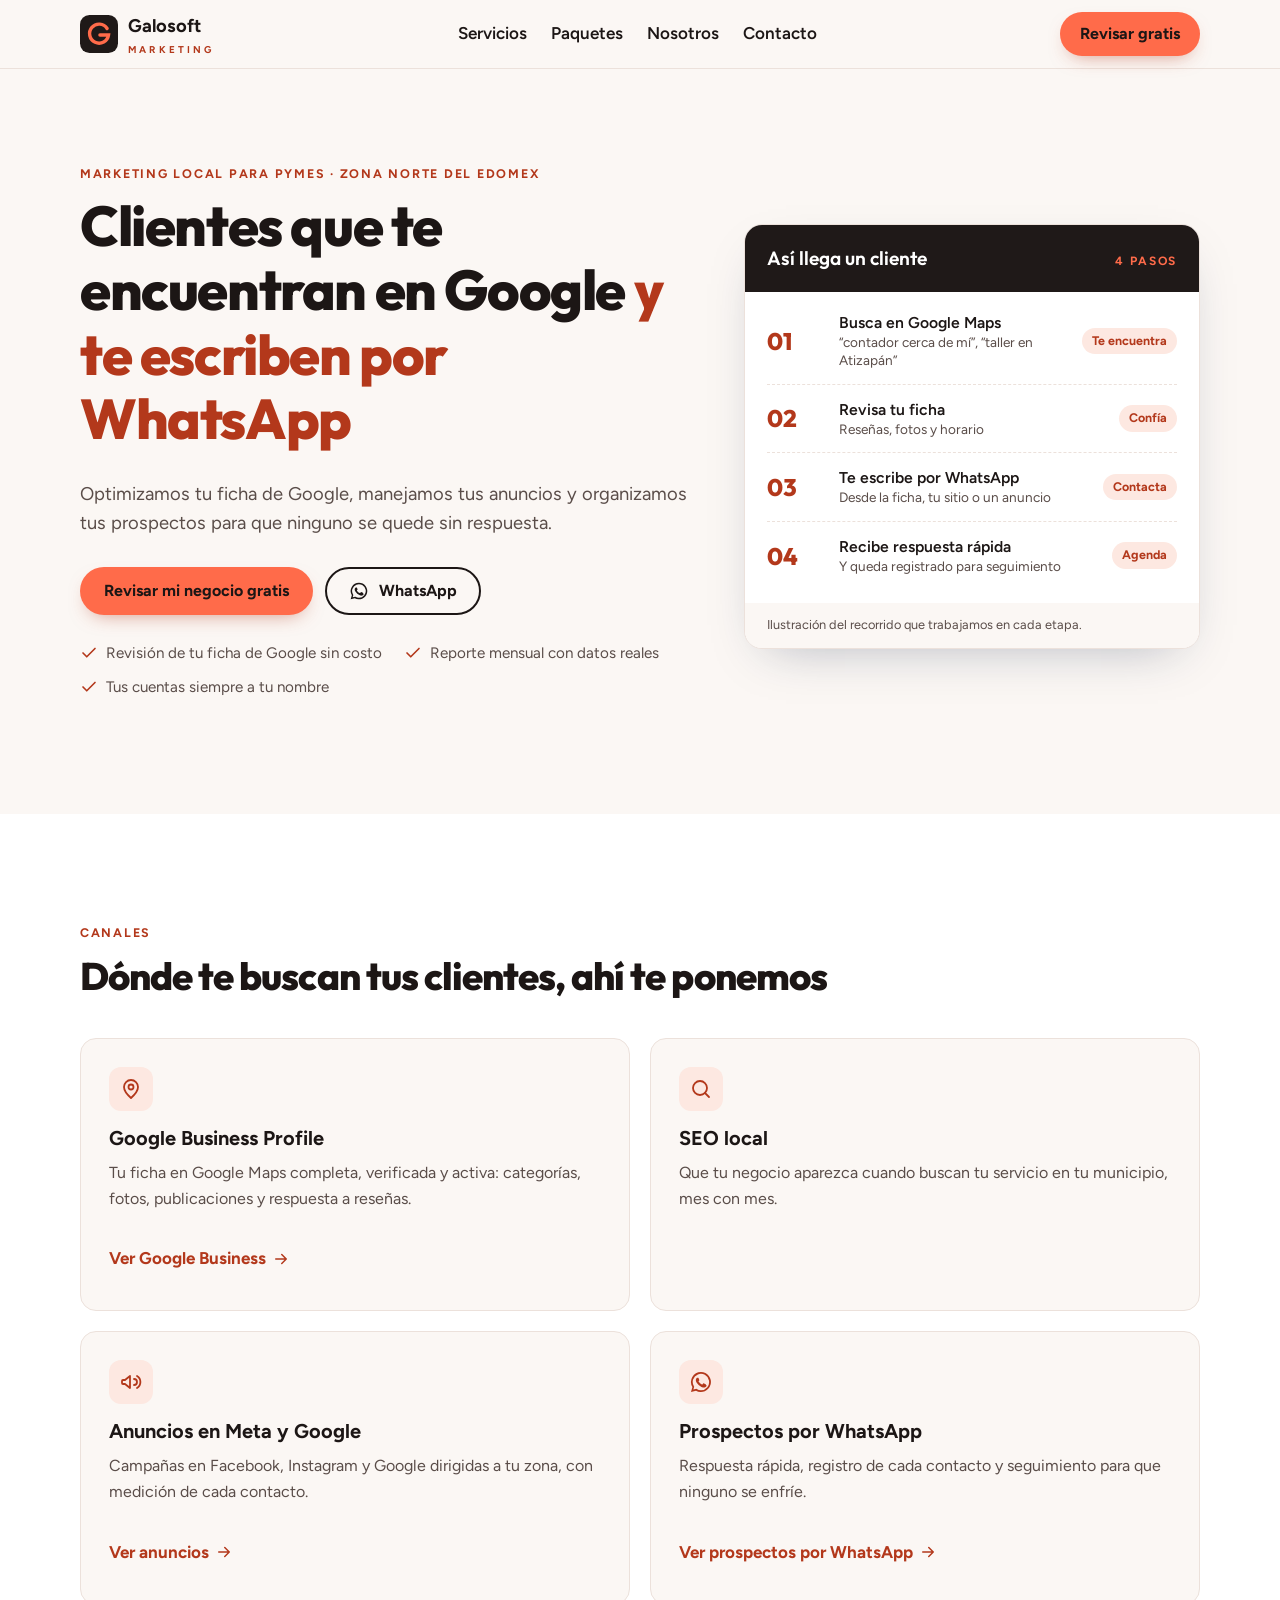
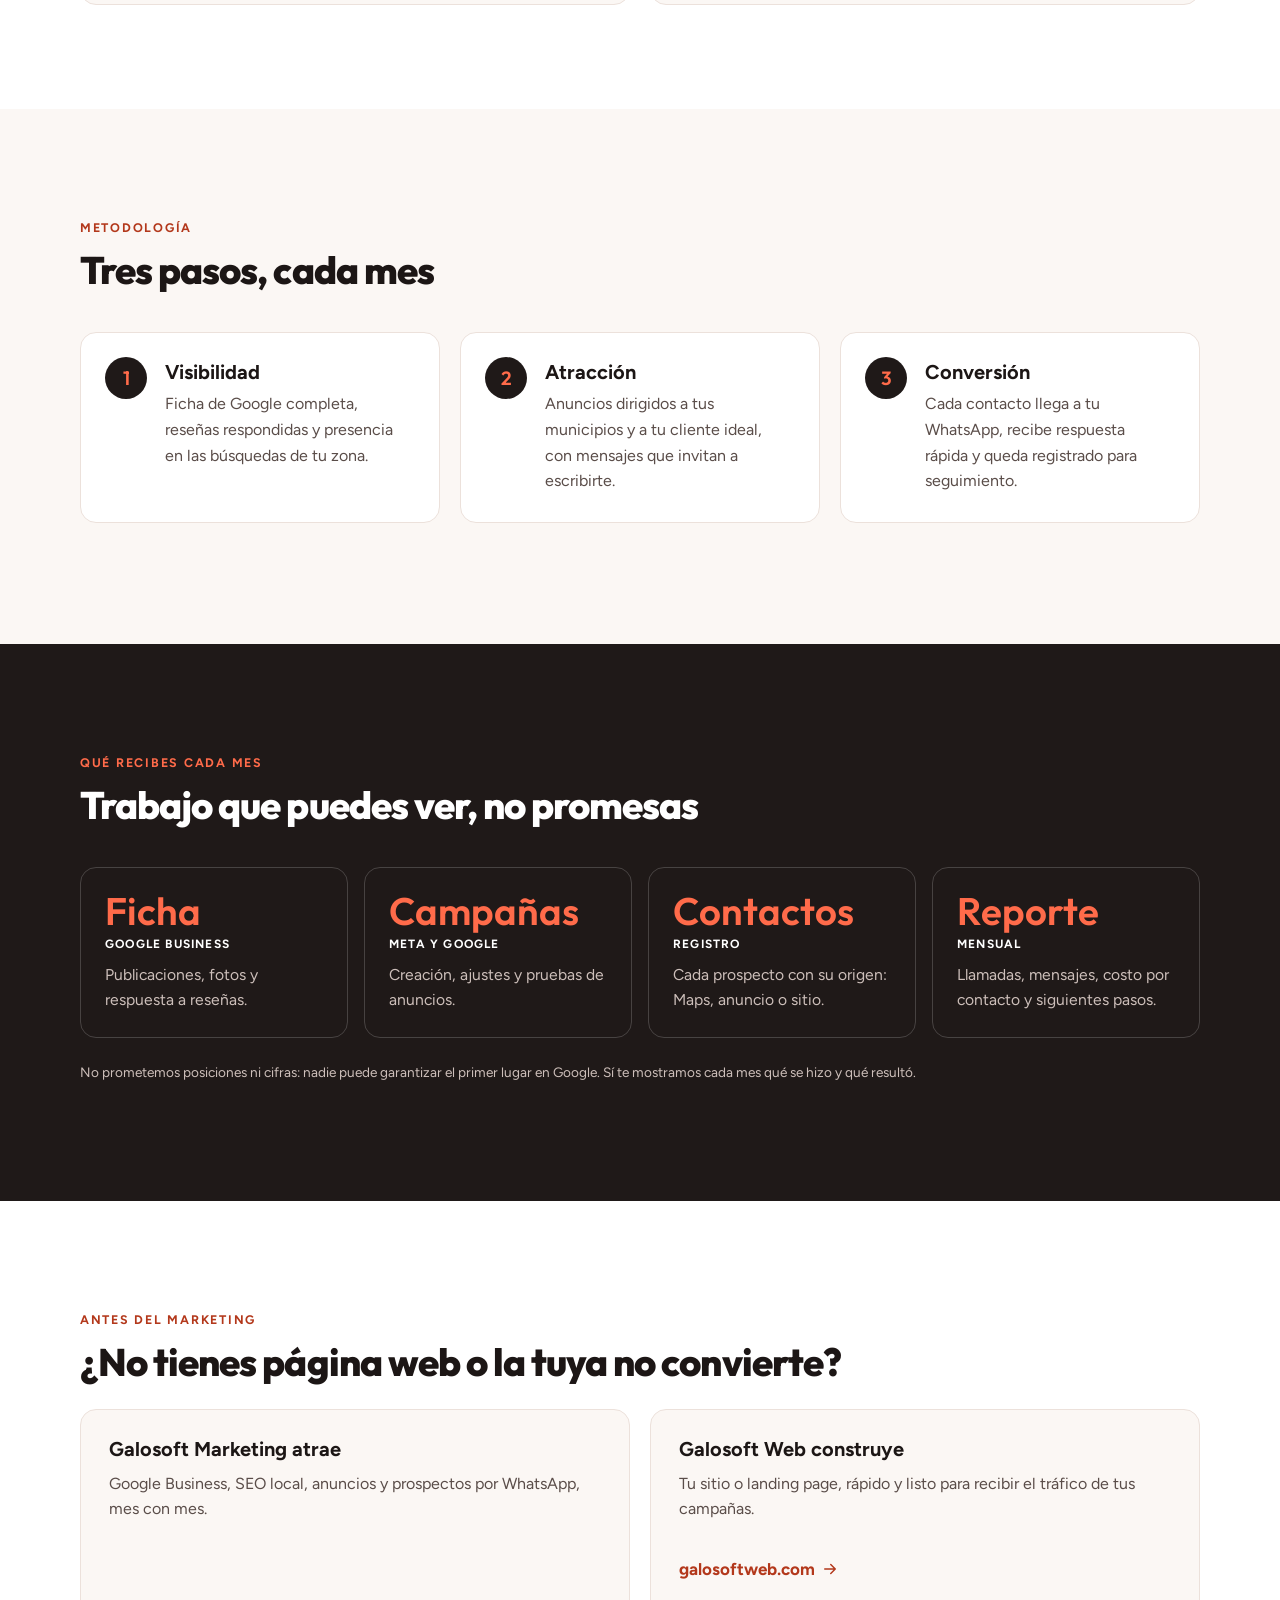
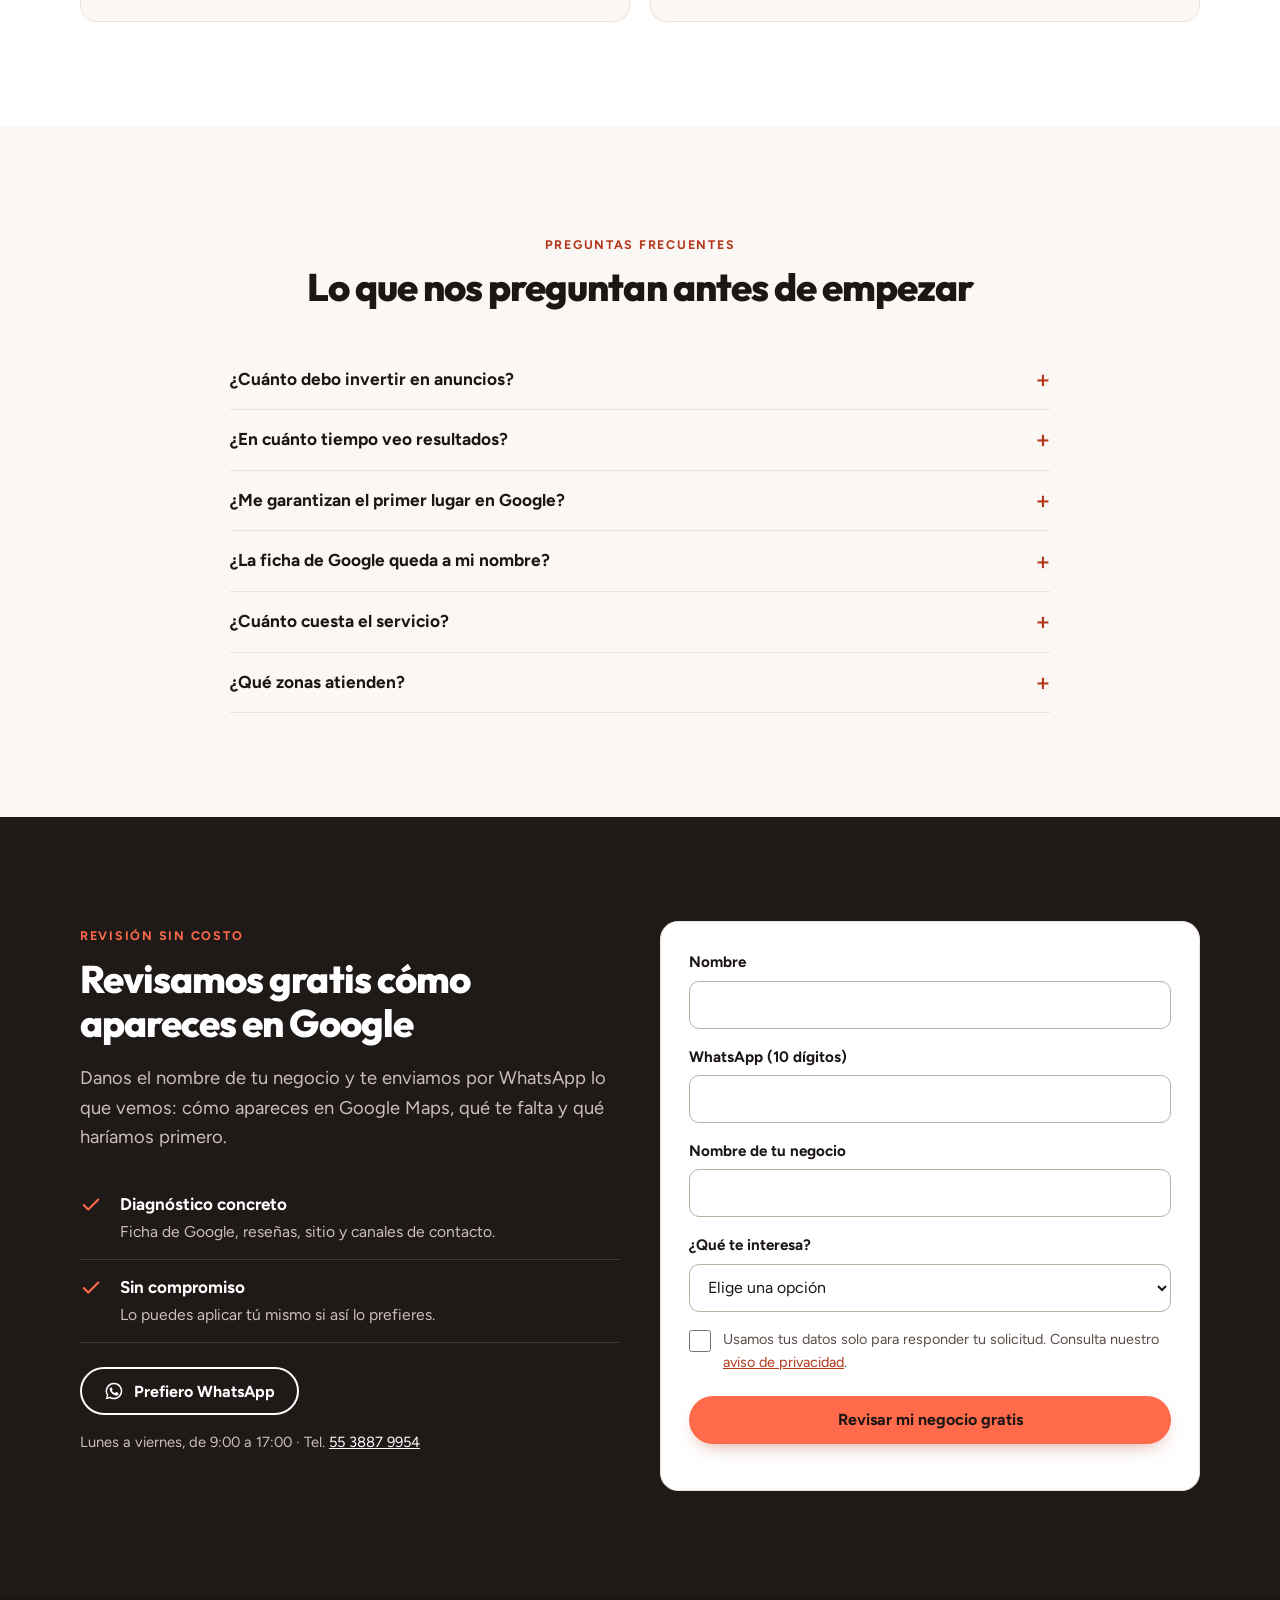
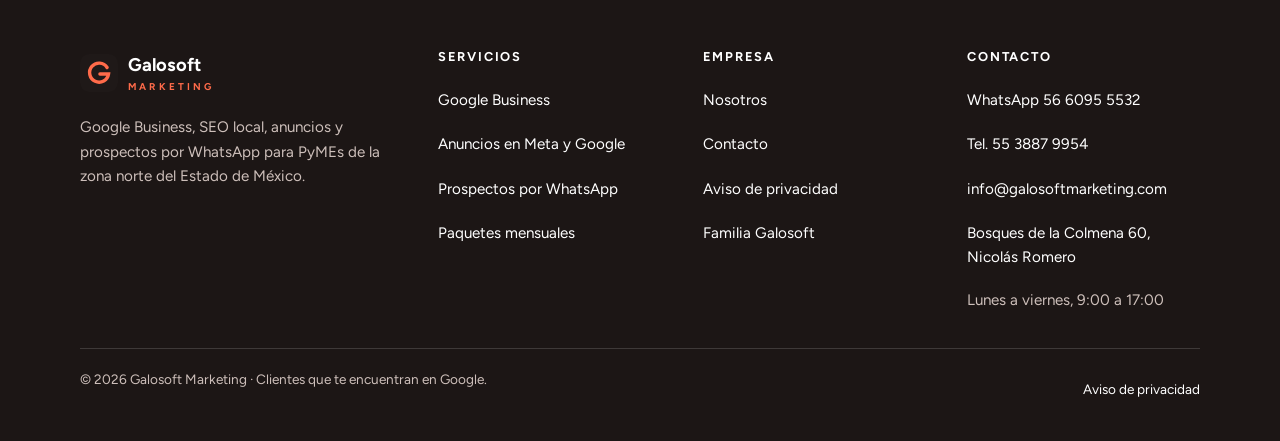
<file: index.html>
<!doctype html>
<html lang="es-MX">
<head>
<meta charset="utf-8">
<meta name="viewport" content="width=device-width,initial-scale=1">
<title>Marketing local y Google Maps para PyMEs en Atizapán | Galosoft</title>
<meta name="description" content="Aparece en Google Maps y recibe más prospectos por WhatsApp: Google Business, SEO local y anuncios para PyMEs de Atizapán, Nicolás Romero y la zona norte.">
<link rel="canonical" href="https://galosoftmarketing.com/">
<meta property="og:type" content="website">
<meta property="og:locale" content="es_MX">
<meta property="og:site_name" content="Galosoft Marketing">
<meta property="og:title" content="Marketing local y Google Maps para PyMEs en Atizapán | Galosoft">
<meta property="og:description" content="Aparece en Google Maps y recibe más prospectos por WhatsApp: Google Business, SEO local y anuncios para PyMEs de Atizapán, Nicolás Romero y la zona norte.">
<meta property="og:url" content="https://galosoftmarketing.com/">
<meta property="og:image" content="https://galosoftmarketing.com/assets/og-marketing.png">
<meta property="og:image:width" content="1200"><meta property="og:image:height" content="630">
<meta name="twitter:card" content="summary_large_image">
<meta name="theme-color" content="#1F1918">
<link rel="icon" href="assets/favicon.svg" type="image/svg+xml">
<link rel="apple-touch-icon" href="assets/apple-touch-icon.png">
<link rel="preconnect" href="https://fonts.googleapis.com">
<link rel="preconnect" href="https://fonts.gstatic.com" crossorigin>
<link rel="stylesheet" href="https://fonts.googleapis.com/css2?family=Outfit:wght@800&family=Figtree:wght@400;600;700&display=swap">
<link rel="stylesheet" href="assets/styles.css">
<script type="application/ld+json">{"@context": "https://schema.org", "@type": "ProfessionalService", "@id": "https://galosoftmarketing.com/#negocio", "name": "Galosoft Marketing", "description": "Marketing local para PyMEs: Google Business Profile, SEO local, anuncios en Meta y Google y captación de prospectos por WhatsApp.", "knowsAbout": ["SEO local", "Google Business Profile", "Publicidad en Meta", "Google Ads"], "url": "https://galosoftmarketing.com/", "image": "https://galosoftmarketing.com/assets/og-marketing.png", "logo": "https://galosoftmarketing.com/assets/apple-touch-icon.png", "telephone": "+52525660955532", "email": "info@galosoftmarketing.com", "address": {"@type": "PostalAddress", "streetAddress": "Bosques de la Colmena 60", "addressLocality": "Nicolás Romero", "addressRegion": "Estado de México", "postalCode": "54474", "addressCountry": "MX"}, "areaServed": [{"@type": "City", "name": "Nicolás Romero"}, {"@type": "City", "name": "Atizapán de Zaragoza"}, {"@type": "City", "name": "Naucalpan de Juárez"}, {"@type": "City", "name": "Tlalnepantla de Baz"}, {"@type": "City", "name": "Cuautitlán Izcalli"}], "openingHoursSpecification": [{"@type": "OpeningHoursSpecification", "dayOfWeek": ["Monday", "Tuesday", "Wednesday", "Thursday", "Friday"], "opens": "09:00", "closes": "17:00"}], "founder": {"@type": "Person", "name": "José Trinidad García López"}, "parentOrganization": {"@type": "Organization", "name": "Galosoft", "url": "https://galosoft.com"}, "contactPoint": [{"@type": "ContactPoint", "telephone": "+52525660955532", "contactType": "sales", "availableLanguage": "es"}, {"@type": "ContactPoint", "telephone": "+525538879954", "contactType": "customer service", "availableLanguage": "es"}]}</script>
</head>
<body>
<a class="skip" href="#main">Saltar al contenido</a>
<header class="hdr"><div class="wrap"><a class="brand" href="index.html" aria-label="Galosoft Marketing, inicio"><svg viewBox="0 0 40 40" aria-hidden="true"><rect width="40" height="40" rx="10" fill="#1F1918"/><path d="M28.5 14.2A10 10 0 1 0 30 21h-9" fill="none" stroke="#FF6B4A" stroke-width="3.6" stroke-linecap="round"/></svg><span><b>Galosoft</b><small>MARKETING</small></span></a>
<nav class="nav" aria-label="Principal"><a href="servicios.html">Servicios</a><a href="paquetes.html">Paquetes</a><a href="nosotros.html">Nosotros</a><a href="contacto.html">Contacto</a></nav>
<div class="hdr-cta"><a class="btn btn--primary" href="#diagnostico">Revisar gratis</a>
<button class="menu-btn" type="button" aria-expanded="false" aria-controls="mnav" aria-label="Abrir menú"><svg viewBox="0 0 24 24" fill="none" stroke="currentColor" stroke-width="2" stroke-linecap="round" aria-hidden="true"><path d="M4 7h16M4 12h16M4 17h16"/></svg></button></div></div>
<nav class="mnav" id="mnav" aria-label="Menú móvil"><a href="index.html">Inicio</a><a href="servicios.html">Servicios</a><a href="paquetes.html">Paquetes</a><a href="nosotros.html">Nosotros</a><a href="contacto.html">Contacto</a></nav></header>
<main id="main">
<section class="hero"><div class="wrap grid">
<div><span class="kicker">Marketing local para PyMEs · Zona norte del Edomex</span>
<h1>Clientes que te encuentran en Google <em>y te escriben por WhatsApp</em></h1>
<p class="lead">Optimizamos tu ficha de Google, manejamos tus anuncios y organizamos tus prospectos para que ninguno se quede sin respuesta.</p>
<div class="actions"><a class="btn btn--primary" href="#diagnostico">Revisar mi negocio gratis</a>
<a class="btn btn--ghost" href="https://wa.me/525660955532?text=Hola%2C%20vengo%20de%20la%20p%C3%A1gina%20de%20Galosoft%20Marketing%20y%20quiero%20que%20revisen%20mi%20negocio%20en%20Google."><svg viewBox="0 0 24 24" fill="currentColor" aria-hidden="true"><path d="M12 2a10 10 0 0 0-8.6 15.1L2 22l5-1.3A10 10 0 1 0 12 2Zm0 18.2c-1.5 0-3-.4-4.3-1.2l-.3-.2-3 .8.8-2.9-.2-.3A8.2 8.2 0 1 1 12 20.2Zm4.5-6.1c-.2-.1-1.5-.7-1.7-.8-.2-.1-.4-.1-.6.1l-.8 1c-.1.2-.3.2-.5.1a6.7 6.7 0 0 1-3.3-2.9c-.3-.4.2-.4.7-1.3.1-.2 0-.3 0-.4l-.8-1.8c-.2-.5-.4-.4-.6-.4h-.5a1 1 0 0 0-.7.3 3 3 0 0 0-.9 2.2 5.2 5.2 0 0 0 1.1 2.7 11.8 11.8 0 0 0 4.5 4c1.7.7 2.3.8 3.2.6a2.7 2.7 0 0 0 1.8-1.3c.2-.4.2-.8.1-.9l-.5-.3Z"/></svg>WhatsApp</a></div>
<ul class="proof"><li><svg viewBox="0 0 24 24" fill="none" stroke="currentColor" stroke-width="2.2" stroke-linecap="round" stroke-linejoin="round" aria-hidden="true"><path d="M20 6 9 17l-5-5"/></svg>Revisión de tu ficha de Google sin costo</li><li><svg viewBox="0 0 24 24" fill="none" stroke="currentColor" stroke-width="2.2" stroke-linecap="round" stroke-linejoin="round" aria-hidden="true"><path d="M20 6 9 17l-5-5"/></svg>Reporte mensual con datos reales</li><li><svg viewBox="0 0 24 24" fill="none" stroke="currentColor" stroke-width="2.2" stroke-linecap="round" stroke-linejoin="round" aria-hidden="true"><path d="M20 6 9 17l-5-5"/></svg>Tus cuentas siempre a tu nombre</li></ul></div>
<aside class="ledger" aria-label="Recorrido de un prospecto">
<header><b>Así llega un cliente</b><span>4 pasos</span></header>
<ol>
<li><span class="day">01</span><span class="what">Busca en Google Maps<small>“contador cerca de mí”, “taller en Atizapán”</small></span><span class="ok">Te encuentra</span></li>
<li><span class="day">02</span><span class="what">Revisa tu ficha<small>Reseñas, fotos y horario</small></span><span class="ok">Confía</span></li>
<li><span class="day">03</span><span class="what">Te escribe por WhatsApp<small>Desde la ficha, tu sitio o un anuncio</small></span><span class="ok">Contacta</span></li>
<li><span class="day">04</span><span class="what">Recibe respuesta rápida<small>Y queda registrado para seguimiento</small></span><span class="ok">Agenda</span></li>
</ol>
<footer>Ilustración del recorrido que trabajamos en cada etapa.</footer>
</aside></div></section>

<section class="sec sec--white"><div class="wrap">
<span class="kicker">Canales</span>
<h2>Dónde te buscan tus clientes, ahí te ponemos</h2>
<div class="cards">
<article class="card"><div class="ico"><svg viewBox="0 0 24 24" fill="none" stroke="currentColor" stroke-width="1.8" stroke-linecap="round" stroke-linejoin="round" aria-hidden="true"><path d="M12 21s-7-6.2-7-11a7 7 0 0 1 14 0c0 4.8-7 11-7 11Z"/><circle cx="12" cy="10" r="2.5"/></svg></div><h3>Google Business Profile</h3><p>Tu ficha en Google Maps completa, verificada y activa: categorías, fotos, publicaciones y respuesta a reseñas.</p><a class="more" href="google-business.html">Ver Google Business <svg viewBox="0 0 24 24" fill="none" stroke="currentColor" stroke-width="2" stroke-linecap="round" stroke-linejoin="round" aria-hidden="true" width="18" height="18"><path d="M5 12h14M13 6l6 6-6 6"/></svg></a></article>
<article class="card"><div class="ico"><svg viewBox="0 0 24 24" fill="none" stroke="currentColor" stroke-width="1.8" stroke-linecap="round" stroke-linejoin="round" aria-hidden="true"><circle cx="11" cy="11" r="7"/><path d="m20 20-4-4"/></svg></div><h3>SEO local</h3><p>Que tu negocio aparezca cuando buscan tu servicio en tu municipio, mes con mes.</p></article>
<article class="card"><div class="ico"><svg viewBox="0 0 24 24" fill="none" stroke="currentColor" stroke-width="1.8" stroke-linecap="round" stroke-linejoin="round" aria-hidden="true"><path d="M3 11v2a1 1 0 0 0 1 1h2l5 4V6L6 10H4a1 1 0 0 0-1 1ZM15 9a3 3 0 0 1 0 6M18 6a7 7 0 0 1 0 12"/></svg></div><h3>Anuncios en Meta y Google</h3><p>Campañas en Facebook, Instagram y Google dirigidas a tu zona, con medición de cada contacto.</p><a class="more" href="anuncios.html">Ver anuncios <svg viewBox="0 0 24 24" fill="none" stroke="currentColor" stroke-width="2" stroke-linecap="round" stroke-linejoin="round" aria-hidden="true" width="18" height="18"><path d="M5 12h14M13 6l6 6-6 6"/></svg></a></article>
<article class="card"><div class="ico"><svg viewBox="0 0 24 24" fill="currentColor" aria-hidden="true"><path d="M12 2a10 10 0 0 0-8.6 15.1L2 22l5-1.3A10 10 0 1 0 12 2Zm0 18.2c-1.5 0-3-.4-4.3-1.2l-.3-.2-3 .8.8-2.9-.2-.3A8.2 8.2 0 1 1 12 20.2Zm4.5-6.1c-.2-.1-1.5-.7-1.7-.8-.2-.1-.4-.1-.6.1l-.8 1c-.1.2-.3.2-.5.1a6.7 6.7 0 0 1-3.3-2.9c-.3-.4.2-.4.7-1.3.1-.2 0-.3 0-.4l-.8-1.8c-.2-.5-.4-.4-.6-.4h-.5a1 1 0 0 0-.7.3 3 3 0 0 0-.9 2.2 5.2 5.2 0 0 0 1.1 2.7 11.8 11.8 0 0 0 4.5 4c1.7.7 2.3.8 3.2.6a2.7 2.7 0 0 0 1.8-1.3c.2-.4.2-.8.1-.9l-.5-.3Z"/></svg></div><h3>Prospectos por WhatsApp</h3><p>Respuesta rápida, registro de cada contacto y seguimiento para que ninguno se enfríe.</p><a class="more" href="prospectos-whatsapp.html">Ver prospectos por WhatsApp <svg viewBox="0 0 24 24" fill="none" stroke="currentColor" stroke-width="2" stroke-linecap="round" stroke-linejoin="round" aria-hidden="true" width="18" height="18"><path d="M5 12h14M13 6l6 6-6 6"/></svg></a></article>
</div></div></section>

<section class="sec"><div class="wrap">
<span class="kicker">Metodología</span>
<h2>Tres pasos, cada mes</h2>
<ol class="steps">
<li><h3>Visibilidad</h3><p>Ficha de Google completa, reseñas respondidas y presencia en las búsquedas de tu zona.</p></li>
<li><h3>Atracción</h3><p>Anuncios dirigidos a tus municipios y a tu cliente ideal, con mensajes que invitan a escribirte.</p></li>
<li><h3>Conversión</h3><p>Cada contacto llega a tu WhatsApp, recibe respuesta rápida y queda registrado para seguimiento.</p></li>
</ol></div></section>

<section class="sec sec--navy"><div class="wrap">
<span class="kicker">Qué recibes cada mes</span>
<h2>Trabajo que puedes ver, no promesas</h2>
<div class="cal">
<div><b>Ficha</b><span>Google Business</span><p>Publicaciones, fotos y respuesta a reseñas.</p></div>
<div><b>Campañas</b><span>Meta y Google</span><p>Creación, ajustes y pruebas de anuncios.</p></div>
<div><b>Contactos</b><span>Registro</span><p>Cada prospecto con su origen: Maps, anuncio o sitio.</p></div>
<div><b>Reporte</b><span>Mensual</span><p>Llamadas, mensajes, costo por contacto y siguientes pasos.</p></div>
</div>
<p class="fine">No prometemos posiciones ni cifras: nadie puede garantizar el primer lugar en Google. Sí te mostramos cada mes qué se hizo y qué resultó.</p>
</div></section>
<!-- CASOS: publicar solo con autorización del cliente y cifras reales medidas.
<section class="sec sec--white"><div class="wrap"><span class="kicker">Resultados</span><h2>[DATO REAL: caso de cliente]</h2></div></section> -->

<section class="sec sec--white"><div class="wrap">
<span class="kicker">Antes del marketing</span><h2>¿No tienes página web o la tuya no convierte?</h2>
<div class="boundary" style="display:grid;gap:20px;margin-top:24px">
<article class="card"><h3>Galosoft Marketing atrae</h3><p>Google Business, SEO local, anuncios y prospectos por WhatsApp, mes con mes.</p></article>
<article class="card"><h3>Galosoft Web construye</h3><p>Tu sitio o landing page, rápido y listo para recibir el tráfico de tus campañas.</p><a class="more" href="https://galosoftweb.com">galosoftweb.com <svg viewBox="0 0 24 24" fill="none" stroke="currentColor" stroke-width="2" stroke-linecap="round" stroke-linejoin="round" aria-hidden="true" width="18" height="18"><path d="M5 12h14M13 6l6 6-6 6"/></svg></a></article>
</div></div></section>

<section class="sec"><div class="wrap">
<div class="center"><span class="kicker">Preguntas frecuentes</span><h2>Lo que nos preguntan antes de empezar</h2></div>
<div class="faq">
<details><summary>¿Cuánto debo invertir en anuncios?</summary><p>Depende de tu giro, tu zona y tu competencia. Empezamos con un presupuesto de prueba y lo ajustamos con los datos de las primeras semanas. La inversión en anuncios se paga directamente a Meta o Google.</p></details>
<details><summary>¿En cuánto tiempo veo resultados?</summary><p>Los anuncios pueden generar contactos desde los primeros días. Mejorar tu posición en Google Maps suele tomar semanas o meses, según la competencia de tu zona.</p></details>
<details><summary>¿Me garantizan el primer lugar en Google?</summary><p>No, y desconfía de quien lo prometa. Google decide las posiciones. Nosotros trabajamos lo que sí influye: ficha completa, reseñas, relevancia y actividad.</p></details>
<details><summary>¿La ficha de Google queda a mi nombre?</summary><p>Sí. Tú eres el propietario de tu ficha y de tus cuentas de anuncios; nosotros trabajamos con acceso de administrador.</p></details>
<details><summary>¿Cuánto cuesta el servicio?</summary><p>Depende del paquete y de los canales. Después de la revisión gratuita te enviamos una propuesta por escrito con vigencia de 15 días.</p></details>
<details><summary>¿Qué zonas atienden?</summary><p>Negocios de Nicolás Romero, Atizapán, Naucalpan, Tlalnepantla y Cuautitlán Izcalli.</p></details>
</div></div></section>
<section class="sec sec--navy" id="diagnostico"><div class="wrap cta-box">
<div><span class="kicker">Revisión sin costo</span><h2>Revisamos gratis cómo apareces en Google</h2>
<p class="lead">Danos el nombre de tu negocio y te enviamos por WhatsApp lo que vemos: cómo apareces en Google Maps, qué te falta y qué haríamos primero.</p>
<ul class="checks" style="margin:24px 0">
<li style="border-color:rgba(255,255,255,.14)"><svg viewBox="0 0 24 24" fill="none" stroke="currentColor" stroke-width="2.2" stroke-linecap="round" stroke-linejoin="round" aria-hidden="true"><path d="M20 6 9 17l-5-5"/></svg><div><b style="color:#fff">Diagnóstico concreto</b><span style="color:var(--on-navy-muted)">Ficha de Google, reseñas, sitio y canales de contacto.</span></div></li>
<li style="border-color:rgba(255,255,255,.14)"><svg viewBox="0 0 24 24" fill="none" stroke="currentColor" stroke-width="2.2" stroke-linecap="round" stroke-linejoin="round" aria-hidden="true"><path d="M20 6 9 17l-5-5"/></svg><div><b style="color:#fff">Sin compromiso</b><span style="color:var(--on-navy-muted)">Lo puedes aplicar tú mismo si así lo prefieres.</span></div></li>
</ul>
<div class="actions"><a class="btn btn--ghost" href="https://wa.me/525660955532?text=Hola%2C%20vengo%20de%20la%20p%C3%A1gina%20de%20Galosoft%20Marketing%20y%20quiero%20que%20revisen%20mi%20negocio%20en%20Google."><svg viewBox="0 0 24 24" fill="currentColor" aria-hidden="true"><path d="M12 2a10 10 0 0 0-8.6 15.1L2 22l5-1.3A10 10 0 1 0 12 2Zm0 18.2c-1.5 0-3-.4-4.3-1.2l-.3-.2-3 .8.8-2.9-.2-.3A8.2 8.2 0 1 1 12 20.2Zm4.5-6.1c-.2-.1-1.5-.7-1.7-.8-.2-.1-.4-.1-.6.1l-.8 1c-.1.2-.3.2-.5.1a6.7 6.7 0 0 1-3.3-2.9c-.3-.4.2-.4.7-1.3.1-.2 0-.3 0-.4l-.8-1.8c-.2-.5-.4-.4-.6-.4h-.5a1 1 0 0 0-.7.3 3 3 0 0 0-.9 2.2 5.2 5.2 0 0 0 1.1 2.7 11.8 11.8 0 0 0 4.5 4c1.7.7 2.3.8 3.2.6a2.7 2.7 0 0 0 1.8-1.3c.2-.4.2-.8.1-.9l-.5-.3Z"/></svg>Prefiero WhatsApp</a></div>
<p class="note" style="color:var(--on-navy-muted);margin-top:16px">Lunes a viernes, de 9:00 a 17:00 · Tel. <a href="tel:+525538879954" style="color:#fff">55 3887 9954</a></p></div>
<form class="form lead" novalidate data-origen="inicio">
<label>Nombre<input name="nombre" autocomplete="name" required></label>
<label>WhatsApp (10 dígitos)<input name="telefono" type="tel" inputmode="tel" autocomplete="tel-national" pattern="[0-9 ]{10,14}" required></label>
<label>Nombre de tu negocio<input name="negocio" autocomplete="organization" required></label>
<label>¿Qué te interesa?<select name="interes" required><option value="">Elige una opción</option><option value="google">Aparecer en Google Maps</option><option value="meta">Anuncios en Facebook e Instagram</option><option value="gads">Anuncios en Google</option><option value="whatsapp">Responder prospectos por WhatsApp</option><option value="asesoria">No sé, quiero asesoría</option></select></label>
<div class="hp" aria-hidden="true"><label>Sitio web<input name="sitio_web" tabindex="-1" autocomplete="off"></label></div>
<label class="consent"><input type="checkbox" name="acepto" value="si" required><span>Usamos tus datos solo para responder tu solicitud. Consulta nuestro <a href="aviso-de-privacidad.html">aviso de privacidad</a>.</span></label>
<button class="btn btn--primary" type="submit">Revisar mi negocio gratis</button>
<p class="lead-status" id="lead-status-inicio" role="status" aria-live="polite"></p>
</form>
</div></section>
</main>
<footer class="ftr"><div class="wrap">
<div class="cols">
<div><a class="brand" href="index.html" aria-label="Galosoft Marketing, inicio"><svg viewBox="0 0 40 40" aria-hidden="true"><rect width="40" height="40" rx="10" fill="#1F1918"/><path d="M28.5 14.2A10 10 0 1 0 30 21h-9" fill="none" stroke="#FF6B4A" stroke-width="3.6" stroke-linecap="round"/></svg><span><b>Galosoft</b><small>MARKETING</small></span></a><p style="margin-top:16px;max-width:34ch">Google Business, SEO local, anuncios y prospectos por WhatsApp para PyMEs de la zona norte del Estado de México.</p></div>
<div><h4>Servicios</h4><ul><li><a href="google-business.html">Google Business</a></li><li><a href="anuncios.html">Anuncios en Meta y Google</a></li><li><a href="prospectos-whatsapp.html">Prospectos por WhatsApp</a></li><li><a href="paquetes.html">Paquetes mensuales</a></li></ul></div>
<div><h4>Empresa</h4><ul><li><a href="nosotros.html">Nosotros</a></li><li><a href="contacto.html">Contacto</a></li><li><a href="aviso-de-privacidad.html">Aviso de privacidad</a></li><li><a href="https://galosoft.com">Familia Galosoft</a></li></ul></div>
<div><h4>Contacto</h4><ul><li><a href="https://wa.me/525660955532?text=Hola%2C%20vengo%20de%20la%20p%C3%A1gina%20de%20Galosoft%20Marketing%20y%20quiero%20informaci%C3%B3n.">WhatsApp 56 6095 5532</a></li><li><a href="tel:+525538879954">Tel. 55 3887 9954</a></li><li><a href="mailto:info@galosoftmarketing.com">info@galosoftmarketing.com</a></li><li><a href="https://www.google.com/maps/search/?api=1&query=Bosques%20de%20la%20Colmena%2060%2C%20Nicol%C3%A1s%20Romero%2C%2054474%2C%20Estado%20de%20M%C3%A9xico">Bosques de la Colmena 60, Nicolás Romero</a></li></ul><p style="margin:8px 0 0">Lunes a viernes, 9:00 a 17:00</p></div>
</div>
<div class="bottom"><span>© 2026 Galosoft Marketing · Clientes que te encuentran en Google.</span><a href="aviso-de-privacidad.html">Aviso de privacidad</a></div>
</div></footer>
<a class="wa-float" href="https://wa.me/525660955532?text=Hola%2C%20vengo%20de%20la%20p%C3%A1gina%20de%20Galosoft%20Marketing%20y%20quiero%20informaci%C3%B3n." aria-label="Escribir por WhatsApp"><svg viewBox="0 0 24 24" fill="currentColor" aria-hidden="true"><path d="M12 2a10 10 0 0 0-8.6 15.1L2 22l5-1.3A10 10 0 1 0 12 2Zm0 18.2c-1.5 0-3-.4-4.3-1.2l-.3-.2-3 .8.8-2.9-.2-.3A8.2 8.2 0 1 1 12 20.2Zm4.5-6.1c-.2-.1-1.5-.7-1.7-.8-.2-.1-.4-.1-.6.1l-.8 1c-.1.2-.3.2-.5.1a6.7 6.7 0 0 1-3.3-2.9c-.3-.4.2-.4.7-1.3.1-.2 0-.3 0-.4l-.8-1.8c-.2-.5-.4-.4-.6-.4h-.5a1 1 0 0 0-.7.3 3 3 0 0 0-.9 2.2 5.2 5.2 0 0 0 1.1 2.7 11.8 11.8 0 0 0 4.5 4c1.7.7 2.3.8 3.2.6a2.7 2.7 0 0 0 1.8-1.3c.2-.4.2-.8.1-.9l-.5-.3Z"/></svg></a>
<script src="assets/main.js" defer></script>
</body>
</html>
</file>
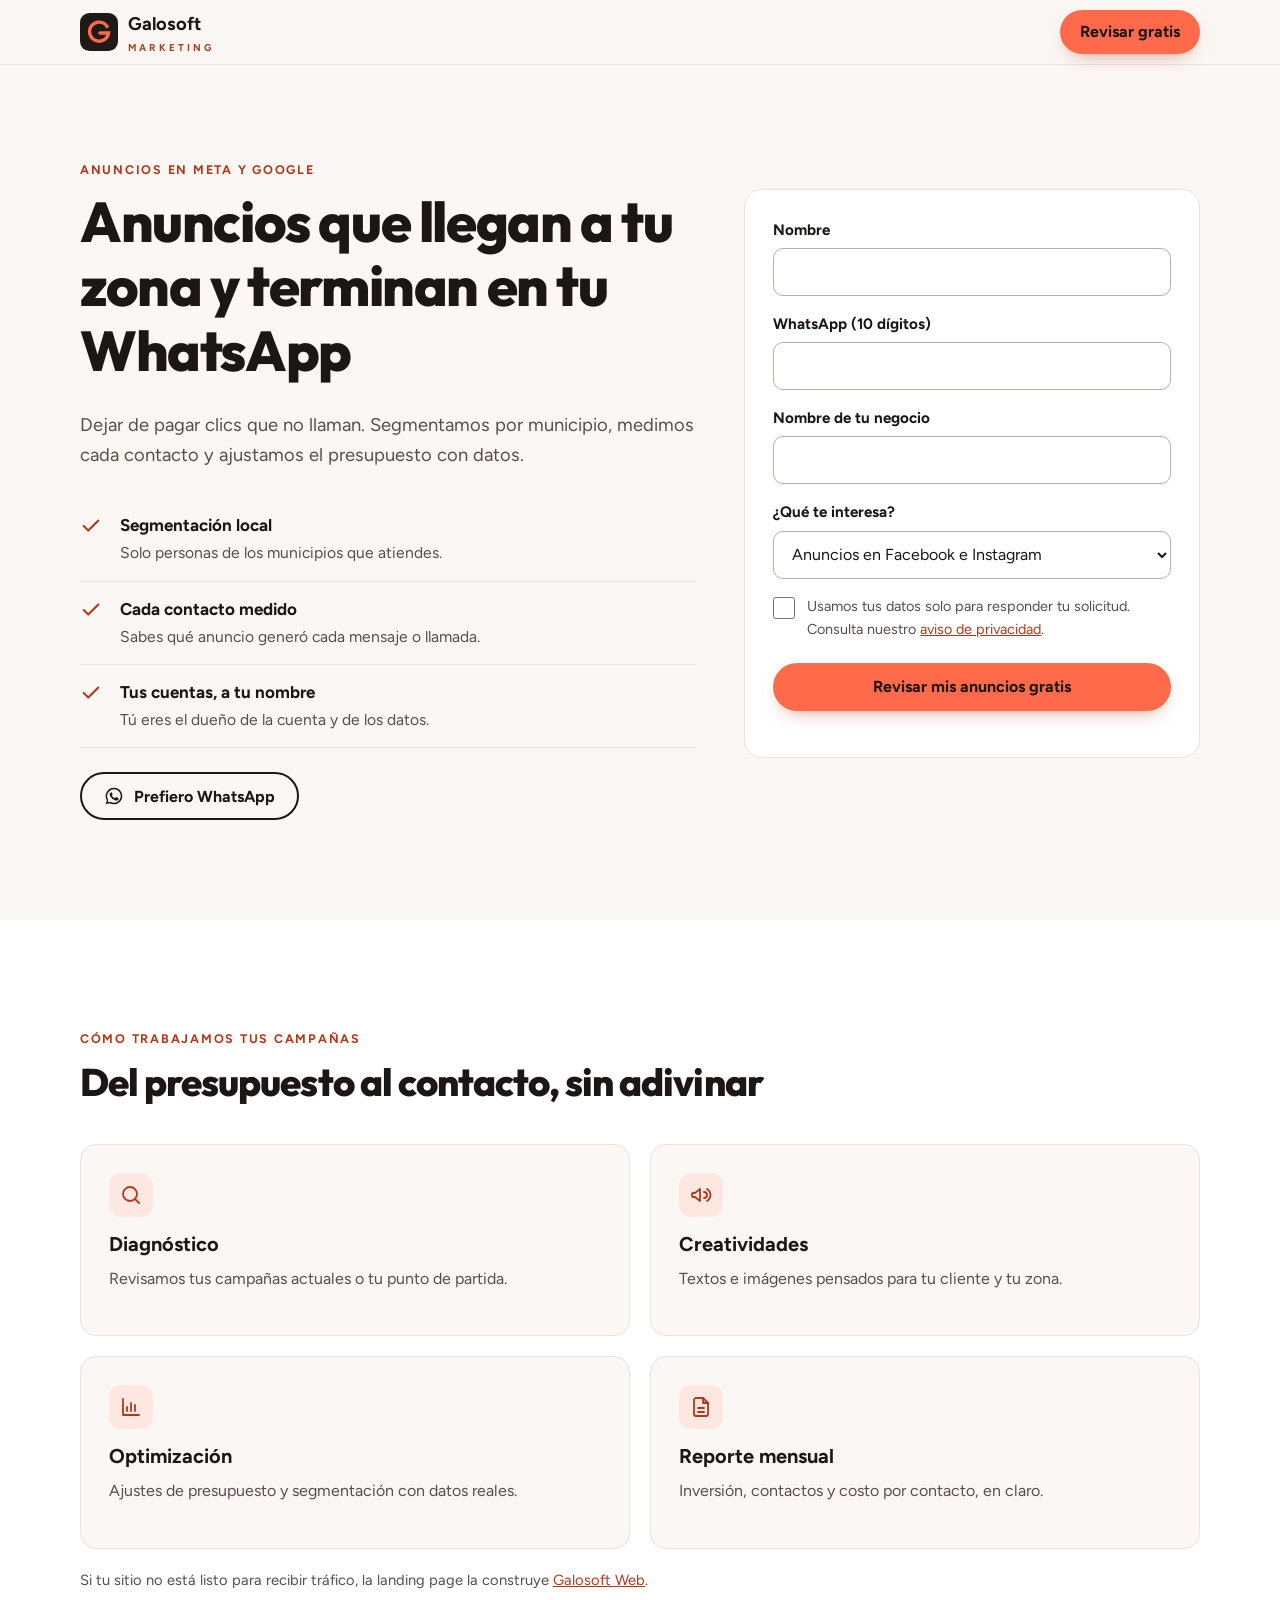
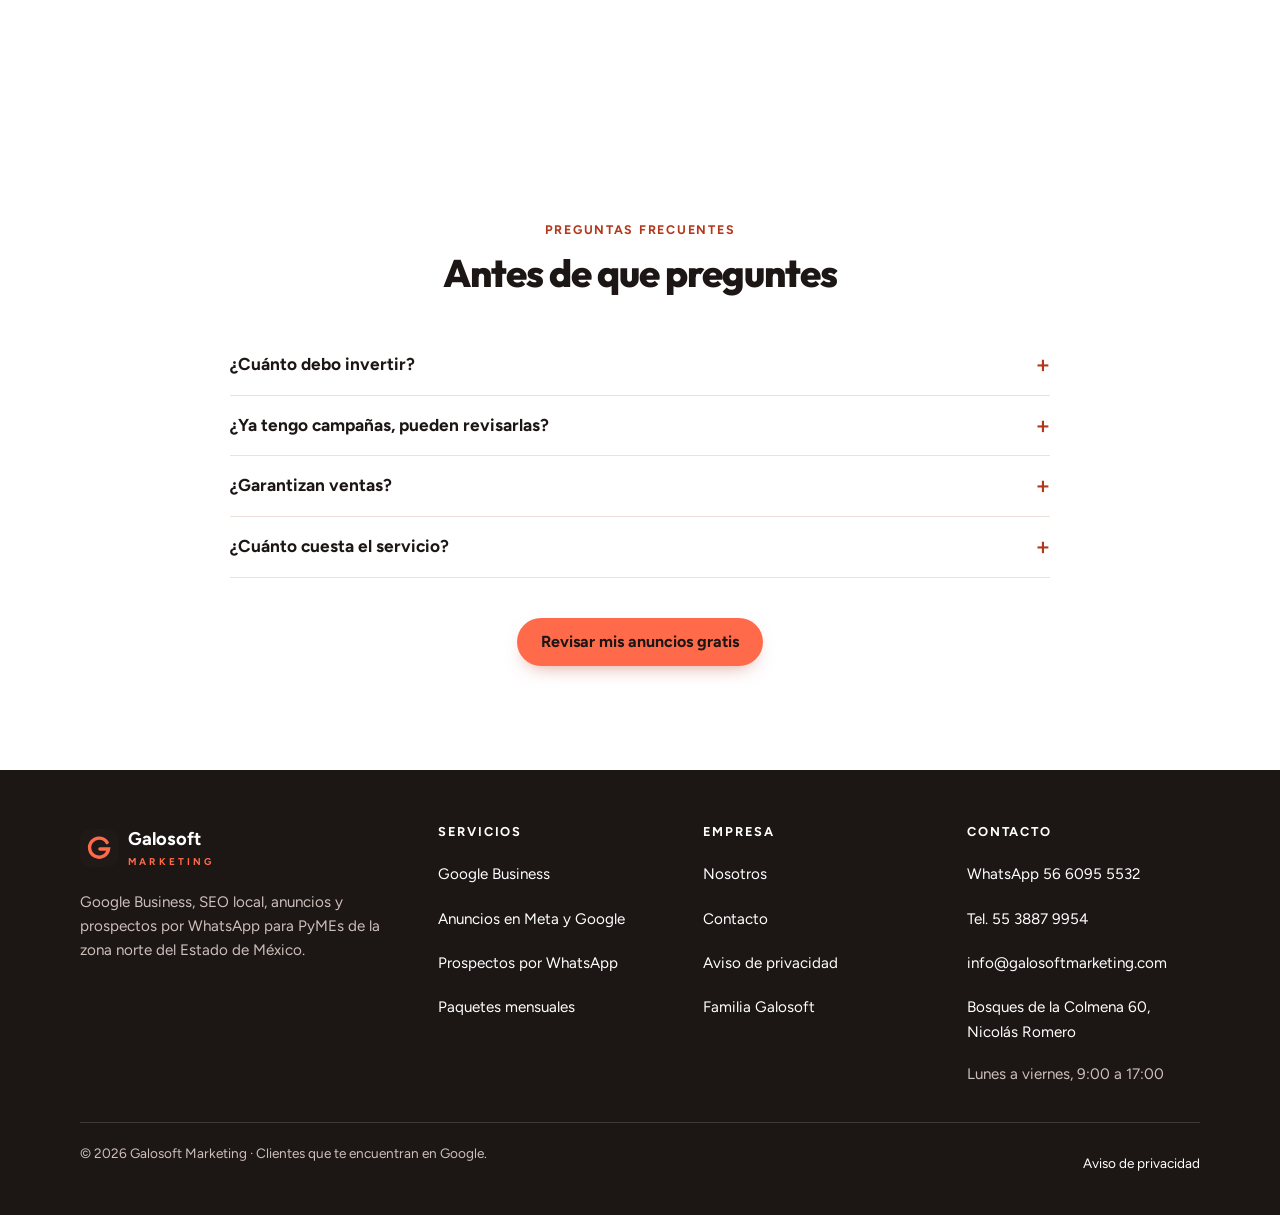
<file: anuncios.html>
<!doctype html>
<html lang="es-MX">
<head>
<meta charset="utf-8">
<meta name="viewport" content="width=device-width,initial-scale=1">
<title>Anuncios en Facebook, Instagram y Google para PyMEs | Galosoft</title>
<meta name="description" content="Campañas en Facebook, Instagram y Google dirigidas a tu municipio, con cada contacto medido hasta tu WhatsApp. Para PyMEs de la zona norte del Edomex.">
<link rel="canonical" href="https://galosoftmarketing.com/anuncios.html">
<meta property="og:type" content="website">
<meta property="og:locale" content="es_MX">
<meta property="og:site_name" content="Galosoft Marketing">
<meta property="og:title" content="Anuncios en Facebook, Instagram y Google para PyMEs | Galosoft">
<meta property="og:description" content="Campañas en Facebook, Instagram y Google dirigidas a tu municipio, con cada contacto medido hasta tu WhatsApp. Para PyMEs de la zona norte del Edomex.">
<meta property="og:url" content="https://galosoftmarketing.com/anuncios.html">
<meta property="og:image" content="https://galosoftmarketing.com/assets/og-marketing.png">
<meta property="og:image:width" content="1200"><meta property="og:image:height" content="630">
<meta name="twitter:card" content="summary_large_image">
<meta name="theme-color" content="#1F1918">
<link rel="icon" href="assets/favicon.svg" type="image/svg+xml">
<link rel="apple-touch-icon" href="assets/apple-touch-icon.png">
<link rel="preconnect" href="https://fonts.googleapis.com">
<link rel="preconnect" href="https://fonts.gstatic.com" crossorigin>
<link rel="stylesheet" href="https://fonts.googleapis.com/css2?family=Outfit:wght@800&family=Figtree:wght@400;600;700&display=swap">
<link rel="stylesheet" href="assets/styles.css">
</head>
<body>
<a class="skip" href="#main">Saltar al contenido</a>
<header class="hdr hdr--min"><div class="wrap"><a class="brand" href="index.html" aria-label="Galosoft Marketing, inicio"><svg viewBox="0 0 40 40" aria-hidden="true"><rect width="40" height="40" rx="10" fill="#1F1918"/><path d="M28.5 14.2A10 10 0 1 0 30 21h-9" fill="none" stroke="#FF6B4A" stroke-width="3.6" stroke-linecap="round"/></svg><span><b>Galosoft</b><small>MARKETING</small></span></a><div class="hdr-cta"><a class="btn btn--primary" href="#diagnostico">Revisar gratis</a></div></div></header>
<main id="main">
<section class="hero" id="diagnostico"><div class="wrap grid">
<div><span class="kicker">Anuncios en Meta y Google</span><h1>Anuncios que llegan a tu zona y terminan en tu WhatsApp</h1><p class="lead">Dejar de pagar clics que no llaman. Segmentamos por municipio, medimos cada contacto y ajustamos el presupuesto con datos.</p>
<ul class="checks" style="margin-bottom:24px"><li><svg viewBox="0 0 24 24" fill="none" stroke="currentColor" stroke-width="2.2" stroke-linecap="round" stroke-linejoin="round" aria-hidden="true"><path d="M20 6 9 17l-5-5"/></svg><div><b>Segmentación local</b><span>Solo personas de los municipios que atiendes.</span></div></li><li><svg viewBox="0 0 24 24" fill="none" stroke="currentColor" stroke-width="2.2" stroke-linecap="round" stroke-linejoin="round" aria-hidden="true"><path d="M20 6 9 17l-5-5"/></svg><div><b>Cada contacto medido</b><span>Sabes qué anuncio generó cada mensaje o llamada.</span></div></li><li><svg viewBox="0 0 24 24" fill="none" stroke="currentColor" stroke-width="2.2" stroke-linecap="round" stroke-linejoin="round" aria-hidden="true"><path d="M20 6 9 17l-5-5"/></svg><div><b>Tus cuentas, a tu nombre</b><span>Tú eres el dueño de la cuenta y de los datos.</span></div></li></ul>
<a class="btn btn--ghost" href="https://wa.me/525660955532?text=Hola%2C%20vengo%20de%20la%20p%C3%A1gina%20de%20Galosoft%20Marketing%20y%20quiero%20informaci%C3%B3n%20sobre%20anuncios."><svg viewBox="0 0 24 24" fill="currentColor" aria-hidden="true"><path d="M12 2a10 10 0 0 0-8.6 15.1L2 22l5-1.3A10 10 0 1 0 12 2Zm0 18.2c-1.5 0-3-.4-4.3-1.2l-.3-.2-3 .8.8-2.9-.2-.3A8.2 8.2 0 1 1 12 20.2Zm4.5-6.1c-.2-.1-1.5-.7-1.7-.8-.2-.1-.4-.1-.6.1l-.8 1c-.1.2-.3.2-.5.1a6.7 6.7 0 0 1-3.3-2.9c-.3-.4.2-.4.7-1.3.1-.2 0-.3 0-.4l-.8-1.8c-.2-.5-.4-.4-.6-.4h-.5a1 1 0 0 0-.7.3 3 3 0 0 0-.9 2.2 5.2 5.2 0 0 0 1.1 2.7 11.8 11.8 0 0 0 4.5 4c1.7.7 2.3.8 3.2.6a2.7 2.7 0 0 0 1.8-1.3c.2-.4.2-.8.1-.9l-.5-.3Z"/></svg>Prefiero WhatsApp</a></div>
<div><form class="form lead" novalidate data-origen="landing-anuncios">
<label>Nombre<input name="nombre" autocomplete="name" required></label>
<label>WhatsApp (10 dígitos)<input name="telefono" type="tel" inputmode="tel" autocomplete="tel-national" pattern="[0-9 ]{10,14}" required></label>
<label>Nombre de tu negocio<input name="negocio" autocomplete="organization" required></label>
<label>¿Qué te interesa?<select name="interes" required><option value="">Elige una opción</option><option value="google">Aparecer en Google Maps</option><option value="meta" selected>Anuncios en Facebook e Instagram</option><option value="gads">Anuncios en Google</option><option value="whatsapp">Responder prospectos por WhatsApp</option><option value="asesoria">No sé, quiero asesoría</option></select></label>
<div class="hp" aria-hidden="true"><label>Sitio web<input name="sitio_web" tabindex="-1" autocomplete="off"></label></div>
<label class="consent"><input type="checkbox" name="acepto" value="si" required><span>Usamos tus datos solo para responder tu solicitud. Consulta nuestro <a href="aviso-de-privacidad.html">aviso de privacidad</a>.</span></label>
<button class="btn btn--primary" type="submit">Revisar mis anuncios gratis</button>
<p class="lead-status" id="lead-status-landing-anuncios" role="status" aria-live="polite"></p>
</form></div></div></section>
<section class="sec sec--white"><div class="wrap">
<span class="kicker">Cómo trabajamos tus campañas</span><h2>Del presupuesto al contacto, sin adivinar</h2>
<div class="cards">
<article class="card"><div class="ico"><svg viewBox="0 0 24 24" fill="none" stroke="currentColor" stroke-width="1.8" stroke-linecap="round" stroke-linejoin="round" aria-hidden="true"><circle cx="11" cy="11" r="7"/><path d="m20 20-4-4"/></svg></div><h3>Diagnóstico</h3><p>Revisamos tus campañas actuales o tu punto de partida.</p></article>
<article class="card"><div class="ico"><svg viewBox="0 0 24 24" fill="none" stroke="currentColor" stroke-width="1.8" stroke-linecap="round" stroke-linejoin="round" aria-hidden="true"><path d="M3 11v2a1 1 0 0 0 1 1h2l5 4V6L6 10H4a1 1 0 0 0-1 1ZM15 9a3 3 0 0 1 0 6M18 6a7 7 0 0 1 0 12"/></svg></div><h3>Creatividades</h3><p>Textos e imágenes pensados para tu cliente y tu zona.</p></article>
<article class="card"><div class="ico"><svg viewBox="0 0 24 24" fill="none" stroke="currentColor" stroke-width="1.8" stroke-linecap="round" stroke-linejoin="round" aria-hidden="true"><path d="M4 20V4M4 20h16M8 16v-4M12 16V8M16 16v-6"/></svg></div><h3>Optimización</h3><p>Ajustes de presupuesto y segmentación con datos reales.</p></article>
<article class="card"><div class="ico"><svg viewBox="0 0 24 24" fill="none" stroke="currentColor" stroke-width="1.8" stroke-linecap="round" stroke-linejoin="round" aria-hidden="true"><path d="M14 3H7a2 2 0 0 0-2 2v14a2 2 0 0 0 2 2h10a2 2 0 0 0 2-2V8z"/><path d="M14 3v5h5M9 13h6M9 17h6"/></svg></div><h3>Reporte mensual</h3><p>Inversión, contactos y costo por contacto, en claro.</p></article>
</div>
<p class="note" style="margin-top:20px">Si tu sitio no está listo para recibir tráfico, la landing page la construye <a href="https://galosoftweb.com">Galosoft Web</a>.</p>
</div></section>
<section class="sec sec--white"><div class="wrap"><div class="center"><span class="kicker">Preguntas frecuentes</span><h2>Antes de que preguntes</h2></div><div class="faq"><details><summary>¿Cuánto debo invertir?</summary><p>Empezamos con un presupuesto de prueba según tu giro y zona, y lo ajustamos con datos. La inversión se paga directamente a Meta o Google.</p></details><details><summary>¿Ya tengo campañas, pueden revisarlas?</summary><p>Sí. Revisamos tu cuenta sin costo y te decimos qué está funcionando y qué está gastando de más.</p></details><details><summary>¿Garantizan ventas?</summary><p>No. Garantizamos el trabajo: campañas bien configuradas, medición de contactos y reporte claro.</p></details><details><summary>¿Cuánto cuesta el servicio?</summary><p>Te cotizamos por escrito, aparte de la inversión en anuncios.</p></details></div>
<div class="center" style="margin-top:40px"><a class="btn btn--primary" href="#diagnostico">Revisar mis anuncios gratis</a></div></div></section>
</main>
<footer class="ftr"><div class="wrap">
<div class="cols">
<div><a class="brand" href="index.html" aria-label="Galosoft Marketing, inicio"><svg viewBox="0 0 40 40" aria-hidden="true"><rect width="40" height="40" rx="10" fill="#1F1918"/><path d="M28.5 14.2A10 10 0 1 0 30 21h-9" fill="none" stroke="#FF6B4A" stroke-width="3.6" stroke-linecap="round"/></svg><span><b>Galosoft</b><small>MARKETING</small></span></a><p style="margin-top:16px;max-width:34ch">Google Business, SEO local, anuncios y prospectos por WhatsApp para PyMEs de la zona norte del Estado de México.</p></div>
<div><h4>Servicios</h4><ul><li><a href="google-business.html">Google Business</a></li><li><a href="anuncios.html">Anuncios en Meta y Google</a></li><li><a href="prospectos-whatsapp.html">Prospectos por WhatsApp</a></li><li><a href="paquetes.html">Paquetes mensuales</a></li></ul></div>
<div><h4>Empresa</h4><ul><li><a href="nosotros.html">Nosotros</a></li><li><a href="contacto.html">Contacto</a></li><li><a href="aviso-de-privacidad.html">Aviso de privacidad</a></li><li><a href="https://galosoft.com">Familia Galosoft</a></li></ul></div>
<div><h4>Contacto</h4><ul><li><a href="https://wa.me/525660955532?text=Hola%2C%20vengo%20de%20la%20p%C3%A1gina%20de%20Galosoft%20Marketing%20y%20quiero%20informaci%C3%B3n%20sobre%20anuncios.">WhatsApp 56 6095 5532</a></li><li><a href="tel:+525538879954">Tel. 55 3887 9954</a></li><li><a href="mailto:info@galosoftmarketing.com">info@galosoftmarketing.com</a></li><li><a href="https://www.google.com/maps/search/?api=1&query=Bosques%20de%20la%20Colmena%2060%2C%20Nicol%C3%A1s%20Romero%2C%2054474%2C%20Estado%20de%20M%C3%A9xico">Bosques de la Colmena 60, Nicolás Romero</a></li></ul><p style="margin:8px 0 0">Lunes a viernes, 9:00 a 17:00</p></div>
</div>
<div class="bottom"><span>© 2026 Galosoft Marketing · Clientes que te encuentran en Google.</span><a href="aviso-de-privacidad.html">Aviso de privacidad</a></div>
</div></footer>
<a class="wa-float" href="https://wa.me/525660955532?text=Hola%2C%20vengo%20de%20la%20p%C3%A1gina%20de%20Galosoft%20Marketing%20y%20quiero%20informaci%C3%B3n%20sobre%20anuncios." aria-label="Escribir por WhatsApp"><svg viewBox="0 0 24 24" fill="currentColor" aria-hidden="true"><path d="M12 2a10 10 0 0 0-8.6 15.1L2 22l5-1.3A10 10 0 1 0 12 2Zm0 18.2c-1.5 0-3-.4-4.3-1.2l-.3-.2-3 .8.8-2.9-.2-.3A8.2 8.2 0 1 1 12 20.2Zm4.5-6.1c-.2-.1-1.5-.7-1.7-.8-.2-.1-.4-.1-.6.1l-.8 1c-.1.2-.3.2-.5.1a6.7 6.7 0 0 1-3.3-2.9c-.3-.4.2-.4.7-1.3.1-.2 0-.3 0-.4l-.8-1.8c-.2-.5-.4-.4-.6-.4h-.5a1 1 0 0 0-.7.3 3 3 0 0 0-.9 2.2 5.2 5.2 0 0 0 1.1 2.7 11.8 11.8 0 0 0 4.5 4c1.7.7 2.3.8 3.2.6a2.7 2.7 0 0 0 1.8-1.3c.2-.4.2-.8.1-.9l-.5-.3Z"/></svg></a>
<script src="assets/main.js" defer></script>
</body>
</html>
</file>
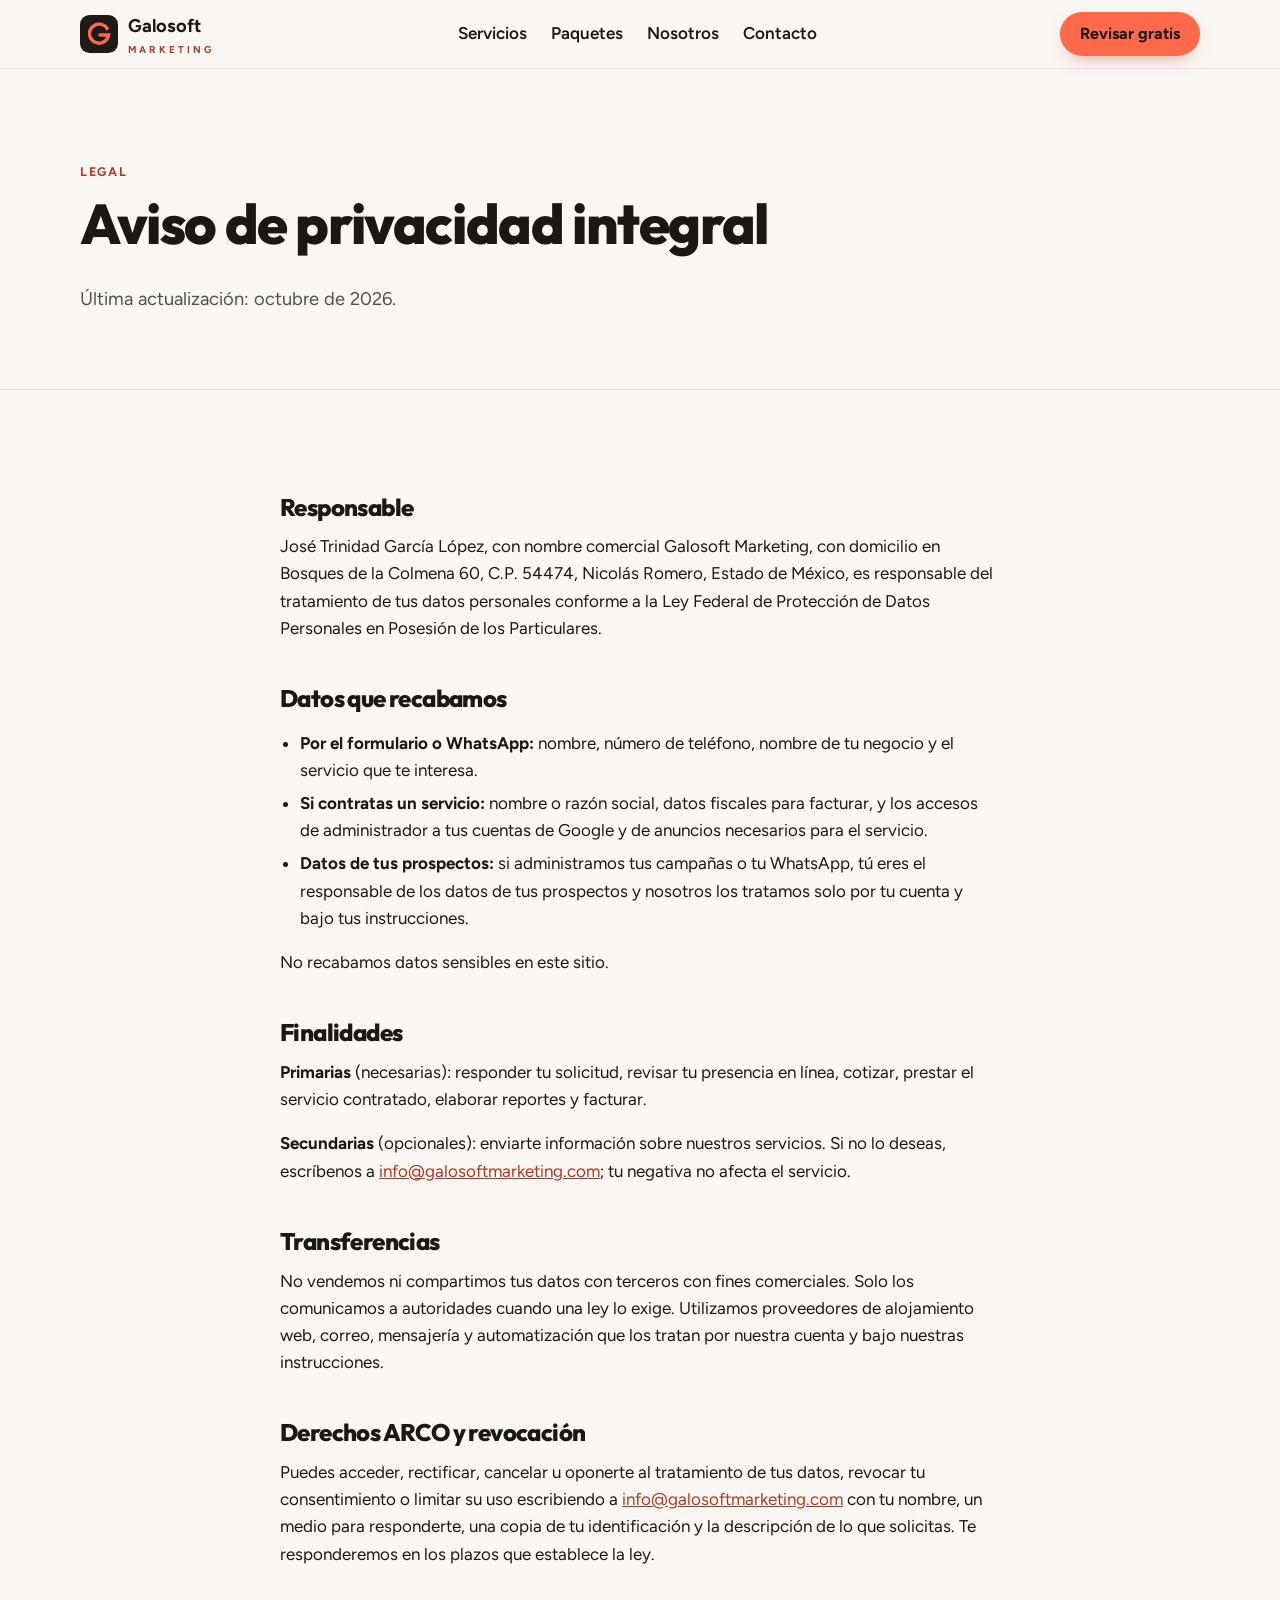
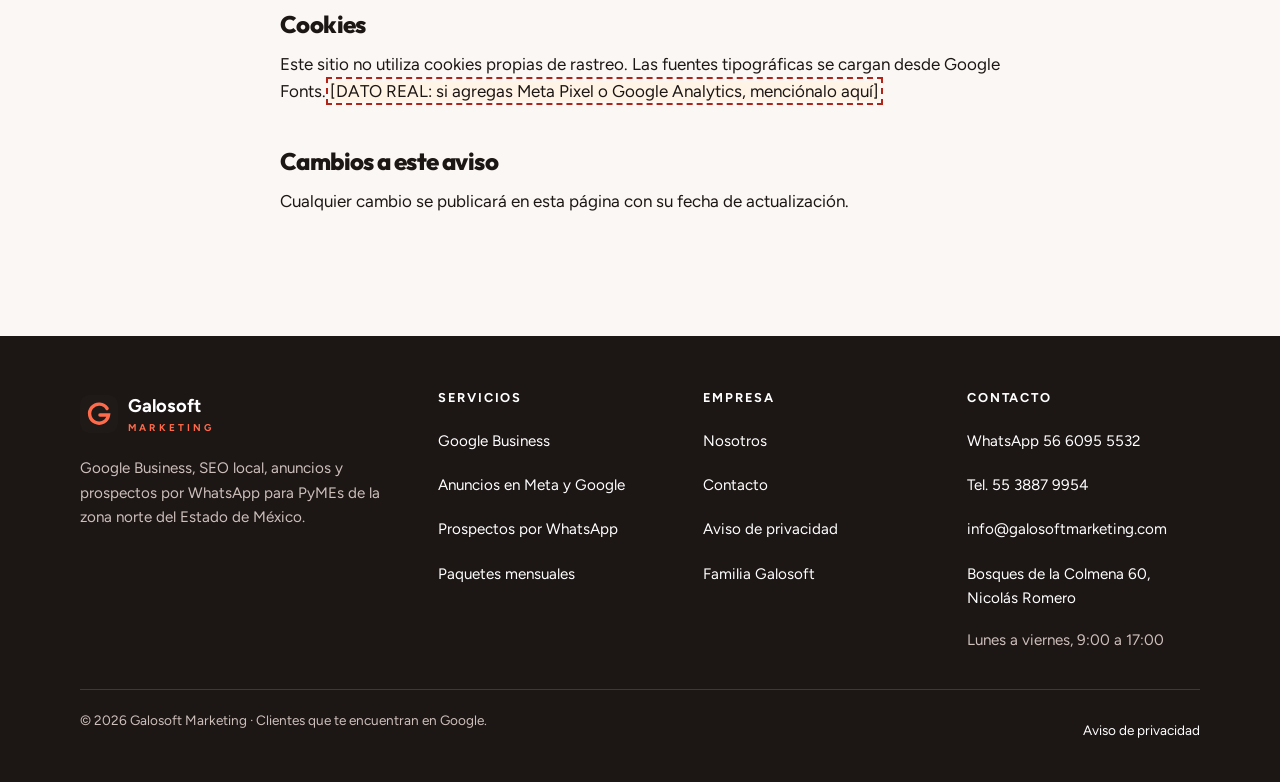
<file: aviso-de-privacidad.html>
<!doctype html>
<html lang="es-MX">
<head>
<meta charset="utf-8">
<meta name="viewport" content="width=device-width,initial-scale=1">
<title>Aviso de privacidad | Galosoft Marketing</title>
<meta name="description" content="Aviso de privacidad integral de Galosoft Marketing: qué datos personales recabamos, para qué los usamos y cómo ejercer tus derechos ARCO ante nosotros.">
<link rel="canonical" href="https://galosoftmarketing.com/aviso-de-privacidad.html">
<meta property="og:type" content="website">
<meta property="og:locale" content="es_MX">
<meta property="og:site_name" content="Galosoft Marketing">
<meta property="og:title" content="Aviso de privacidad | Galosoft Marketing">
<meta property="og:description" content="Aviso de privacidad integral de Galosoft Marketing: qué datos personales recabamos, para qué los usamos y cómo ejercer tus derechos ARCO ante nosotros.">
<meta property="og:url" content="https://galosoftmarketing.com/aviso-de-privacidad.html">
<meta property="og:image" content="https://galosoftmarketing.com/assets/og-marketing.png">
<meta property="og:image:width" content="1200"><meta property="og:image:height" content="630">
<meta name="twitter:card" content="summary_large_image">
<meta name="theme-color" content="#1F1918">
<link rel="icon" href="assets/favicon.svg" type="image/svg+xml">
<link rel="apple-touch-icon" href="assets/apple-touch-icon.png">
<link rel="preconnect" href="https://fonts.googleapis.com">
<link rel="preconnect" href="https://fonts.gstatic.com" crossorigin>
<link rel="stylesheet" href="https://fonts.googleapis.com/css2?family=Outfit:wght@800&family=Figtree:wght@400;600;700&display=swap">
<link rel="stylesheet" href="assets/styles.css">
</head>
<body>
<a class="skip" href="#main">Saltar al contenido</a>
<header class="hdr"><div class="wrap"><a class="brand" href="index.html" aria-label="Galosoft Marketing, inicio"><svg viewBox="0 0 40 40" aria-hidden="true"><rect width="40" height="40" rx="10" fill="#1F1918"/><path d="M28.5 14.2A10 10 0 1 0 30 21h-9" fill="none" stroke="#FF6B4A" stroke-width="3.6" stroke-linecap="round"/></svg><span><b>Galosoft</b><small>MARKETING</small></span></a>
<nav class="nav" aria-label="Principal"><a href="servicios.html">Servicios</a><a href="paquetes.html">Paquetes</a><a href="nosotros.html">Nosotros</a><a href="contacto.html">Contacto</a></nav>
<div class="hdr-cta"><a class="btn btn--primary" href="contacto.html#diagnostico">Revisar gratis</a>
<button class="menu-btn" type="button" aria-expanded="false" aria-controls="mnav" aria-label="Abrir menú"><svg viewBox="0 0 24 24" fill="none" stroke="currentColor" stroke-width="2" stroke-linecap="round" aria-hidden="true"><path d="M4 7h16M4 12h16M4 17h16"/></svg></button></div></div>
<nav class="mnav" id="mnav" aria-label="Menú móvil"><a href="index.html">Inicio</a><a href="servicios.html">Servicios</a><a href="paquetes.html">Paquetes</a><a href="nosotros.html">Nosotros</a><a href="contacto.html">Contacto</a></nav></header>
<main id="main">
<section class="page-hero"><div class="wrap"><span class="kicker">Legal</span><h1>Aviso de privacidad integral</h1>
<p class="lead">Última actualización: octubre de 2026.</p></div></section>
<section class="sec"><div class="wrap prose">
<h2 style="margin-top:0">Responsable</h2>
<p>José Trinidad García López, con nombre comercial Galosoft Marketing, con domicilio en Bosques de la Colmena 60, C.P. 54474, Nicolás Romero, Estado de México, es responsable del tratamiento de tus datos personales conforme a la Ley Federal de Protección de Datos Personales en Posesión de los Particulares.</p>
<h2>Datos que recabamos</h2>
<ul><li><b>Por el formulario o WhatsApp:</b> nombre, número de teléfono, nombre de tu negocio y el servicio que te interesa.</li>
<li><b>Si contratas un servicio:</b> nombre o razón social, datos fiscales para facturar, y los accesos de administrador a tus cuentas de Google y de anuncios necesarios para el servicio.</li>
<li><b>Datos de tus prospectos:</b> si administramos tus campañas o tu WhatsApp, tú eres el responsable de los datos de tus prospectos y nosotros los tratamos solo por tu cuenta y bajo tus instrucciones.</li></ul>
<p>No recabamos datos sensibles en este sitio.</p>
<h2>Finalidades</h2>
<p><b>Primarias</b> (necesarias): responder tu solicitud, revisar tu presencia en línea, cotizar, prestar el servicio contratado, elaborar reportes y facturar.</p>
<p><b>Secundarias</b> (opcionales): enviarte información sobre nuestros servicios. Si no lo deseas, escríbenos a <a href="mailto:info@galosoftmarketing.com">info@galosoftmarketing.com</a>; tu negativa no afecta el servicio.</p>
<h2>Transferencias</h2>
<p>No vendemos ni compartimos tus datos con terceros con fines comerciales. Solo los comunicamos a autoridades cuando una ley lo exige. Utilizamos proveedores de alojamiento web, correo, mensajería y automatización que los tratan por nuestra cuenta y bajo nuestras instrucciones.</p>
<h2>Derechos ARCO y revocación</h2>
<p>Puedes acceder, rectificar, cancelar u oponerte al tratamiento de tus datos, revocar tu consentimiento o limitar su uso escribiendo a <a href="mailto:info@galosoftmarketing.com">info@galosoftmarketing.com</a> con tu nombre, un medio para responderte, una copia de tu identificación y la descripción de lo que solicitas. Te responderemos en los plazos que establece la ley.</p>
<h2>Cookies</h2>
<p>Este sitio no utiliza cookies propias de rastreo. Las fuentes tipográficas se cargan desde Google Fonts. <span class="ph">[DATO REAL: si agregas Meta Pixel o Google Analytics, menciónalo aquí]</span></p>
<h2>Cambios a este aviso</h2>
<p>Cualquier cambio se publicará en esta página con su fecha de actualización.</p>
</div></section>
</main>
<footer class="ftr"><div class="wrap">
<div class="cols">
<div><a class="brand" href="index.html" aria-label="Galosoft Marketing, inicio"><svg viewBox="0 0 40 40" aria-hidden="true"><rect width="40" height="40" rx="10" fill="#1F1918"/><path d="M28.5 14.2A10 10 0 1 0 30 21h-9" fill="none" stroke="#FF6B4A" stroke-width="3.6" stroke-linecap="round"/></svg><span><b>Galosoft</b><small>MARKETING</small></span></a><p style="margin-top:16px;max-width:34ch">Google Business, SEO local, anuncios y prospectos por WhatsApp para PyMEs de la zona norte del Estado de México.</p></div>
<div><h4>Servicios</h4><ul><li><a href="google-business.html">Google Business</a></li><li><a href="anuncios.html">Anuncios en Meta y Google</a></li><li><a href="prospectos-whatsapp.html">Prospectos por WhatsApp</a></li><li><a href="paquetes.html">Paquetes mensuales</a></li></ul></div>
<div><h4>Empresa</h4><ul><li><a href="nosotros.html">Nosotros</a></li><li><a href="contacto.html">Contacto</a></li><li><a href="aviso-de-privacidad.html">Aviso de privacidad</a></li><li><a href="https://galosoft.com">Familia Galosoft</a></li></ul></div>
<div><h4>Contacto</h4><ul><li><a href="https://wa.me/525660955532?text=Hola%2C%20vengo%20de%20la%20p%C3%A1gina%20de%20Galosoft%20Marketing%20y%20quiero%20informaci%C3%B3n.">WhatsApp 56 6095 5532</a></li><li><a href="tel:+525538879954">Tel. 55 3887 9954</a></li><li><a href="mailto:info@galosoftmarketing.com">info@galosoftmarketing.com</a></li><li><a href="https://www.google.com/maps/search/?api=1&query=Bosques%20de%20la%20Colmena%2060%2C%20Nicol%C3%A1s%20Romero%2C%2054474%2C%20Estado%20de%20M%C3%A9xico">Bosques de la Colmena 60, Nicolás Romero</a></li></ul><p style="margin:8px 0 0">Lunes a viernes, 9:00 a 17:00</p></div>
</div>
<div class="bottom"><span>© 2026 Galosoft Marketing · Clientes que te encuentran en Google.</span><a href="aviso-de-privacidad.html">Aviso de privacidad</a></div>
</div></footer>
<a class="wa-float" href="https://wa.me/525660955532?text=Hola%2C%20vengo%20de%20la%20p%C3%A1gina%20de%20Galosoft%20Marketing%20y%20quiero%20informaci%C3%B3n." aria-label="Escribir por WhatsApp"><svg viewBox="0 0 24 24" fill="currentColor" aria-hidden="true"><path d="M12 2a10 10 0 0 0-8.6 15.1L2 22l5-1.3A10 10 0 1 0 12 2Zm0 18.2c-1.5 0-3-.4-4.3-1.2l-.3-.2-3 .8.8-2.9-.2-.3A8.2 8.2 0 1 1 12 20.2Zm4.5-6.1c-.2-.1-1.5-.7-1.7-.8-.2-.1-.4-.1-.6.1l-.8 1c-.1.2-.3.2-.5.1a6.7 6.7 0 0 1-3.3-2.9c-.3-.4.2-.4.7-1.3.1-.2 0-.3 0-.4l-.8-1.8c-.2-.5-.4-.4-.6-.4h-.5a1 1 0 0 0-.7.3 3 3 0 0 0-.9 2.2 5.2 5.2 0 0 0 1.1 2.7 11.8 11.8 0 0 0 4.5 4c1.7.7 2.3.8 3.2.6a2.7 2.7 0 0 0 1.8-1.3c.2-.4.2-.8.1-.9l-.5-.3Z"/></svg></a>
<script src="assets/main.js" defer></script>
</body>
</html>
</file>
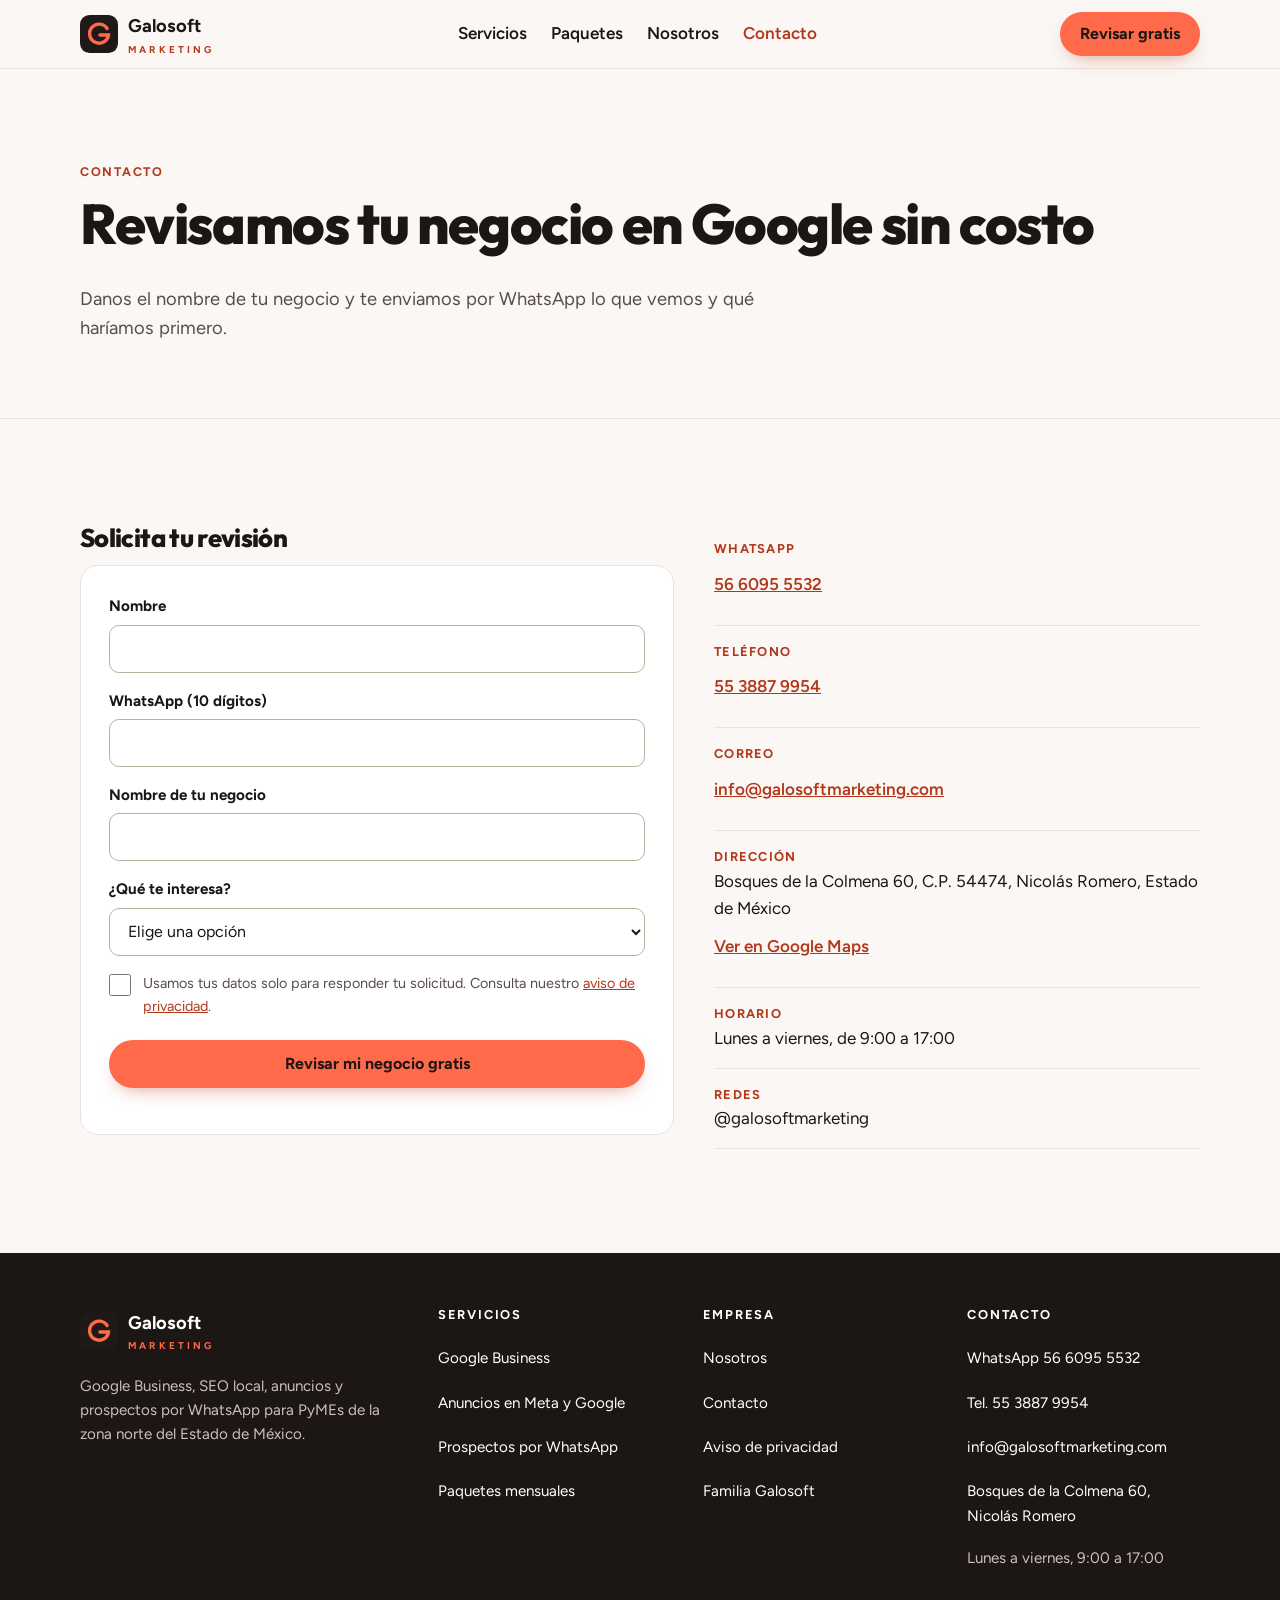
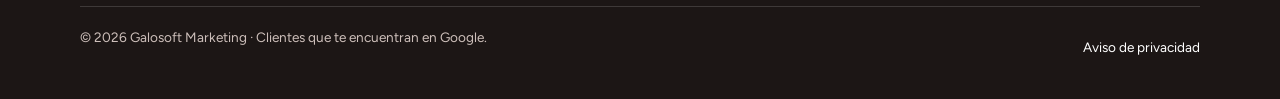
<file: contacto.html>
<!doctype html>
<html lang="es-MX">
<head>
<meta charset="utf-8">
<meta name="viewport" content="width=device-width,initial-scale=1">
<title>Contacto: revisión gratuita de tu negocio | Galosoft Marketing</title>
<meta name="description" content="Solicita una revisión sin costo de tu negocio en Google. WhatsApp 56 6095 5532, de lunes a viernes de 9:00 a 17:00. Atendemos PyMEs de la zona norte del Edomex.">
<link rel="canonical" href="https://galosoftmarketing.com/contacto.html">
<meta property="og:type" content="website">
<meta property="og:locale" content="es_MX">
<meta property="og:site_name" content="Galosoft Marketing">
<meta property="og:title" content="Contacto: revisión gratuita de tu negocio | Galosoft Marketing">
<meta property="og:description" content="Solicita una revisión sin costo de tu negocio en Google. WhatsApp 56 6095 5532, de lunes a viernes de 9:00 a 17:00. Atendemos PyMEs de la zona norte del Edomex.">
<meta property="og:url" content="https://galosoftmarketing.com/contacto.html">
<meta property="og:image" content="https://galosoftmarketing.com/assets/og-marketing.png">
<meta property="og:image:width" content="1200"><meta property="og:image:height" content="630">
<meta name="twitter:card" content="summary_large_image">
<meta name="theme-color" content="#1F1918">
<link rel="icon" href="assets/favicon.svg" type="image/svg+xml">
<link rel="apple-touch-icon" href="assets/apple-touch-icon.png">
<link rel="preconnect" href="https://fonts.googleapis.com">
<link rel="preconnect" href="https://fonts.gstatic.com" crossorigin>
<link rel="stylesheet" href="https://fonts.googleapis.com/css2?family=Outfit:wght@800&family=Figtree:wght@400;600;700&display=swap">
<link rel="stylesheet" href="assets/styles.css">
<script type="application/ld+json">{"@context": "https://schema.org", "@type": "ProfessionalService", "@id": "https://galosoftmarketing.com/#negocio", "name": "Galosoft Marketing", "description": "Marketing local para PyMEs: Google Business Profile, SEO local, anuncios en Meta y Google y captación de prospectos por WhatsApp.", "knowsAbout": ["SEO local", "Google Business Profile", "Publicidad en Meta", "Google Ads"], "url": "https://galosoftmarketing.com/", "image": "https://galosoftmarketing.com/assets/og-marketing.png", "logo": "https://galosoftmarketing.com/assets/apple-touch-icon.png", "telephone": "+52525660955532", "email": "info@galosoftmarketing.com", "address": {"@type": "PostalAddress", "streetAddress": "Bosques de la Colmena 60", "addressLocality": "Nicolás Romero", "addressRegion": "Estado de México", "postalCode": "54474", "addressCountry": "MX"}, "areaServed": [{"@type": "City", "name": "Nicolás Romero"}, {"@type": "City", "name": "Atizapán de Zaragoza"}, {"@type": "City", "name": "Naucalpan de Juárez"}, {"@type": "City", "name": "Tlalnepantla de Baz"}, {"@type": "City", "name": "Cuautitlán Izcalli"}], "openingHoursSpecification": [{"@type": "OpeningHoursSpecification", "dayOfWeek": ["Monday", "Tuesday", "Wednesday", "Thursday", "Friday"], "opens": "09:00", "closes": "17:00"}], "founder": {"@type": "Person", "name": "José Trinidad García López"}, "parentOrganization": {"@type": "Organization", "name": "Galosoft", "url": "https://galosoft.com"}, "contactPoint": [{"@type": "ContactPoint", "telephone": "+52525660955532", "contactType": "sales", "availableLanguage": "es"}, {"@type": "ContactPoint", "telephone": "+525538879954", "contactType": "customer service", "availableLanguage": "es"}]}</script>
</head>
<body>
<a class="skip" href="#main">Saltar al contenido</a>
<header class="hdr"><div class="wrap"><a class="brand" href="index.html" aria-label="Galosoft Marketing, inicio"><svg viewBox="0 0 40 40" aria-hidden="true"><rect width="40" height="40" rx="10" fill="#1F1918"/><path d="M28.5 14.2A10 10 0 1 0 30 21h-9" fill="none" stroke="#FF6B4A" stroke-width="3.6" stroke-linecap="round"/></svg><span><b>Galosoft</b><small>MARKETING</small></span></a>
<nav class="nav" aria-label="Principal"><a href="servicios.html">Servicios</a><a href="paquetes.html">Paquetes</a><a href="nosotros.html">Nosotros</a><a href="contacto.html" aria-current=page>Contacto</a></nav>
<div class="hdr-cta"><a class="btn btn--primary" href="contacto.html#diagnostico">Revisar gratis</a>
<button class="menu-btn" type="button" aria-expanded="false" aria-controls="mnav" aria-label="Abrir menú"><svg viewBox="0 0 24 24" fill="none" stroke="currentColor" stroke-width="2" stroke-linecap="round" aria-hidden="true"><path d="M4 7h16M4 12h16M4 17h16"/></svg></button></div></div>
<nav class="mnav" id="mnav" aria-label="Menú móvil"><a href="index.html">Inicio</a><a href="servicios.html">Servicios</a><a href="paquetes.html">Paquetes</a><a href="nosotros.html">Nosotros</a><a href="contacto.html" aria-current=page>Contacto</a></nav></header>
<main id="main">
<section class="page-hero"><div class="wrap"><span class="kicker">Contacto</span>
<h1>Revisamos tu negocio en Google sin costo</h1>
<p class="lead">Danos el nombre de tu negocio y te enviamos por WhatsApp lo que vemos y qué haríamos primero.</p></div></section>
<section class="sec" id="diagnostico"><div class="wrap split">
<div><h2 style="font-size:1.6rem">Solicita tu revisión</h2><form class="form lead" novalidate data-origen="contacto">
<label>Nombre<input name="nombre" autocomplete="name" required></label>
<label>WhatsApp (10 dígitos)<input name="telefono" type="tel" inputmode="tel" autocomplete="tel-national" pattern="[0-9 ]{10,14}" required></label>
<label>Nombre de tu negocio<input name="negocio" autocomplete="organization" required></label>
<label>¿Qué te interesa?<select name="interes" required><option value="">Elige una opción</option><option value="google">Aparecer en Google Maps</option><option value="meta">Anuncios en Facebook e Instagram</option><option value="gads">Anuncios en Google</option><option value="whatsapp">Responder prospectos por WhatsApp</option><option value="asesoria">No sé, quiero asesoría</option></select></label>
<div class="hp" aria-hidden="true"><label>Sitio web<input name="sitio_web" tabindex="-1" autocomplete="off"></label></div>
<label class="consent"><input type="checkbox" name="acepto" value="si" required><span>Usamos tus datos solo para responder tu solicitud. Consulta nuestro <a href="aviso-de-privacidad.html">aviso de privacidad</a>.</span></label>
<button class="btn btn--primary" type="submit">Revisar mi negocio gratis</button>
<p class="lead-status" id="lead-status-contacto" role="status" aria-live="polite"></p>
</form></div>
<div><ul class="contact-list">
<li><b>WhatsApp</b><a href="https://wa.me/525660955532?text=Hola%2C%20vengo%20de%20la%20p%C3%A1gina%20de%20Galosoft%20Marketing%20y%20quiero%20que%20revisen%20mi%20negocio%20en%20Google.">56 6095 5532</a></li>
<li><b>Teléfono</b><a href="tel:+525538879954">55 3887 9954</a></li>
<li><b>Correo</b><a href="mailto:info@galosoftmarketing.com">info@galosoftmarketing.com</a></li>
<li><b>Dirección</b>Bosques de la Colmena 60, C.P. 54474, Nicolás Romero, Estado de México<br><a href="https://www.google.com/maps/search/?api=1&query=Bosques%20de%20la%20Colmena%2060%2C%20Nicol%C3%A1s%20Romero%2C%2054474%2C%20Estado%20de%20M%C3%A9xico" target="_blank" rel="noopener">Ver en Google Maps</a></li>
<li><b>Horario</b>Lunes a viernes, de 9:00 a 17:00</li>
<li><b>Redes</b>@galosoftmarketing</li>
</ul></div>
</div></section>
</main>
<footer class="ftr"><div class="wrap">
<div class="cols">
<div><a class="brand" href="index.html" aria-label="Galosoft Marketing, inicio"><svg viewBox="0 0 40 40" aria-hidden="true"><rect width="40" height="40" rx="10" fill="#1F1918"/><path d="M28.5 14.2A10 10 0 1 0 30 21h-9" fill="none" stroke="#FF6B4A" stroke-width="3.6" stroke-linecap="round"/></svg><span><b>Galosoft</b><small>MARKETING</small></span></a><p style="margin-top:16px;max-width:34ch">Google Business, SEO local, anuncios y prospectos por WhatsApp para PyMEs de la zona norte del Estado de México.</p></div>
<div><h4>Servicios</h4><ul><li><a href="google-business.html">Google Business</a></li><li><a href="anuncios.html">Anuncios en Meta y Google</a></li><li><a href="prospectos-whatsapp.html">Prospectos por WhatsApp</a></li><li><a href="paquetes.html">Paquetes mensuales</a></li></ul></div>
<div><h4>Empresa</h4><ul><li><a href="nosotros.html">Nosotros</a></li><li><a href="contacto.html">Contacto</a></li><li><a href="aviso-de-privacidad.html">Aviso de privacidad</a></li><li><a href="https://galosoft.com">Familia Galosoft</a></li></ul></div>
<div><h4>Contacto</h4><ul><li><a href="https://wa.me/525660955532?text=Hola%2C%20vengo%20de%20la%20p%C3%A1gina%20de%20Galosoft%20Marketing%20y%20quiero%20informaci%C3%B3n.">WhatsApp 56 6095 5532</a></li><li><a href="tel:+525538879954">Tel. 55 3887 9954</a></li><li><a href="mailto:info@galosoftmarketing.com">info@galosoftmarketing.com</a></li><li><a href="https://www.google.com/maps/search/?api=1&query=Bosques%20de%20la%20Colmena%2060%2C%20Nicol%C3%A1s%20Romero%2C%2054474%2C%20Estado%20de%20M%C3%A9xico">Bosques de la Colmena 60, Nicolás Romero</a></li></ul><p style="margin:8px 0 0">Lunes a viernes, 9:00 a 17:00</p></div>
</div>
<div class="bottom"><span>© 2026 Galosoft Marketing · Clientes que te encuentran en Google.</span><a href="aviso-de-privacidad.html">Aviso de privacidad</a></div>
</div></footer>
<a class="wa-float" href="https://wa.me/525660955532?text=Hola%2C%20vengo%20de%20la%20p%C3%A1gina%20de%20Galosoft%20Marketing%20y%20quiero%20informaci%C3%B3n." aria-label="Escribir por WhatsApp"><svg viewBox="0 0 24 24" fill="currentColor" aria-hidden="true"><path d="M12 2a10 10 0 0 0-8.6 15.1L2 22l5-1.3A10 10 0 1 0 12 2Zm0 18.2c-1.5 0-3-.4-4.3-1.2l-.3-.2-3 .8.8-2.9-.2-.3A8.2 8.2 0 1 1 12 20.2Zm4.5-6.1c-.2-.1-1.5-.7-1.7-.8-.2-.1-.4-.1-.6.1l-.8 1c-.1.2-.3.2-.5.1a6.7 6.7 0 0 1-3.3-2.9c-.3-.4.2-.4.7-1.3.1-.2 0-.3 0-.4l-.8-1.8c-.2-.5-.4-.4-.6-.4h-.5a1 1 0 0 0-.7.3 3 3 0 0 0-.9 2.2 5.2 5.2 0 0 0 1.1 2.7 11.8 11.8 0 0 0 4.5 4c1.7.7 2.3.8 3.2.6a2.7 2.7 0 0 0 1.8-1.3c.2-.4.2-.8.1-.9l-.5-.3Z"/></svg></a>
<script src="assets/main.js" defer></script>
</body>
</html>
</file>
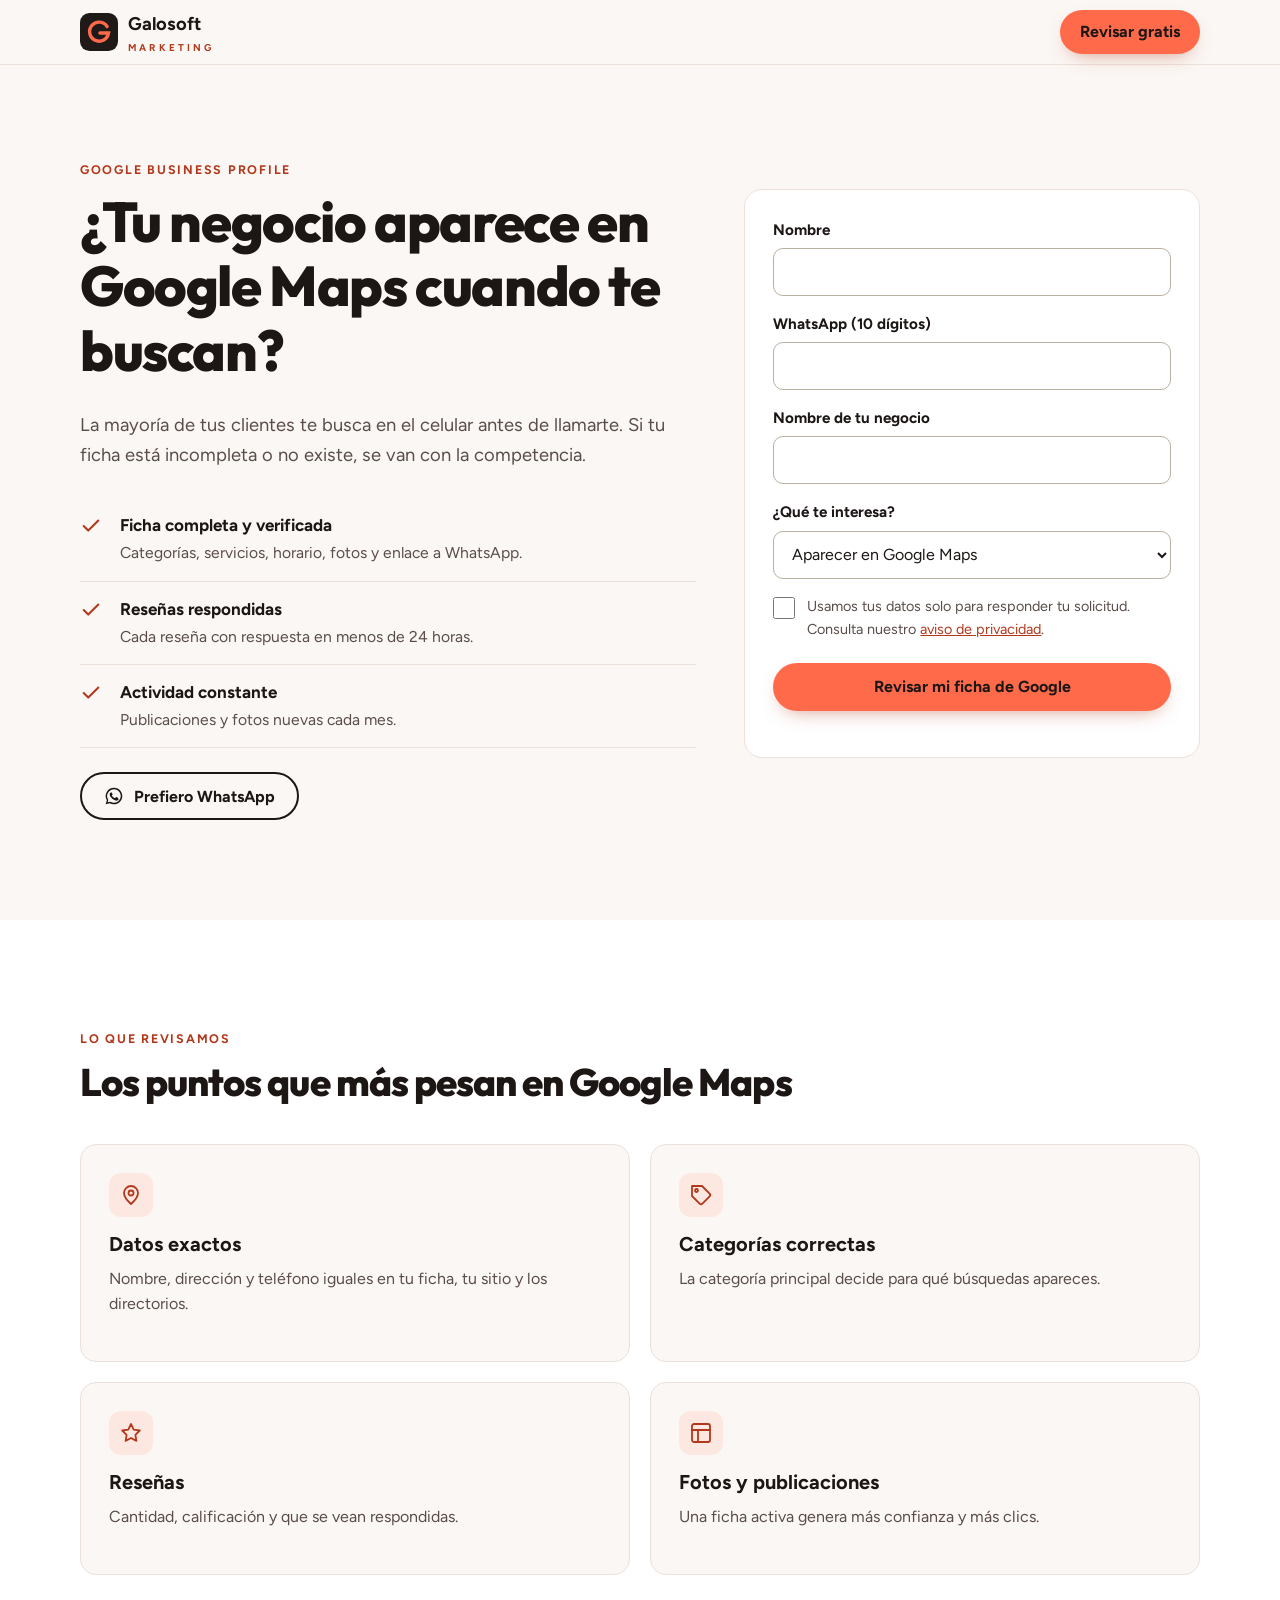
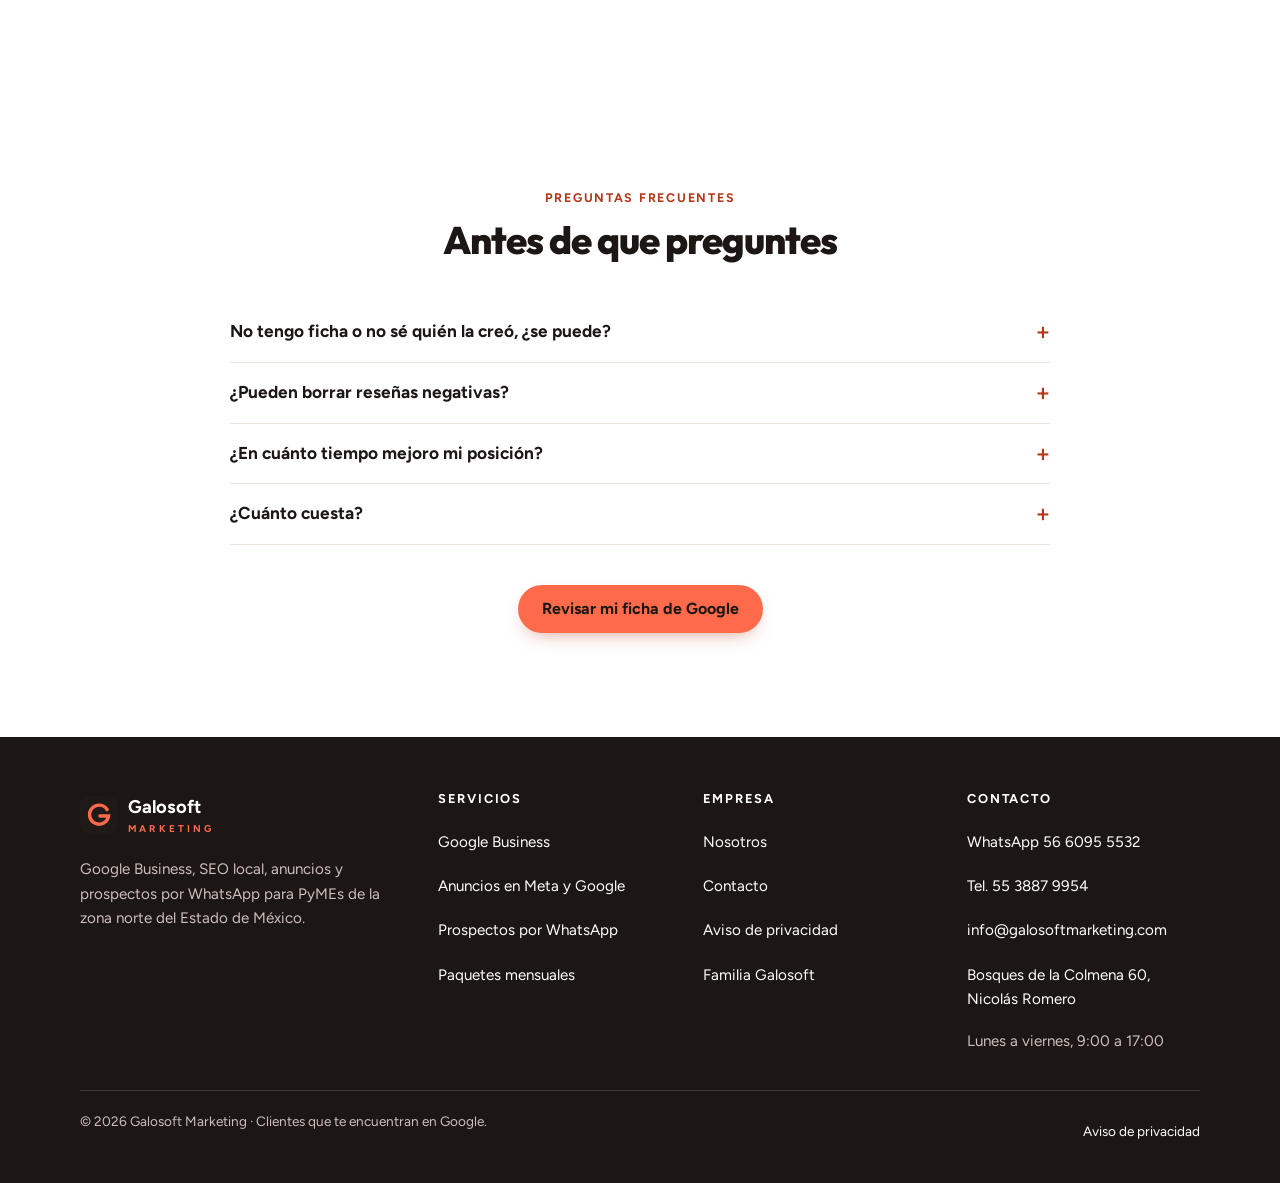
<file: google-business.html>
<!doctype html>
<html lang="es-MX">
<head>
<meta charset="utf-8">
<meta name="viewport" content="width=device-width,initial-scale=1">
<title>Aparece en Google Maps: Google Business Profile | Galosoft</title>
<meta name="description" content="Optimizamos tu ficha de Google Business Profile para que tu negocio aparezca en Google Maps en Atizapán, Nicolás Romero y la zona norte. Revisión sin costo.">
<link rel="canonical" href="https://galosoftmarketing.com/google-business.html">
<meta property="og:type" content="website">
<meta property="og:locale" content="es_MX">
<meta property="og:site_name" content="Galosoft Marketing">
<meta property="og:title" content="Aparece en Google Maps: Google Business Profile | Galosoft">
<meta property="og:description" content="Optimizamos tu ficha de Google Business Profile para que tu negocio aparezca en Google Maps en Atizapán, Nicolás Romero y la zona norte. Revisión sin costo.">
<meta property="og:url" content="https://galosoftmarketing.com/google-business.html">
<meta property="og:image" content="https://galosoftmarketing.com/assets/og-marketing.png">
<meta property="og:image:width" content="1200"><meta property="og:image:height" content="630">
<meta name="twitter:card" content="summary_large_image">
<meta name="theme-color" content="#1F1918">
<link rel="icon" href="assets/favicon.svg" type="image/svg+xml">
<link rel="apple-touch-icon" href="assets/apple-touch-icon.png">
<link rel="preconnect" href="https://fonts.googleapis.com">
<link rel="preconnect" href="https://fonts.gstatic.com" crossorigin>
<link rel="stylesheet" href="https://fonts.googleapis.com/css2?family=Outfit:wght@800&family=Figtree:wght@400;600;700&display=swap">
<link rel="stylesheet" href="assets/styles.css">
</head>
<body>
<a class="skip" href="#main">Saltar al contenido</a>
<header class="hdr hdr--min"><div class="wrap"><a class="brand" href="index.html" aria-label="Galosoft Marketing, inicio"><svg viewBox="0 0 40 40" aria-hidden="true"><rect width="40" height="40" rx="10" fill="#1F1918"/><path d="M28.5 14.2A10 10 0 1 0 30 21h-9" fill="none" stroke="#FF6B4A" stroke-width="3.6" stroke-linecap="round"/></svg><span><b>Galosoft</b><small>MARKETING</small></span></a><div class="hdr-cta"><a class="btn btn--primary" href="#diagnostico">Revisar gratis</a></div></div></header>
<main id="main">
<section class="hero" id="diagnostico"><div class="wrap grid">
<div><span class="kicker">Google Business Profile</span><h1>¿Tu negocio aparece en Google Maps cuando te buscan?</h1><p class="lead">La mayoría de tus clientes te busca en el celular antes de llamarte. Si tu ficha está incompleta o no existe, se van con la competencia.</p>
<ul class="checks" style="margin-bottom:24px"><li><svg viewBox="0 0 24 24" fill="none" stroke="currentColor" stroke-width="2.2" stroke-linecap="round" stroke-linejoin="round" aria-hidden="true"><path d="M20 6 9 17l-5-5"/></svg><div><b>Ficha completa y verificada</b><span>Categorías, servicios, horario, fotos y enlace a WhatsApp.</span></div></li><li><svg viewBox="0 0 24 24" fill="none" stroke="currentColor" stroke-width="2.2" stroke-linecap="round" stroke-linejoin="round" aria-hidden="true"><path d="M20 6 9 17l-5-5"/></svg><div><b>Reseñas respondidas</b><span>Cada reseña con respuesta en menos de 24 horas.</span></div></li><li><svg viewBox="0 0 24 24" fill="none" stroke="currentColor" stroke-width="2.2" stroke-linecap="round" stroke-linejoin="round" aria-hidden="true"><path d="M20 6 9 17l-5-5"/></svg><div><b>Actividad constante</b><span>Publicaciones y fotos nuevas cada mes.</span></div></li></ul>
<a class="btn btn--ghost" href="https://wa.me/525660955532?text=Hola%2C%20vengo%20de%20la%20p%C3%A1gina%20de%20Galosoft%20Marketing%20y%20quiero%20que%20revisen%20mi%20negocio%20en%20Google%20Maps."><svg viewBox="0 0 24 24" fill="currentColor" aria-hidden="true"><path d="M12 2a10 10 0 0 0-8.6 15.1L2 22l5-1.3A10 10 0 1 0 12 2Zm0 18.2c-1.5 0-3-.4-4.3-1.2l-.3-.2-3 .8.8-2.9-.2-.3A8.2 8.2 0 1 1 12 20.2Zm4.5-6.1c-.2-.1-1.5-.7-1.7-.8-.2-.1-.4-.1-.6.1l-.8 1c-.1.2-.3.2-.5.1a6.7 6.7 0 0 1-3.3-2.9c-.3-.4.2-.4.7-1.3.1-.2 0-.3 0-.4l-.8-1.8c-.2-.5-.4-.4-.6-.4h-.5a1 1 0 0 0-.7.3 3 3 0 0 0-.9 2.2 5.2 5.2 0 0 0 1.1 2.7 11.8 11.8 0 0 0 4.5 4c1.7.7 2.3.8 3.2.6a2.7 2.7 0 0 0 1.8-1.3c.2-.4.2-.8.1-.9l-.5-.3Z"/></svg>Prefiero WhatsApp</a></div>
<div><form class="form lead" novalidate data-origen="landing-google">
<label>Nombre<input name="nombre" autocomplete="name" required></label>
<label>WhatsApp (10 dígitos)<input name="telefono" type="tel" inputmode="tel" autocomplete="tel-national" pattern="[0-9 ]{10,14}" required></label>
<label>Nombre de tu negocio<input name="negocio" autocomplete="organization" required></label>
<label>¿Qué te interesa?<select name="interes" required><option value="">Elige una opción</option><option value="google" selected>Aparecer en Google Maps</option><option value="meta">Anuncios en Facebook e Instagram</option><option value="gads">Anuncios en Google</option><option value="whatsapp">Responder prospectos por WhatsApp</option><option value="asesoria">No sé, quiero asesoría</option></select></label>
<div class="hp" aria-hidden="true"><label>Sitio web<input name="sitio_web" tabindex="-1" autocomplete="off"></label></div>
<label class="consent"><input type="checkbox" name="acepto" value="si" required><span>Usamos tus datos solo para responder tu solicitud. Consulta nuestro <a href="aviso-de-privacidad.html">aviso de privacidad</a>.</span></label>
<button class="btn btn--primary" type="submit">Revisar mi ficha de Google</button>
<p class="lead-status" id="lead-status-landing-google" role="status" aria-live="polite"></p>
</form></div></div></section>
<section class="sec sec--white"><div class="wrap">
<span class="kicker">Lo que revisamos</span><h2>Los puntos que más pesan en Google Maps</h2>
<div class="cards">
<article class="card"><div class="ico"><svg viewBox="0 0 24 24" fill="none" stroke="currentColor" stroke-width="1.8" stroke-linecap="round" stroke-linejoin="round" aria-hidden="true"><path d="M12 21s-7-6.2-7-11a7 7 0 0 1 14 0c0 4.8-7 11-7 11Z"/><circle cx="12" cy="10" r="2.5"/></svg></div><h3>Datos exactos</h3><p>Nombre, dirección y teléfono iguales en tu ficha, tu sitio y los directorios.</p></article>
<article class="card"><div class="ico"><svg viewBox="0 0 24 24" fill="none" stroke="currentColor" stroke-width="1.8" stroke-linecap="round" stroke-linejoin="round" aria-hidden="true"><path d="M20.6 13.4 13.4 20.6a2 2 0 0 1-2.8 0L3 13V3h10l7.6 7.6a2 2 0 0 1 0 2.8Z"/><circle cx="7.5" cy="7.5" r="1.5"/></svg></div><h3>Categorías correctas</h3><p>La categoría principal decide para qué búsquedas apareces.</p></article>
<article class="card"><div class="ico"><svg viewBox="0 0 24 24" fill="none" stroke="currentColor" stroke-width="1.8" stroke-linecap="round" stroke-linejoin="round" aria-hidden="true"><path d="m12 3 2.7 5.6 6.1.9-4.4 4.3 1 6.1L12 17l-5.4 2.9 1-6.1L3.2 9.5l6.1-.9z"/></svg></div><h3>Reseñas</h3><p>Cantidad, calificación y que se vean respondidas.</p></article>
<article class="card"><div class="ico"><svg viewBox="0 0 24 24" fill="none" stroke="currentColor" stroke-width="1.8" stroke-linecap="round" stroke-linejoin="round" aria-hidden="true"><rect x="3" y="3" width="18" height="18" rx="2"/><path d="M3 9h18M9 21V9"/></svg></div><h3>Fotos y publicaciones</h3><p>Una ficha activa genera más confianza y más clics.</p></article>
</div></div></section>
<section class="sec sec--white"><div class="wrap"><div class="center"><span class="kicker">Preguntas frecuentes</span><h2>Antes de que preguntes</h2></div><div class="faq"><details><summary>No tengo ficha o no sé quién la creó, ¿se puede?</summary><p>Sí. La damos de alta o te ayudamos a recuperar el acceso y la verificamos a tu nombre.</p></details><details><summary>¿Pueden borrar reseñas negativas?</summary><p>No, y no es recomendable intentarlo. Las respondemos de forma profesional y te ayudamos a pedir reseñas a tus clientes satisfechos. Solo se reportan las que violan las políticas de Google.</p></details><details><summary>¿En cuánto tiempo mejoro mi posición?</summary><p>Los cambios en la ficha se reflejan en semanas; la posición depende de tu competencia y de la constancia.</p></details><details><summary>¿Cuánto cuesta?</summary><p>Te lo decimos después de la revisión gratuita, por escrito.</p></details></div>
<div class="center" style="margin-top:40px"><a class="btn btn--primary" href="#diagnostico">Revisar mi ficha de Google</a></div></div></section>
</main>
<footer class="ftr"><div class="wrap">
<div class="cols">
<div><a class="brand" href="index.html" aria-label="Galosoft Marketing, inicio"><svg viewBox="0 0 40 40" aria-hidden="true"><rect width="40" height="40" rx="10" fill="#1F1918"/><path d="M28.5 14.2A10 10 0 1 0 30 21h-9" fill="none" stroke="#FF6B4A" stroke-width="3.6" stroke-linecap="round"/></svg><span><b>Galosoft</b><small>MARKETING</small></span></a><p style="margin-top:16px;max-width:34ch">Google Business, SEO local, anuncios y prospectos por WhatsApp para PyMEs de la zona norte del Estado de México.</p></div>
<div><h4>Servicios</h4><ul><li><a href="google-business.html">Google Business</a></li><li><a href="anuncios.html">Anuncios en Meta y Google</a></li><li><a href="prospectos-whatsapp.html">Prospectos por WhatsApp</a></li><li><a href="paquetes.html">Paquetes mensuales</a></li></ul></div>
<div><h4>Empresa</h4><ul><li><a href="nosotros.html">Nosotros</a></li><li><a href="contacto.html">Contacto</a></li><li><a href="aviso-de-privacidad.html">Aviso de privacidad</a></li><li><a href="https://galosoft.com">Familia Galosoft</a></li></ul></div>
<div><h4>Contacto</h4><ul><li><a href="https://wa.me/525660955532?text=Hola%2C%20vengo%20de%20la%20p%C3%A1gina%20de%20Galosoft%20Marketing%20y%20quiero%20que%20revisen%20mi%20negocio%20en%20Google%20Maps.">WhatsApp 56 6095 5532</a></li><li><a href="tel:+525538879954">Tel. 55 3887 9954</a></li><li><a href="mailto:info@galosoftmarketing.com">info@galosoftmarketing.com</a></li><li><a href="https://www.google.com/maps/search/?api=1&query=Bosques%20de%20la%20Colmena%2060%2C%20Nicol%C3%A1s%20Romero%2C%2054474%2C%20Estado%20de%20M%C3%A9xico">Bosques de la Colmena 60, Nicolás Romero</a></li></ul><p style="margin:8px 0 0">Lunes a viernes, 9:00 a 17:00</p></div>
</div>
<div class="bottom"><span>© 2026 Galosoft Marketing · Clientes que te encuentran en Google.</span><a href="aviso-de-privacidad.html">Aviso de privacidad</a></div>
</div></footer>
<a class="wa-float" href="https://wa.me/525660955532?text=Hola%2C%20vengo%20de%20la%20p%C3%A1gina%20de%20Galosoft%20Marketing%20y%20quiero%20que%20revisen%20mi%20negocio%20en%20Google%20Maps." aria-label="Escribir por WhatsApp"><svg viewBox="0 0 24 24" fill="currentColor" aria-hidden="true"><path d="M12 2a10 10 0 0 0-8.6 15.1L2 22l5-1.3A10 10 0 1 0 12 2Zm0 18.2c-1.5 0-3-.4-4.3-1.2l-.3-.2-3 .8.8-2.9-.2-.3A8.2 8.2 0 1 1 12 20.2Zm4.5-6.1c-.2-.1-1.5-.7-1.7-.8-.2-.1-.4-.1-.6.1l-.8 1c-.1.2-.3.2-.5.1a6.7 6.7 0 0 1-3.3-2.9c-.3-.4.2-.4.7-1.3.1-.2 0-.3 0-.4l-.8-1.8c-.2-.5-.4-.4-.6-.4h-.5a1 1 0 0 0-.7.3 3 3 0 0 0-.9 2.2 5.2 5.2 0 0 0 1.1 2.7 11.8 11.8 0 0 0 4.5 4c1.7.7 2.3.8 3.2.6a2.7 2.7 0 0 0 1.8-1.3c.2-.4.2-.8.1-.9l-.5-.3Z"/></svg></a>
<script src="assets/main.js" defer></script>
</body>
</html>
</file>
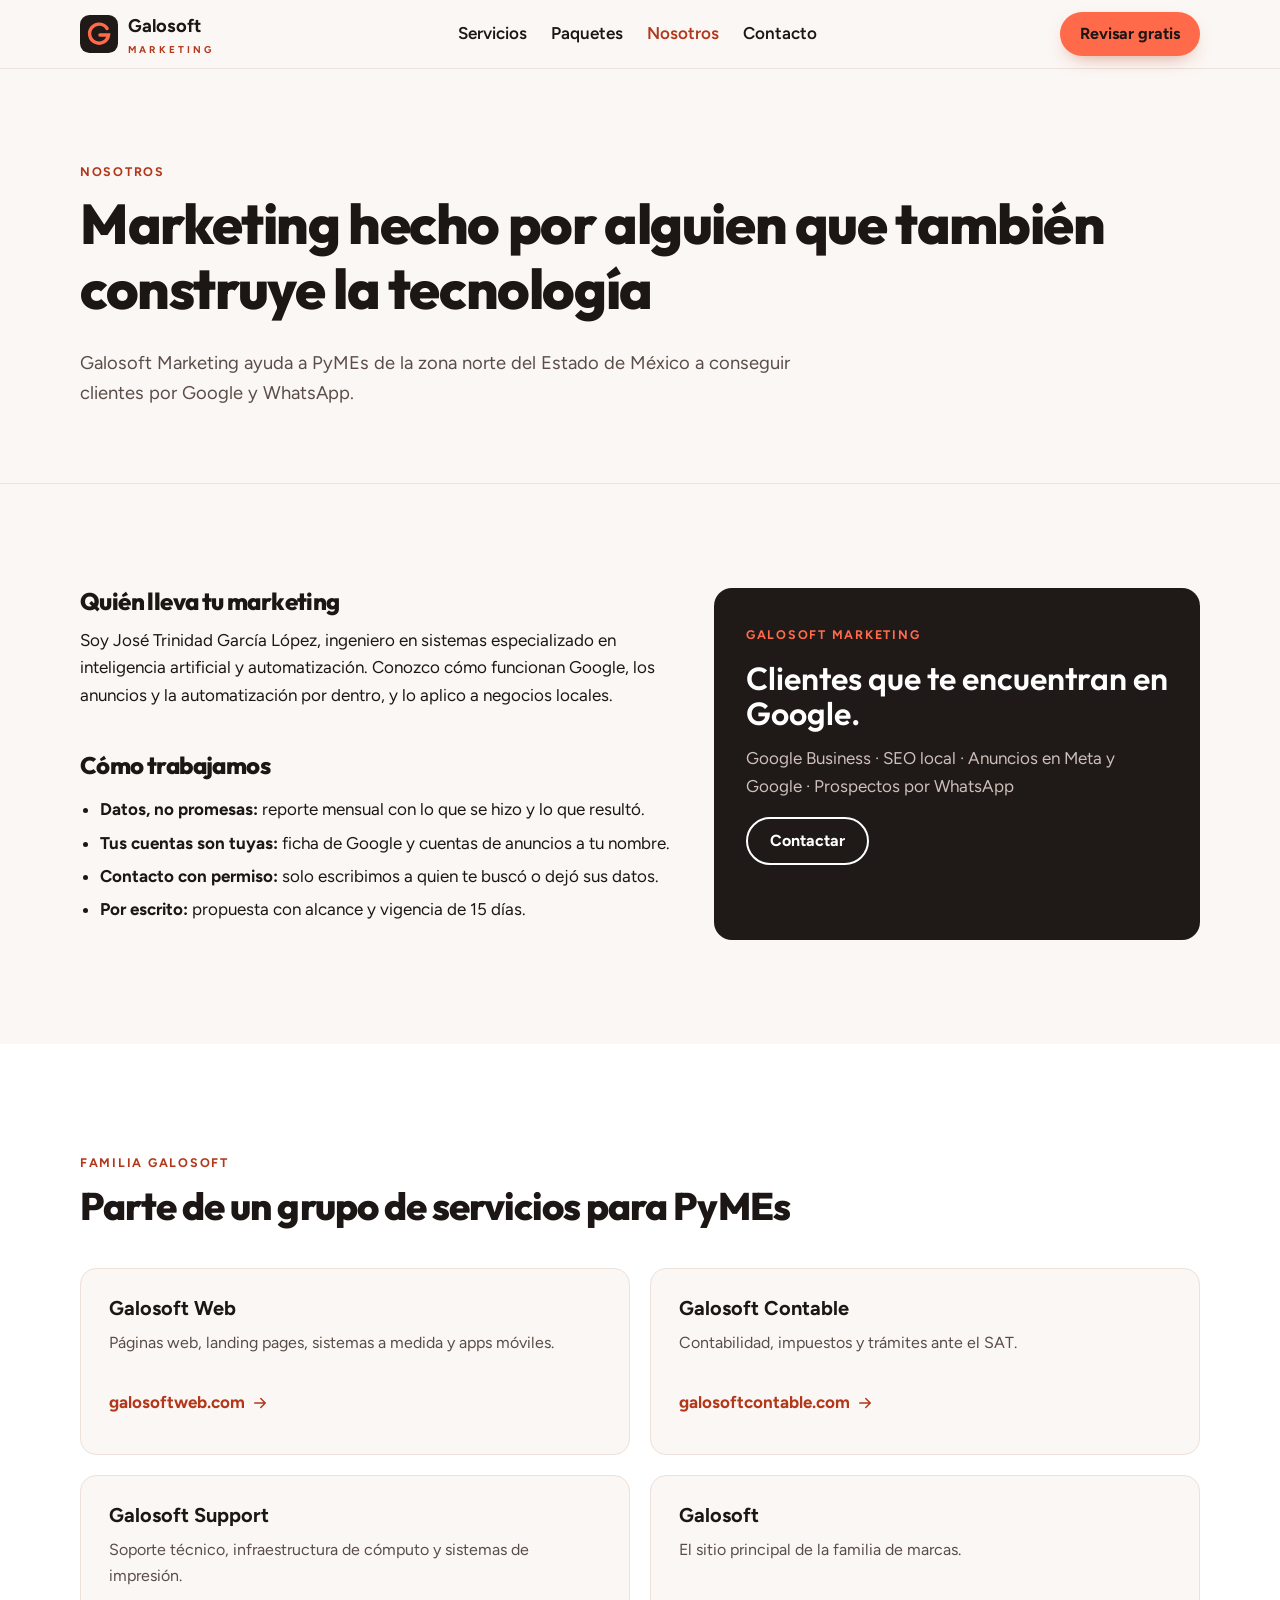
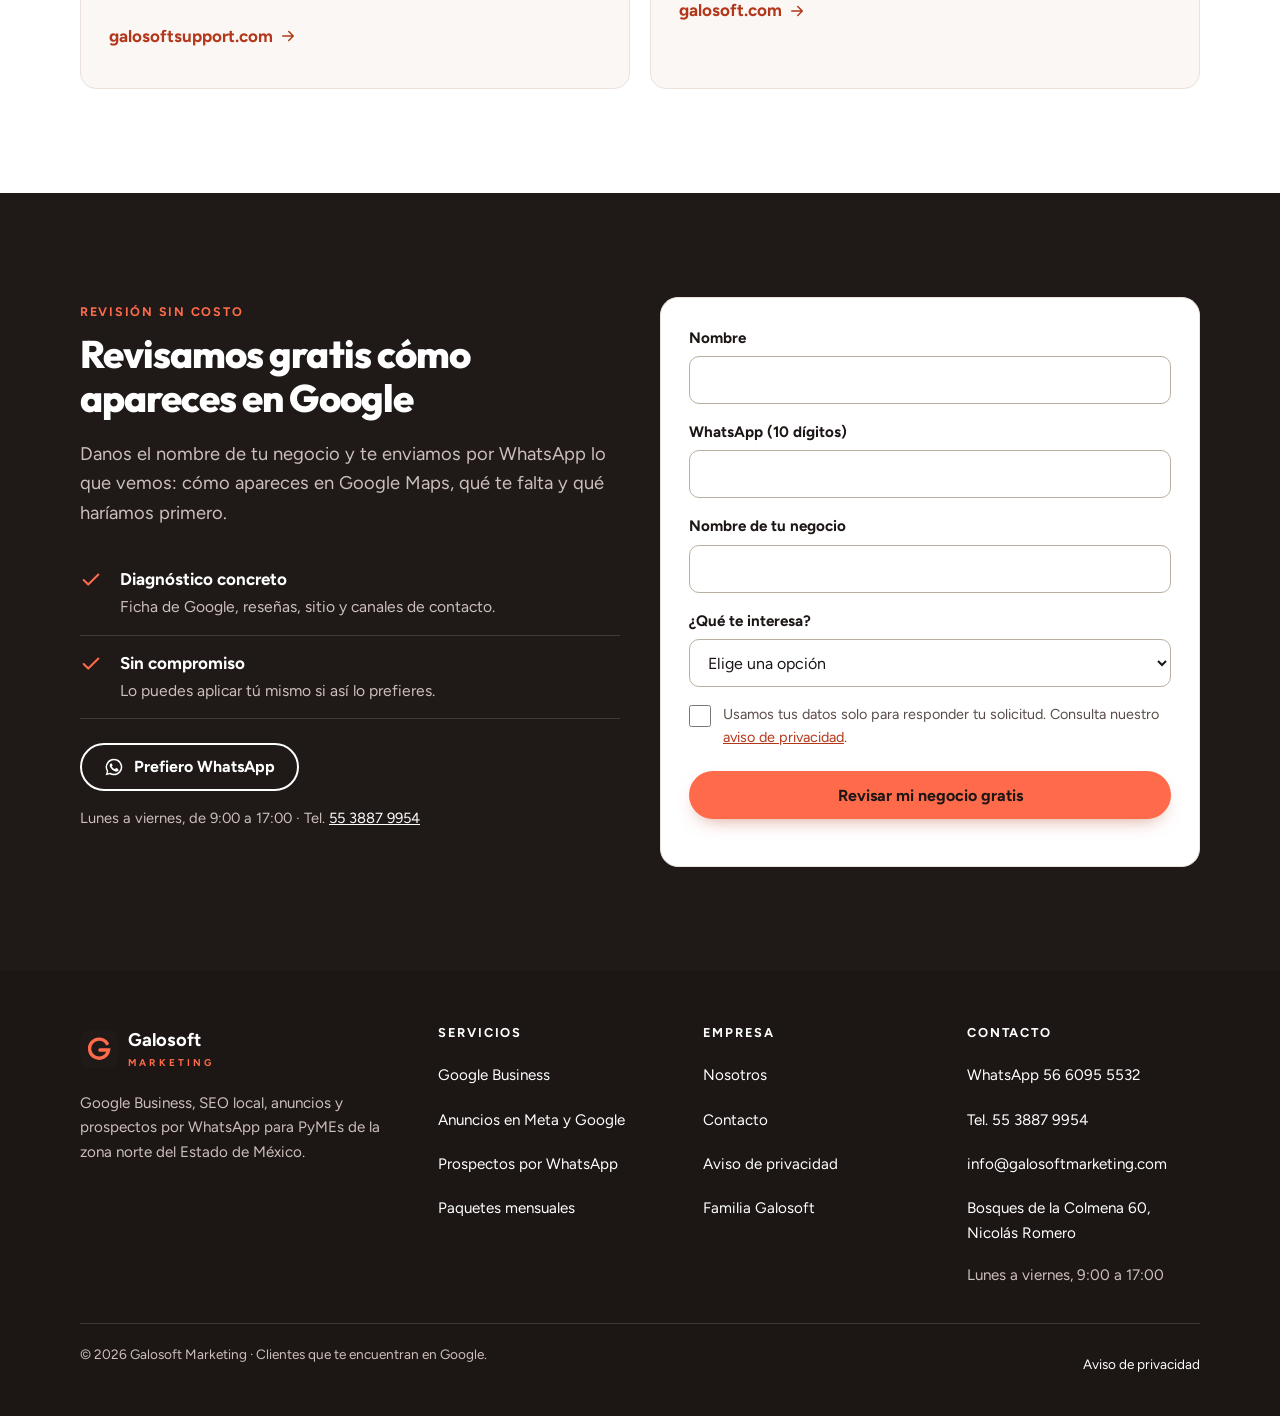
<file: nosotros.html>
<!doctype html>
<html lang="es-MX">
<head>
<meta charset="utf-8">
<meta name="viewport" content="width=device-width,initial-scale=1">
<title>Nosotros: marketing local con ingeniero al frente | Galosoft</title>
<meta name="description" content="Galosoft Marketing: el Ing. José Trinidad García López ayuda a PyMEs de la zona norte del Edomex a conseguir clientes por Google Maps, anuncios y WhatsApp.">
<link rel="canonical" href="https://galosoftmarketing.com/nosotros.html">
<meta property="og:type" content="website">
<meta property="og:locale" content="es_MX">
<meta property="og:site_name" content="Galosoft Marketing">
<meta property="og:title" content="Nosotros: marketing local con ingeniero al frente | Galosoft">
<meta property="og:description" content="Galosoft Marketing: el Ing. José Trinidad García López ayuda a PyMEs de la zona norte del Edomex a conseguir clientes por Google Maps, anuncios y WhatsApp.">
<meta property="og:url" content="https://galosoftmarketing.com/nosotros.html">
<meta property="og:image" content="https://galosoftmarketing.com/assets/og-marketing.png">
<meta property="og:image:width" content="1200"><meta property="og:image:height" content="630">
<meta name="twitter:card" content="summary_large_image">
<meta name="theme-color" content="#1F1918">
<link rel="icon" href="assets/favicon.svg" type="image/svg+xml">
<link rel="apple-touch-icon" href="assets/apple-touch-icon.png">
<link rel="preconnect" href="https://fonts.googleapis.com">
<link rel="preconnect" href="https://fonts.gstatic.com" crossorigin>
<link rel="stylesheet" href="https://fonts.googleapis.com/css2?family=Outfit:wght@800&family=Figtree:wght@400;600;700&display=swap">
<link rel="stylesheet" href="assets/styles.css">
</head>
<body>
<a class="skip" href="#main">Saltar al contenido</a>
<header class="hdr"><div class="wrap"><a class="brand" href="index.html" aria-label="Galosoft Marketing, inicio"><svg viewBox="0 0 40 40" aria-hidden="true"><rect width="40" height="40" rx="10" fill="#1F1918"/><path d="M28.5 14.2A10 10 0 1 0 30 21h-9" fill="none" stroke="#FF6B4A" stroke-width="3.6" stroke-linecap="round"/></svg><span><b>Galosoft</b><small>MARKETING</small></span></a>
<nav class="nav" aria-label="Principal"><a href="servicios.html">Servicios</a><a href="paquetes.html">Paquetes</a><a href="nosotros.html" aria-current=page>Nosotros</a><a href="contacto.html">Contacto</a></nav>
<div class="hdr-cta"><a class="btn btn--primary" href="contacto.html#diagnostico">Revisar gratis</a>
<button class="menu-btn" type="button" aria-expanded="false" aria-controls="mnav" aria-label="Abrir menú"><svg viewBox="0 0 24 24" fill="none" stroke="currentColor" stroke-width="2" stroke-linecap="round" aria-hidden="true"><path d="M4 7h16M4 12h16M4 17h16"/></svg></button></div></div>
<nav class="mnav" id="mnav" aria-label="Menú móvil"><a href="index.html">Inicio</a><a href="servicios.html">Servicios</a><a href="paquetes.html">Paquetes</a><a href="nosotros.html" aria-current=page>Nosotros</a><a href="contacto.html">Contacto</a></nav></header>
<main id="main">
<section class="page-hero"><div class="wrap"><span class="kicker">Nosotros</span>
<h1>Marketing hecho por alguien que también construye la tecnología</h1>
<p class="lead">Galosoft Marketing ayuda a PyMEs de la zona norte del Estado de México a conseguir clientes por Google y WhatsApp.</p></div></section>
<section class="sec"><div class="wrap split">
<div class="prose">
<h2 style="margin-top:0">Quién lleva tu marketing</h2>
<p>Soy José Trinidad García López, ingeniero en sistemas especializado en inteligencia artificial y automatización. Conozco cómo funcionan Google, los anuncios y la automatización por dentro, y lo aplico a negocios locales.</p>
<h2>Cómo trabajamos</h2>
<ul><li><b>Datos, no promesas:</b> reporte mensual con lo que se hizo y lo que resultó.</li><li><b>Tus cuentas son tuyas:</b> ficha de Google y cuentas de anuncios a tu nombre.</li><li><b>Contacto con permiso:</b> solo escribimos a quien te buscó o dejó sus datos.</li><li><b>Por escrito:</b> propuesta con alcance y vigencia de 15 días.</li></ul>
</div>
<div class="cred"><span class="kicker">Galosoft Marketing</span>
<p class="num">Clientes que te encuentran en Google.</p>
<p>Google Business · SEO local · Anuncios en Meta y Google · Prospectos por WhatsApp</p>
<a class="btn btn--ghost" style="color:#fff;border-color:#fff" href="contacto.html">Contactar</a></div>
</div></section>
<section class="sec sec--white"><div class="wrap">
<span class="kicker">Familia Galosoft</span><h2>Parte de un grupo de servicios para PyMEs</h2>
<div class="cards">
<article class="card"><h3>Galosoft Web</h3><p>Páginas web, landing pages, sistemas a medida y apps móviles.</p><a class="more" href="https://galosoftweb.com">galosoftweb.com <svg viewBox="0 0 24 24" fill="none" stroke="currentColor" stroke-width="2" stroke-linecap="round" stroke-linejoin="round" aria-hidden="true" width="18" height="18"><path d="M5 12h14M13 6l6 6-6 6"/></svg></a></article>
<article class="card"><h3>Galosoft Contable</h3><p>Contabilidad, impuestos y trámites ante el SAT.</p><a class="more" href="https://www.galosoftcontable.com">galosoftcontable.com <svg viewBox="0 0 24 24" fill="none" stroke="currentColor" stroke-width="2" stroke-linecap="round" stroke-linejoin="round" aria-hidden="true" width="18" height="18"><path d="M5 12h14M13 6l6 6-6 6"/></svg></a></article>
<article class="card"><h3>Galosoft Support</h3><p>Soporte técnico, infraestructura de cómputo y sistemas de impresión.</p><a class="more" href="https://galosoftsupport.com">galosoftsupport.com <svg viewBox="0 0 24 24" fill="none" stroke="currentColor" stroke-width="2" stroke-linecap="round" stroke-linejoin="round" aria-hidden="true" width="18" height="18"><path d="M5 12h14M13 6l6 6-6 6"/></svg></a></article>
<article class="card"><h3>Galosoft</h3><p>El sitio principal de la familia de marcas.</p><a class="more" href="https://galosoft.com">galosoft.com <svg viewBox="0 0 24 24" fill="none" stroke="currentColor" stroke-width="2" stroke-linecap="round" stroke-linejoin="round" aria-hidden="true" width="18" height="18"><path d="M5 12h14M13 6l6 6-6 6"/></svg></a></article>
</div></div></section>
<section class="sec sec--navy" id="diagnostico"><div class="wrap cta-box">
<div><span class="kicker">Revisión sin costo</span><h2>Revisamos gratis cómo apareces en Google</h2>
<p class="lead">Danos el nombre de tu negocio y te enviamos por WhatsApp lo que vemos: cómo apareces en Google Maps, qué te falta y qué haríamos primero.</p>
<ul class="checks" style="margin:24px 0">
<li style="border-color:rgba(255,255,255,.14)"><svg viewBox="0 0 24 24" fill="none" stroke="currentColor" stroke-width="2.2" stroke-linecap="round" stroke-linejoin="round" aria-hidden="true"><path d="M20 6 9 17l-5-5"/></svg><div><b style="color:#fff">Diagnóstico concreto</b><span style="color:var(--on-navy-muted)">Ficha de Google, reseñas, sitio y canales de contacto.</span></div></li>
<li style="border-color:rgba(255,255,255,.14)"><svg viewBox="0 0 24 24" fill="none" stroke="currentColor" stroke-width="2.2" stroke-linecap="round" stroke-linejoin="round" aria-hidden="true"><path d="M20 6 9 17l-5-5"/></svg><div><b style="color:#fff">Sin compromiso</b><span style="color:var(--on-navy-muted)">Lo puedes aplicar tú mismo si así lo prefieres.</span></div></li>
</ul>
<div class="actions"><a class="btn btn--ghost" href="https://wa.me/525660955532?text=Hola%2C%20vengo%20de%20la%20p%C3%A1gina%20de%20Galosoft%20Marketing%20y%20quiero%20que%20revisen%20mi%20negocio%20en%20Google."><svg viewBox="0 0 24 24" fill="currentColor" aria-hidden="true"><path d="M12 2a10 10 0 0 0-8.6 15.1L2 22l5-1.3A10 10 0 1 0 12 2Zm0 18.2c-1.5 0-3-.4-4.3-1.2l-.3-.2-3 .8.8-2.9-.2-.3A8.2 8.2 0 1 1 12 20.2Zm4.5-6.1c-.2-.1-1.5-.7-1.7-.8-.2-.1-.4-.1-.6.1l-.8 1c-.1.2-.3.2-.5.1a6.7 6.7 0 0 1-3.3-2.9c-.3-.4.2-.4.7-1.3.1-.2 0-.3 0-.4l-.8-1.8c-.2-.5-.4-.4-.6-.4h-.5a1 1 0 0 0-.7.3 3 3 0 0 0-.9 2.2 5.2 5.2 0 0 0 1.1 2.7 11.8 11.8 0 0 0 4.5 4c1.7.7 2.3.8 3.2.6a2.7 2.7 0 0 0 1.8-1.3c.2-.4.2-.8.1-.9l-.5-.3Z"/></svg>Prefiero WhatsApp</a></div>
<p class="note" style="color:var(--on-navy-muted);margin-top:16px">Lunes a viernes, de 9:00 a 17:00 · Tel. <a href="tel:+525538879954" style="color:#fff">55 3887 9954</a></p></div>
<form class="form lead" novalidate data-origen="nosotros">
<label>Nombre<input name="nombre" autocomplete="name" required></label>
<label>WhatsApp (10 dígitos)<input name="telefono" type="tel" inputmode="tel" autocomplete="tel-national" pattern="[0-9 ]{10,14}" required></label>
<label>Nombre de tu negocio<input name="negocio" autocomplete="organization" required></label>
<label>¿Qué te interesa?<select name="interes" required><option value="">Elige una opción</option><option value="google">Aparecer en Google Maps</option><option value="meta">Anuncios en Facebook e Instagram</option><option value="gads">Anuncios en Google</option><option value="whatsapp">Responder prospectos por WhatsApp</option><option value="asesoria">No sé, quiero asesoría</option></select></label>
<div class="hp" aria-hidden="true"><label>Sitio web<input name="sitio_web" tabindex="-1" autocomplete="off"></label></div>
<label class="consent"><input type="checkbox" name="acepto" value="si" required><span>Usamos tus datos solo para responder tu solicitud. Consulta nuestro <a href="aviso-de-privacidad.html">aviso de privacidad</a>.</span></label>
<button class="btn btn--primary" type="submit">Revisar mi negocio gratis</button>
<p class="lead-status" id="lead-status-nosotros" role="status" aria-live="polite"></p>
</form>
</div></section>
</main>
<footer class="ftr"><div class="wrap">
<div class="cols">
<div><a class="brand" href="index.html" aria-label="Galosoft Marketing, inicio"><svg viewBox="0 0 40 40" aria-hidden="true"><rect width="40" height="40" rx="10" fill="#1F1918"/><path d="M28.5 14.2A10 10 0 1 0 30 21h-9" fill="none" stroke="#FF6B4A" stroke-width="3.6" stroke-linecap="round"/></svg><span><b>Galosoft</b><small>MARKETING</small></span></a><p style="margin-top:16px;max-width:34ch">Google Business, SEO local, anuncios y prospectos por WhatsApp para PyMEs de la zona norte del Estado de México.</p></div>
<div><h4>Servicios</h4><ul><li><a href="google-business.html">Google Business</a></li><li><a href="anuncios.html">Anuncios en Meta y Google</a></li><li><a href="prospectos-whatsapp.html">Prospectos por WhatsApp</a></li><li><a href="paquetes.html">Paquetes mensuales</a></li></ul></div>
<div><h4>Empresa</h4><ul><li><a href="nosotros.html">Nosotros</a></li><li><a href="contacto.html">Contacto</a></li><li><a href="aviso-de-privacidad.html">Aviso de privacidad</a></li><li><a href="https://galosoft.com">Familia Galosoft</a></li></ul></div>
<div><h4>Contacto</h4><ul><li><a href="https://wa.me/525660955532?text=Hola%2C%20vengo%20de%20la%20p%C3%A1gina%20de%20Galosoft%20Marketing%20y%20quiero%20informaci%C3%B3n.">WhatsApp 56 6095 5532</a></li><li><a href="tel:+525538879954">Tel. 55 3887 9954</a></li><li><a href="mailto:info@galosoftmarketing.com">info@galosoftmarketing.com</a></li><li><a href="https://www.google.com/maps/search/?api=1&query=Bosques%20de%20la%20Colmena%2060%2C%20Nicol%C3%A1s%20Romero%2C%2054474%2C%20Estado%20de%20M%C3%A9xico">Bosques de la Colmena 60, Nicolás Romero</a></li></ul><p style="margin:8px 0 0">Lunes a viernes, 9:00 a 17:00</p></div>
</div>
<div class="bottom"><span>© 2026 Galosoft Marketing · Clientes que te encuentran en Google.</span><a href="aviso-de-privacidad.html">Aviso de privacidad</a></div>
</div></footer>
<a class="wa-float" href="https://wa.me/525660955532?text=Hola%2C%20vengo%20de%20la%20p%C3%A1gina%20de%20Galosoft%20Marketing%20y%20quiero%20informaci%C3%B3n." aria-label="Escribir por WhatsApp"><svg viewBox="0 0 24 24" fill="currentColor" aria-hidden="true"><path d="M12 2a10 10 0 0 0-8.6 15.1L2 22l5-1.3A10 10 0 1 0 12 2Zm0 18.2c-1.5 0-3-.4-4.3-1.2l-.3-.2-3 .8.8-2.9-.2-.3A8.2 8.2 0 1 1 12 20.2Zm4.5-6.1c-.2-.1-1.5-.7-1.7-.8-.2-.1-.4-.1-.6.1l-.8 1c-.1.2-.3.2-.5.1a6.7 6.7 0 0 1-3.3-2.9c-.3-.4.2-.4.7-1.3.1-.2 0-.3 0-.4l-.8-1.8c-.2-.5-.4-.4-.6-.4h-.5a1 1 0 0 0-.7.3 3 3 0 0 0-.9 2.2 5.2 5.2 0 0 0 1.1 2.7 11.8 11.8 0 0 0 4.5 4c1.7.7 2.3.8 3.2.6a2.7 2.7 0 0 0 1.8-1.3c.2-.4.2-.8.1-.9l-.5-.3Z"/></svg></a>
<script src="assets/main.js" defer></script>
</body>
</html>
</file>
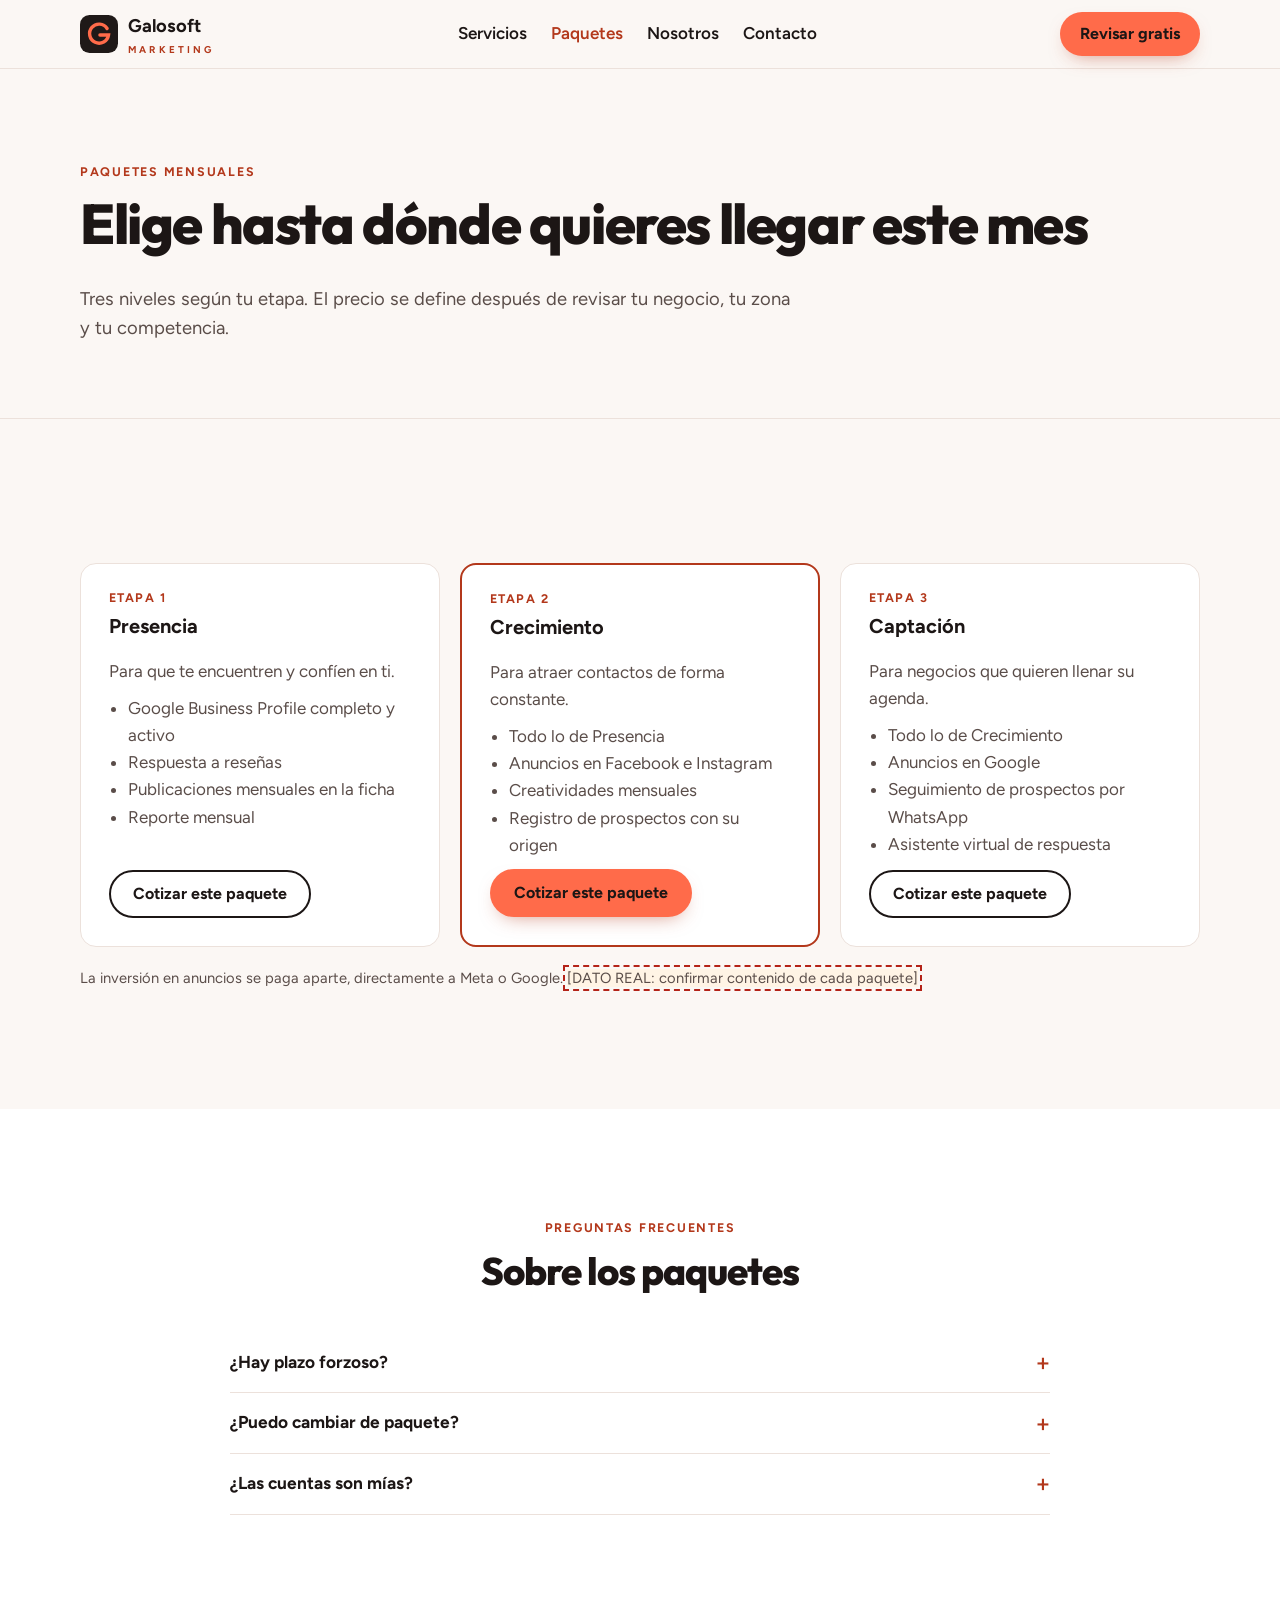
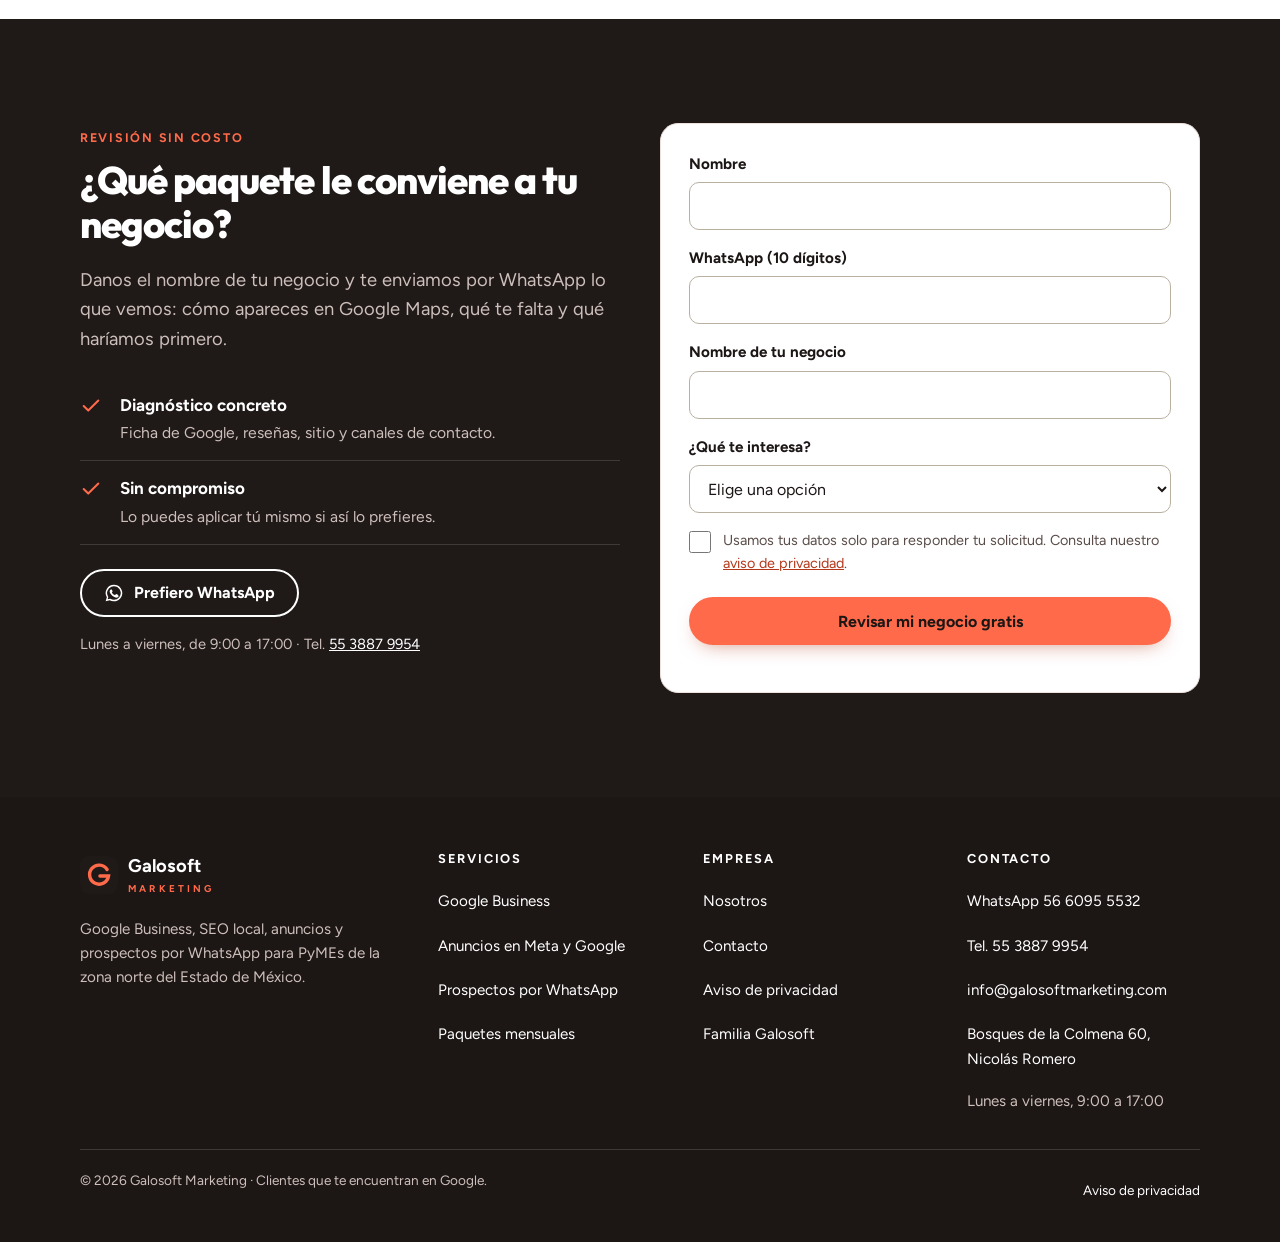
<file: paquetes.html>
<!doctype html>
<html lang="es-MX">
<head>
<meta charset="utf-8">
<meta name="viewport" content="width=device-width,initial-scale=1">
<title>Paquetes mensuales de marketing local | Galosoft Marketing</title>
<meta name="description" content="Paquetes mensuales de Galosoft Marketing: Presencia, Crecimiento y Captación, con Google Business, anuncios en Meta y Google y seguimiento por WhatsApp.">
<link rel="canonical" href="https://galosoftmarketing.com/paquetes.html">
<meta property="og:type" content="website">
<meta property="og:locale" content="es_MX">
<meta property="og:site_name" content="Galosoft Marketing">
<meta property="og:title" content="Paquetes mensuales de marketing local | Galosoft Marketing">
<meta property="og:description" content="Paquetes mensuales de Galosoft Marketing: Presencia, Crecimiento y Captación, con Google Business, anuncios en Meta y Google y seguimiento por WhatsApp.">
<meta property="og:url" content="https://galosoftmarketing.com/paquetes.html">
<meta property="og:image" content="https://galosoftmarketing.com/assets/og-marketing.png">
<meta property="og:image:width" content="1200"><meta property="og:image:height" content="630">
<meta name="twitter:card" content="summary_large_image">
<meta name="theme-color" content="#1F1918">
<link rel="icon" href="assets/favicon.svg" type="image/svg+xml">
<link rel="apple-touch-icon" href="assets/apple-touch-icon.png">
<link rel="preconnect" href="https://fonts.googleapis.com">
<link rel="preconnect" href="https://fonts.gstatic.com" crossorigin>
<link rel="stylesheet" href="https://fonts.googleapis.com/css2?family=Outfit:wght@800&family=Figtree:wght@400;600;700&display=swap">
<link rel="stylesheet" href="assets/styles.css">
</head>
<body>
<a class="skip" href="#main">Saltar al contenido</a>
<header class="hdr"><div class="wrap"><a class="brand" href="index.html" aria-label="Galosoft Marketing, inicio"><svg viewBox="0 0 40 40" aria-hidden="true"><rect width="40" height="40" rx="10" fill="#1F1918"/><path d="M28.5 14.2A10 10 0 1 0 30 21h-9" fill="none" stroke="#FF6B4A" stroke-width="3.6" stroke-linecap="round"/></svg><span><b>Galosoft</b><small>MARKETING</small></span></a>
<nav class="nav" aria-label="Principal"><a href="servicios.html">Servicios</a><a href="paquetes.html" aria-current=page>Paquetes</a><a href="nosotros.html">Nosotros</a><a href="contacto.html">Contacto</a></nav>
<div class="hdr-cta"><a class="btn btn--primary" href="contacto.html#diagnostico">Revisar gratis</a>
<button class="menu-btn" type="button" aria-expanded="false" aria-controls="mnav" aria-label="Abrir menú"><svg viewBox="0 0 24 24" fill="none" stroke="currentColor" stroke-width="2" stroke-linecap="round" aria-hidden="true"><path d="M4 7h16M4 12h16M4 17h16"/></svg></button></div></div>
<nav class="mnav" id="mnav" aria-label="Menú móvil"><a href="index.html">Inicio</a><a href="servicios.html">Servicios</a><a href="paquetes.html" aria-current=page>Paquetes</a><a href="nosotros.html">Nosotros</a><a href="contacto.html">Contacto</a></nav></header>
<main id="main">
<section class="page-hero"><div class="wrap"><span class="kicker">Paquetes mensuales</span>
<h1>Elige hasta dónde quieres llegar este mes</h1>
<p class="lead">Tres niveles según tu etapa. El precio se define después de revisar tu negocio, tu zona y tu competencia.</p></div></section>
<section class="sec"><div class="wrap">
<div class="plans">
<article class="plan"><span class="freq">Etapa 1</span><h3>Presencia</h3><p style="color:var(--muted);margin:0">Para que te encuentren y confíen en ti.</p><ul><li>Google Business Profile completo y activo</li><li>Respuesta a reseñas</li><li>Publicaciones mensuales en la ficha</li><li>Reporte mensual</li></ul>
<a class="btn btn--ghost" href="https://wa.me/525660955532?text=Hola%2C%20vengo%20de%20la%20p%C3%A1gina%20de%20Galosoft%20Marketing%20y%20quiero%20informaci%C3%B3n%20del%20paquete%20Presencia.">Cotizar este paquete</a></article>
<article class="plan plan--hl"><span class="freq">Etapa 2</span><h3>Crecimiento</h3><p style="color:var(--muted);margin:0">Para atraer contactos de forma constante.</p><ul><li>Todo lo de Presencia</li><li>Anuncios en Facebook e Instagram</li><li>Creatividades mensuales</li><li>Registro de prospectos con su origen</li></ul>
<a class="btn btn--primary" href="https://wa.me/525660955532?text=Hola%2C%20vengo%20de%20la%20p%C3%A1gina%20de%20Galosoft%20Marketing%20y%20quiero%20informaci%C3%B3n%20del%20paquete%20Crecimiento.">Cotizar este paquete</a></article>
<article class="plan"><span class="freq">Etapa 3</span><h3>Captación</h3><p style="color:var(--muted);margin:0">Para negocios que quieren llenar su agenda.</p><ul><li>Todo lo de Crecimiento</li><li>Anuncios en Google</li><li>Seguimiento de prospectos por WhatsApp</li><li>Asistente virtual de respuesta</li></ul>
<a class="btn btn--ghost" href="https://wa.me/525660955532?text=Hola%2C%20vengo%20de%20la%20p%C3%A1gina%20de%20Galosoft%20Marketing%20y%20quiero%20informaci%C3%B3n%20del%20paquete%20Captaci%C3%B3n.">Cotizar este paquete</a></article>
</div>
<p class="note" style="margin-top:20px">La inversión en anuncios se paga aparte, directamente a Meta o Google. <span class="ph">[DATO REAL: confirmar contenido de cada paquete]</span></p>
</div></section>
<section class="sec sec--white"><div class="wrap">
<div class="center"><span class="kicker">Preguntas frecuentes</span><h2>Sobre los paquetes</h2></div>
<div class="faq">
<details><summary>¿Hay plazo forzoso?</summary><p><span class="ph">[DATO REAL: plazo mínimo, si existe]</span></p></details>
<details><summary>¿Puedo cambiar de paquete?</summary><p>Sí. Puedes subir o bajar de etapa al cierre de cada mes.</p></details>
<details><summary>¿Las cuentas son mías?</summary><p>Sí. Tu ficha de Google y tus cuentas de anuncios están a tu nombre; nosotros trabajamos con acceso de administrador.</p></details>
</div></div></section>
<section class="sec sec--navy" id="diagnostico"><div class="wrap cta-box">
<div><span class="kicker">Revisión sin costo</span><h2>¿Qué paquete le conviene a tu negocio?</h2>
<p class="lead">Danos el nombre de tu negocio y te enviamos por WhatsApp lo que vemos: cómo apareces en Google Maps, qué te falta y qué haríamos primero.</p>
<ul class="checks" style="margin:24px 0">
<li style="border-color:rgba(255,255,255,.14)"><svg viewBox="0 0 24 24" fill="none" stroke="currentColor" stroke-width="2.2" stroke-linecap="round" stroke-linejoin="round" aria-hidden="true"><path d="M20 6 9 17l-5-5"/></svg><div><b style="color:#fff">Diagnóstico concreto</b><span style="color:var(--on-navy-muted)">Ficha de Google, reseñas, sitio y canales de contacto.</span></div></li>
<li style="border-color:rgba(255,255,255,.14)"><svg viewBox="0 0 24 24" fill="none" stroke="currentColor" stroke-width="2.2" stroke-linecap="round" stroke-linejoin="round" aria-hidden="true"><path d="M20 6 9 17l-5-5"/></svg><div><b style="color:#fff">Sin compromiso</b><span style="color:var(--on-navy-muted)">Lo puedes aplicar tú mismo si así lo prefieres.</span></div></li>
</ul>
<div class="actions"><a class="btn btn--ghost" href="https://wa.me/525660955532?text=Hola%2C%20vengo%20de%20la%20p%C3%A1gina%20de%20Galosoft%20Marketing%20y%20quiero%20que%20revisen%20mi%20negocio%20en%20Google."><svg viewBox="0 0 24 24" fill="currentColor" aria-hidden="true"><path d="M12 2a10 10 0 0 0-8.6 15.1L2 22l5-1.3A10 10 0 1 0 12 2Zm0 18.2c-1.5 0-3-.4-4.3-1.2l-.3-.2-3 .8.8-2.9-.2-.3A8.2 8.2 0 1 1 12 20.2Zm4.5-6.1c-.2-.1-1.5-.7-1.7-.8-.2-.1-.4-.1-.6.1l-.8 1c-.1.2-.3.2-.5.1a6.7 6.7 0 0 1-3.3-2.9c-.3-.4.2-.4.7-1.3.1-.2 0-.3 0-.4l-.8-1.8c-.2-.5-.4-.4-.6-.4h-.5a1 1 0 0 0-.7.3 3 3 0 0 0-.9 2.2 5.2 5.2 0 0 0 1.1 2.7 11.8 11.8 0 0 0 4.5 4c1.7.7 2.3.8 3.2.6a2.7 2.7 0 0 0 1.8-1.3c.2-.4.2-.8.1-.9l-.5-.3Z"/></svg>Prefiero WhatsApp</a></div>
<p class="note" style="color:var(--on-navy-muted);margin-top:16px">Lunes a viernes, de 9:00 a 17:00 · Tel. <a href="tel:+525538879954" style="color:#fff">55 3887 9954</a></p></div>
<form class="form lead" novalidate data-origen="paquetes">
<label>Nombre<input name="nombre" autocomplete="name" required></label>
<label>WhatsApp (10 dígitos)<input name="telefono" type="tel" inputmode="tel" autocomplete="tel-national" pattern="[0-9 ]{10,14}" required></label>
<label>Nombre de tu negocio<input name="negocio" autocomplete="organization" required></label>
<label>¿Qué te interesa?<select name="interes" required><option value="">Elige una opción</option><option value="google">Aparecer en Google Maps</option><option value="meta">Anuncios en Facebook e Instagram</option><option value="gads">Anuncios en Google</option><option value="whatsapp">Responder prospectos por WhatsApp</option><option value="asesoria">No sé, quiero asesoría</option></select></label>
<div class="hp" aria-hidden="true"><label>Sitio web<input name="sitio_web" tabindex="-1" autocomplete="off"></label></div>
<label class="consent"><input type="checkbox" name="acepto" value="si" required><span>Usamos tus datos solo para responder tu solicitud. Consulta nuestro <a href="aviso-de-privacidad.html">aviso de privacidad</a>.</span></label>
<button class="btn btn--primary" type="submit">Revisar mi negocio gratis</button>
<p class="lead-status" id="lead-status-paquetes" role="status" aria-live="polite"></p>
</form>
</div></section>
</main>
<footer class="ftr"><div class="wrap">
<div class="cols">
<div><a class="brand" href="index.html" aria-label="Galosoft Marketing, inicio"><svg viewBox="0 0 40 40" aria-hidden="true"><rect width="40" height="40" rx="10" fill="#1F1918"/><path d="M28.5 14.2A10 10 0 1 0 30 21h-9" fill="none" stroke="#FF6B4A" stroke-width="3.6" stroke-linecap="round"/></svg><span><b>Galosoft</b><small>MARKETING</small></span></a><p style="margin-top:16px;max-width:34ch">Google Business, SEO local, anuncios y prospectos por WhatsApp para PyMEs de la zona norte del Estado de México.</p></div>
<div><h4>Servicios</h4><ul><li><a href="google-business.html">Google Business</a></li><li><a href="anuncios.html">Anuncios en Meta y Google</a></li><li><a href="prospectos-whatsapp.html">Prospectos por WhatsApp</a></li><li><a href="paquetes.html">Paquetes mensuales</a></li></ul></div>
<div><h4>Empresa</h4><ul><li><a href="nosotros.html">Nosotros</a></li><li><a href="contacto.html">Contacto</a></li><li><a href="aviso-de-privacidad.html">Aviso de privacidad</a></li><li><a href="https://galosoft.com">Familia Galosoft</a></li></ul></div>
<div><h4>Contacto</h4><ul><li><a href="https://wa.me/525660955532?text=Hola%2C%20vengo%20de%20la%20p%C3%A1gina%20de%20Galosoft%20Marketing%20y%20quiero%20informaci%C3%B3n.">WhatsApp 56 6095 5532</a></li><li><a href="tel:+525538879954">Tel. 55 3887 9954</a></li><li><a href="mailto:info@galosoftmarketing.com">info@galosoftmarketing.com</a></li><li><a href="https://www.google.com/maps/search/?api=1&query=Bosques%20de%20la%20Colmena%2060%2C%20Nicol%C3%A1s%20Romero%2C%2054474%2C%20Estado%20de%20M%C3%A9xico">Bosques de la Colmena 60, Nicolás Romero</a></li></ul><p style="margin:8px 0 0">Lunes a viernes, 9:00 a 17:00</p></div>
</div>
<div class="bottom"><span>© 2026 Galosoft Marketing · Clientes que te encuentran en Google.</span><a href="aviso-de-privacidad.html">Aviso de privacidad</a></div>
</div></footer>
<a class="wa-float" href="https://wa.me/525660955532?text=Hola%2C%20vengo%20de%20la%20p%C3%A1gina%20de%20Galosoft%20Marketing%20y%20quiero%20informaci%C3%B3n." aria-label="Escribir por WhatsApp"><svg viewBox="0 0 24 24" fill="currentColor" aria-hidden="true"><path d="M12 2a10 10 0 0 0-8.6 15.1L2 22l5-1.3A10 10 0 1 0 12 2Zm0 18.2c-1.5 0-3-.4-4.3-1.2l-.3-.2-3 .8.8-2.9-.2-.3A8.2 8.2 0 1 1 12 20.2Zm4.5-6.1c-.2-.1-1.5-.7-1.7-.8-.2-.1-.4-.1-.6.1l-.8 1c-.1.2-.3.2-.5.1a6.7 6.7 0 0 1-3.3-2.9c-.3-.4.2-.4.7-1.3.1-.2 0-.3 0-.4l-.8-1.8c-.2-.5-.4-.4-.6-.4h-.5a1 1 0 0 0-.7.3 3 3 0 0 0-.9 2.2 5.2 5.2 0 0 0 1.1 2.7 11.8 11.8 0 0 0 4.5 4c1.7.7 2.3.8 3.2.6a2.7 2.7 0 0 0 1.8-1.3c.2-.4.2-.8.1-.9l-.5-.3Z"/></svg></a>
<script src="assets/main.js" defer></script>
</body>
</html>
</file>
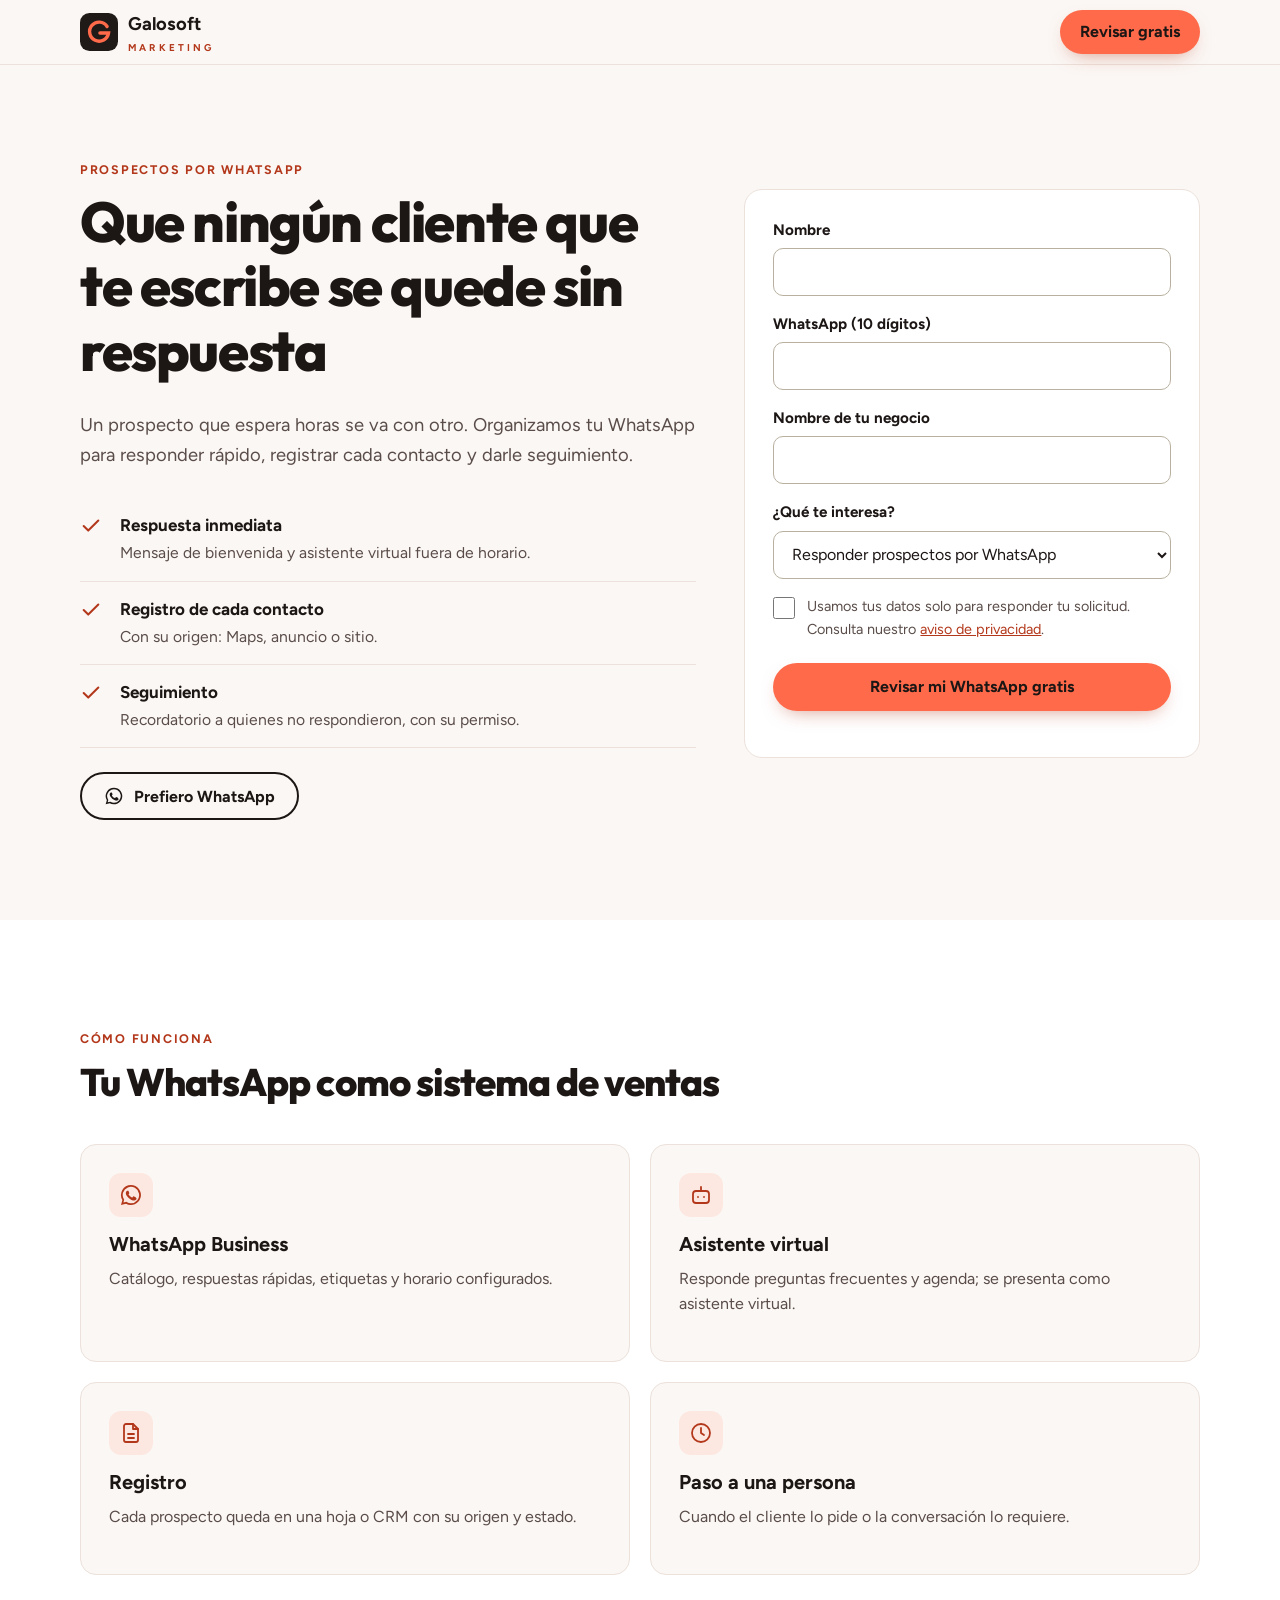
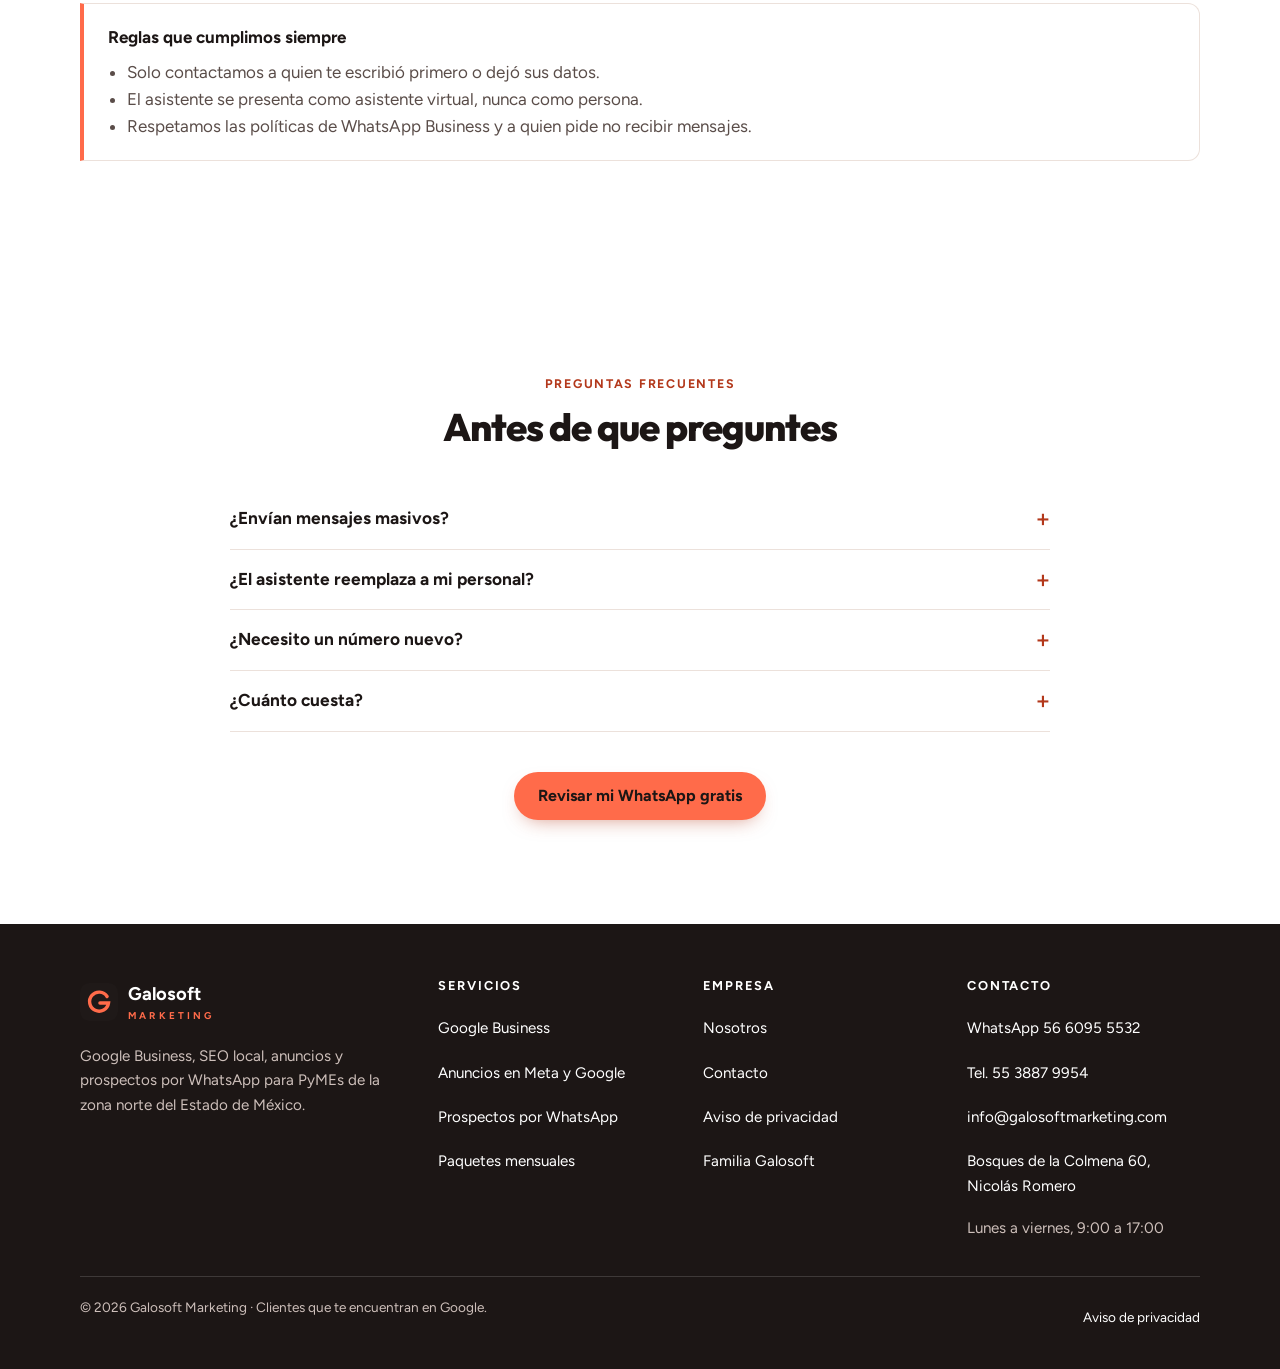
<file: prospectos-whatsapp.html>
<!doctype html>
<html lang="es-MX">
<head>
<meta charset="utf-8">
<meta name="viewport" content="width=device-width,initial-scale=1">
<title>Prospectos por WhatsApp con respuesta inmediata | Galosoft</title>
<meta name="description" content="Responde a cada prospecto en minutos: WhatsApp Business, asistente virtual y registro de contactos para que ningún cliente se enfríe. Zona norte del Edomex.">
<link rel="canonical" href="https://galosoftmarketing.com/prospectos-whatsapp.html">
<meta property="og:type" content="website">
<meta property="og:locale" content="es_MX">
<meta property="og:site_name" content="Galosoft Marketing">
<meta property="og:title" content="Prospectos por WhatsApp con respuesta inmediata | Galosoft">
<meta property="og:description" content="Responde a cada prospecto en minutos: WhatsApp Business, asistente virtual y registro de contactos para que ningún cliente se enfríe. Zona norte del Edomex.">
<meta property="og:url" content="https://galosoftmarketing.com/prospectos-whatsapp.html">
<meta property="og:image" content="https://galosoftmarketing.com/assets/og-marketing.png">
<meta property="og:image:width" content="1200"><meta property="og:image:height" content="630">
<meta name="twitter:card" content="summary_large_image">
<meta name="theme-color" content="#1F1918">
<link rel="icon" href="assets/favicon.svg" type="image/svg+xml">
<link rel="apple-touch-icon" href="assets/apple-touch-icon.png">
<link rel="preconnect" href="https://fonts.googleapis.com">
<link rel="preconnect" href="https://fonts.gstatic.com" crossorigin>
<link rel="stylesheet" href="https://fonts.googleapis.com/css2?family=Outfit:wght@800&family=Figtree:wght@400;600;700&display=swap">
<link rel="stylesheet" href="assets/styles.css">
</head>
<body>
<a class="skip" href="#main">Saltar al contenido</a>
<header class="hdr hdr--min"><div class="wrap"><a class="brand" href="index.html" aria-label="Galosoft Marketing, inicio"><svg viewBox="0 0 40 40" aria-hidden="true"><rect width="40" height="40" rx="10" fill="#1F1918"/><path d="M28.5 14.2A10 10 0 1 0 30 21h-9" fill="none" stroke="#FF6B4A" stroke-width="3.6" stroke-linecap="round"/></svg><span><b>Galosoft</b><small>MARKETING</small></span></a><div class="hdr-cta"><a class="btn btn--primary" href="#diagnostico">Revisar gratis</a></div></div></header>
<main id="main">
<section class="hero" id="diagnostico"><div class="wrap grid">
<div><span class="kicker">Prospectos por WhatsApp</span><h1>Que ningún cliente que te escribe se quede sin respuesta</h1><p class="lead">Un prospecto que espera horas se va con otro. Organizamos tu WhatsApp para responder rápido, registrar cada contacto y darle seguimiento.</p>
<ul class="checks" style="margin-bottom:24px"><li><svg viewBox="0 0 24 24" fill="none" stroke="currentColor" stroke-width="2.2" stroke-linecap="round" stroke-linejoin="round" aria-hidden="true"><path d="M20 6 9 17l-5-5"/></svg><div><b>Respuesta inmediata</b><span>Mensaje de bienvenida y asistente virtual fuera de horario.</span></div></li><li><svg viewBox="0 0 24 24" fill="none" stroke="currentColor" stroke-width="2.2" stroke-linecap="round" stroke-linejoin="round" aria-hidden="true"><path d="M20 6 9 17l-5-5"/></svg><div><b>Registro de cada contacto</b><span>Con su origen: Maps, anuncio o sitio.</span></div></li><li><svg viewBox="0 0 24 24" fill="none" stroke="currentColor" stroke-width="2.2" stroke-linecap="round" stroke-linejoin="round" aria-hidden="true"><path d="M20 6 9 17l-5-5"/></svg><div><b>Seguimiento</b><span>Recordatorio a quienes no respondieron, con su permiso.</span></div></li></ul>
<a class="btn btn--ghost" href="https://wa.me/525660955532?text=Hola%2C%20vengo%20de%20la%20p%C3%A1gina%20de%20Galosoft%20Marketing%20y%20quiero%20organizar%20mis%20prospectos%20por%20WhatsApp."><svg viewBox="0 0 24 24" fill="currentColor" aria-hidden="true"><path d="M12 2a10 10 0 0 0-8.6 15.1L2 22l5-1.3A10 10 0 1 0 12 2Zm0 18.2c-1.5 0-3-.4-4.3-1.2l-.3-.2-3 .8.8-2.9-.2-.3A8.2 8.2 0 1 1 12 20.2Zm4.5-6.1c-.2-.1-1.5-.7-1.7-.8-.2-.1-.4-.1-.6.1l-.8 1c-.1.2-.3.2-.5.1a6.7 6.7 0 0 1-3.3-2.9c-.3-.4.2-.4.7-1.3.1-.2 0-.3 0-.4l-.8-1.8c-.2-.5-.4-.4-.6-.4h-.5a1 1 0 0 0-.7.3 3 3 0 0 0-.9 2.2 5.2 5.2 0 0 0 1.1 2.7 11.8 11.8 0 0 0 4.5 4c1.7.7 2.3.8 3.2.6a2.7 2.7 0 0 0 1.8-1.3c.2-.4.2-.8.1-.9l-.5-.3Z"/></svg>Prefiero WhatsApp</a></div>
<div><form class="form lead" novalidate data-origen="landing-whatsapp">
<label>Nombre<input name="nombre" autocomplete="name" required></label>
<label>WhatsApp (10 dígitos)<input name="telefono" type="tel" inputmode="tel" autocomplete="tel-national" pattern="[0-9 ]{10,14}" required></label>
<label>Nombre de tu negocio<input name="negocio" autocomplete="organization" required></label>
<label>¿Qué te interesa?<select name="interes" required><option value="">Elige una opción</option><option value="google">Aparecer en Google Maps</option><option value="meta">Anuncios en Facebook e Instagram</option><option value="gads">Anuncios en Google</option><option value="whatsapp" selected>Responder prospectos por WhatsApp</option><option value="asesoria">No sé, quiero asesoría</option></select></label>
<div class="hp" aria-hidden="true"><label>Sitio web<input name="sitio_web" tabindex="-1" autocomplete="off"></label></div>
<label class="consent"><input type="checkbox" name="acepto" value="si" required><span>Usamos tus datos solo para responder tu solicitud. Consulta nuestro <a href="aviso-de-privacidad.html">aviso de privacidad</a>.</span></label>
<button class="btn btn--primary" type="submit">Revisar mi WhatsApp gratis</button>
<p class="lead-status" id="lead-status-landing-whatsapp" role="status" aria-live="polite"></p>
</form></div></div></section>
<section class="sec sec--white"><div class="wrap">
<span class="kicker">Cómo funciona</span><h2>Tu WhatsApp como sistema de ventas</h2>
<div class="cards">
<article class="card"><div class="ico"><svg viewBox="0 0 24 24" fill="currentColor" aria-hidden="true"><path d="M12 2a10 10 0 0 0-8.6 15.1L2 22l5-1.3A10 10 0 1 0 12 2Zm0 18.2c-1.5 0-3-.4-4.3-1.2l-.3-.2-3 .8.8-2.9-.2-.3A8.2 8.2 0 1 1 12 20.2Zm4.5-6.1c-.2-.1-1.5-.7-1.7-.8-.2-.1-.4-.1-.6.1l-.8 1c-.1.2-.3.2-.5.1a6.7 6.7 0 0 1-3.3-2.9c-.3-.4.2-.4.7-1.3.1-.2 0-.3 0-.4l-.8-1.8c-.2-.5-.4-.4-.6-.4h-.5a1 1 0 0 0-.7.3 3 3 0 0 0-.9 2.2 5.2 5.2 0 0 0 1.1 2.7 11.8 11.8 0 0 0 4.5 4c1.7.7 2.3.8 3.2.6a2.7 2.7 0 0 0 1.8-1.3c.2-.4.2-.8.1-.9l-.5-.3Z"/></svg></div><h3>WhatsApp Business</h3><p>Catálogo, respuestas rápidas, etiquetas y horario configurados.</p></article>
<article class="card"><div class="ico"><svg viewBox="0 0 24 24" fill="none" stroke="currentColor" stroke-width="1.8" stroke-linecap="round" stroke-linejoin="round" aria-hidden="true"><rect x="4" y="8" width="16" height="12" rx="3"/><path d="M12 4v4M9 14h.01M15 14h.01"/></svg></div><h3>Asistente virtual</h3><p>Responde preguntas frecuentes y agenda; se presenta como asistente virtual.</p></article>
<article class="card"><div class="ico"><svg viewBox="0 0 24 24" fill="none" stroke="currentColor" stroke-width="1.8" stroke-linecap="round" stroke-linejoin="round" aria-hidden="true"><path d="M14 3H7a2 2 0 0 0-2 2v14a2 2 0 0 0 2 2h10a2 2 0 0 0 2-2V8z"/><path d="M14 3v5h5M9 13h6M9 17h6"/></svg></div><h3>Registro</h3><p>Cada prospecto queda en una hoja o CRM con su origen y estado.</p></article>
<article class="card"><div class="ico"><svg viewBox="0 0 24 24" fill="none" stroke="currentColor" stroke-width="1.8" stroke-linecap="round" stroke-linejoin="round" aria-hidden="true"><circle cx="12" cy="12" r="9"/><path d="M12 7v5l3 2"/></svg></div><h3>Paso a una persona</h3><p>Cuando el cliente lo pide o la conversación lo requiere.</p></article>
</div>
<div class="rules"><b>Reglas que cumplimos siempre</b><ul>
<li>Solo contactamos a quien te escribió primero o dejó sus datos.</li>
<li>El asistente se presenta como asistente virtual, nunca como persona.</li>
<li>Respetamos las políticas de WhatsApp Business y a quien pide no recibir mensajes.</li>
</ul></div>
</div></section>
<section class="sec sec--white"><div class="wrap"><div class="center"><span class="kicker">Preguntas frecuentes</span><h2>Antes de que preguntes</h2></div><div class="faq"><details><summary>¿Envían mensajes masivos?</summary><p>No. Solo trabajamos con personas que te contactaron o te dieron su autorización; el envío masivo sin permiso viola las políticas de WhatsApp y puede bloquear tu número.</p></details><details><summary>¿El asistente reemplaza a mi personal?</summary><p>No. Atiende lo repetitivo y fuera de horario; las ventas y casos especiales pasan a una persona.</p></details><details><summary>¿Necesito un número nuevo?</summary><p>No necesariamente. Lo revisamos según cómo usas tu WhatsApp hoy.</p></details><details><summary>¿Cuánto cuesta?</summary><p>Te cotizamos por escrito después de la revisión gratuita.</p></details></div>
<div class="center" style="margin-top:40px"><a class="btn btn--primary" href="#diagnostico">Revisar mi WhatsApp gratis</a></div></div></section>
</main>
<footer class="ftr"><div class="wrap">
<div class="cols">
<div><a class="brand" href="index.html" aria-label="Galosoft Marketing, inicio"><svg viewBox="0 0 40 40" aria-hidden="true"><rect width="40" height="40" rx="10" fill="#1F1918"/><path d="M28.5 14.2A10 10 0 1 0 30 21h-9" fill="none" stroke="#FF6B4A" stroke-width="3.6" stroke-linecap="round"/></svg><span><b>Galosoft</b><small>MARKETING</small></span></a><p style="margin-top:16px;max-width:34ch">Google Business, SEO local, anuncios y prospectos por WhatsApp para PyMEs de la zona norte del Estado de México.</p></div>
<div><h4>Servicios</h4><ul><li><a href="google-business.html">Google Business</a></li><li><a href="anuncios.html">Anuncios en Meta y Google</a></li><li><a href="prospectos-whatsapp.html">Prospectos por WhatsApp</a></li><li><a href="paquetes.html">Paquetes mensuales</a></li></ul></div>
<div><h4>Empresa</h4><ul><li><a href="nosotros.html">Nosotros</a></li><li><a href="contacto.html">Contacto</a></li><li><a href="aviso-de-privacidad.html">Aviso de privacidad</a></li><li><a href="https://galosoft.com">Familia Galosoft</a></li></ul></div>
<div><h4>Contacto</h4><ul><li><a href="https://wa.me/525660955532?text=Hola%2C%20vengo%20de%20la%20p%C3%A1gina%20de%20Galosoft%20Marketing%20y%20quiero%20organizar%20mis%20prospectos%20por%20WhatsApp.">WhatsApp 56 6095 5532</a></li><li><a href="tel:+525538879954">Tel. 55 3887 9954</a></li><li><a href="mailto:info@galosoftmarketing.com">info@galosoftmarketing.com</a></li><li><a href="https://www.google.com/maps/search/?api=1&query=Bosques%20de%20la%20Colmena%2060%2C%20Nicol%C3%A1s%20Romero%2C%2054474%2C%20Estado%20de%20M%C3%A9xico">Bosques de la Colmena 60, Nicolás Romero</a></li></ul><p style="margin:8px 0 0">Lunes a viernes, 9:00 a 17:00</p></div>
</div>
<div class="bottom"><span>© 2026 Galosoft Marketing · Clientes que te encuentran en Google.</span><a href="aviso-de-privacidad.html">Aviso de privacidad</a></div>
</div></footer>
<a class="wa-float" href="https://wa.me/525660955532?text=Hola%2C%20vengo%20de%20la%20p%C3%A1gina%20de%20Galosoft%20Marketing%20y%20quiero%20organizar%20mis%20prospectos%20por%20WhatsApp." aria-label="Escribir por WhatsApp"><svg viewBox="0 0 24 24" fill="currentColor" aria-hidden="true"><path d="M12 2a10 10 0 0 0-8.6 15.1L2 22l5-1.3A10 10 0 1 0 12 2Zm0 18.2c-1.5 0-3-.4-4.3-1.2l-.3-.2-3 .8.8-2.9-.2-.3A8.2 8.2 0 1 1 12 20.2Zm4.5-6.1c-.2-.1-1.5-.7-1.7-.8-.2-.1-.4-.1-.6.1l-.8 1c-.1.2-.3.2-.5.1a6.7 6.7 0 0 1-3.3-2.9c-.3-.4.2-.4.7-1.3.1-.2 0-.3 0-.4l-.8-1.8c-.2-.5-.4-.4-.6-.4h-.5a1 1 0 0 0-.7.3 3 3 0 0 0-.9 2.2 5.2 5.2 0 0 0 1.1 2.7 11.8 11.8 0 0 0 4.5 4c1.7.7 2.3.8 3.2.6a2.7 2.7 0 0 0 1.8-1.3c.2-.4.2-.8.1-.9l-.5-.3Z"/></svg></a>
<script src="assets/main.js" defer></script>
</body>
</html>
</file>
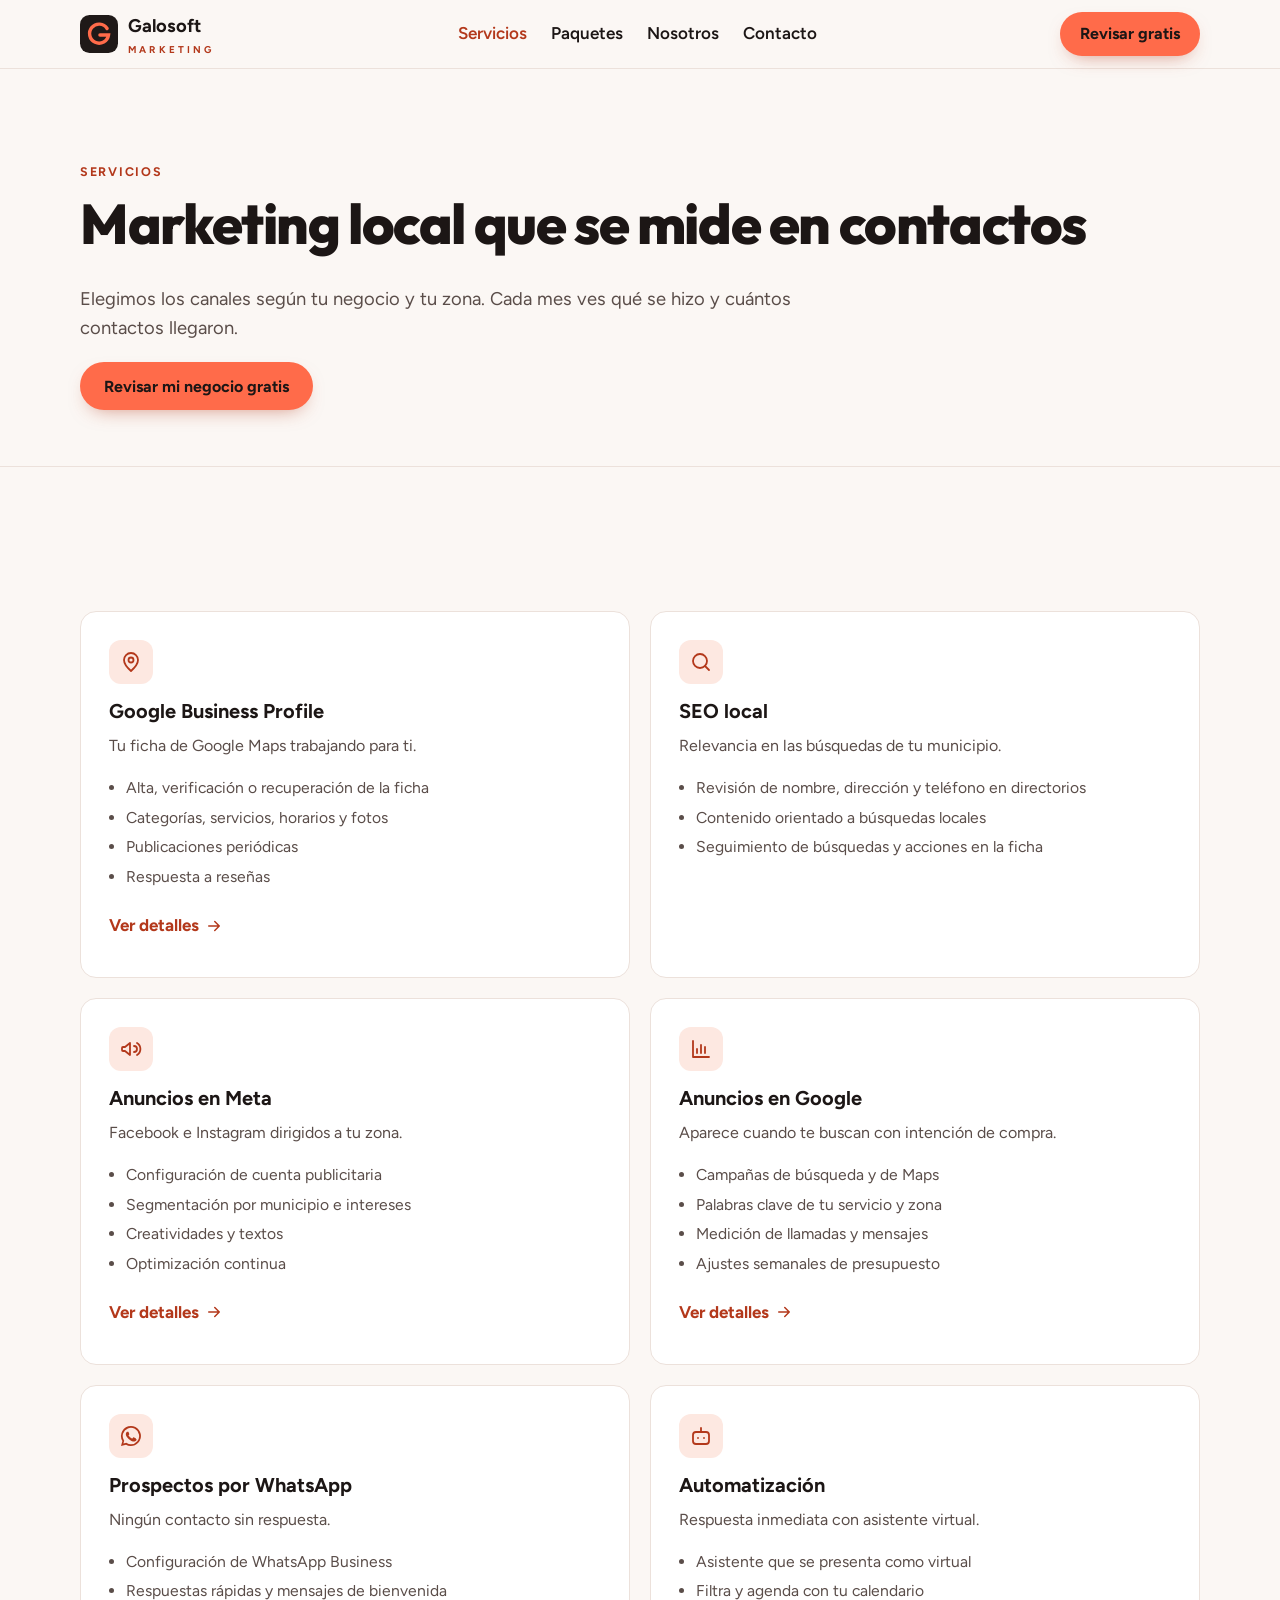
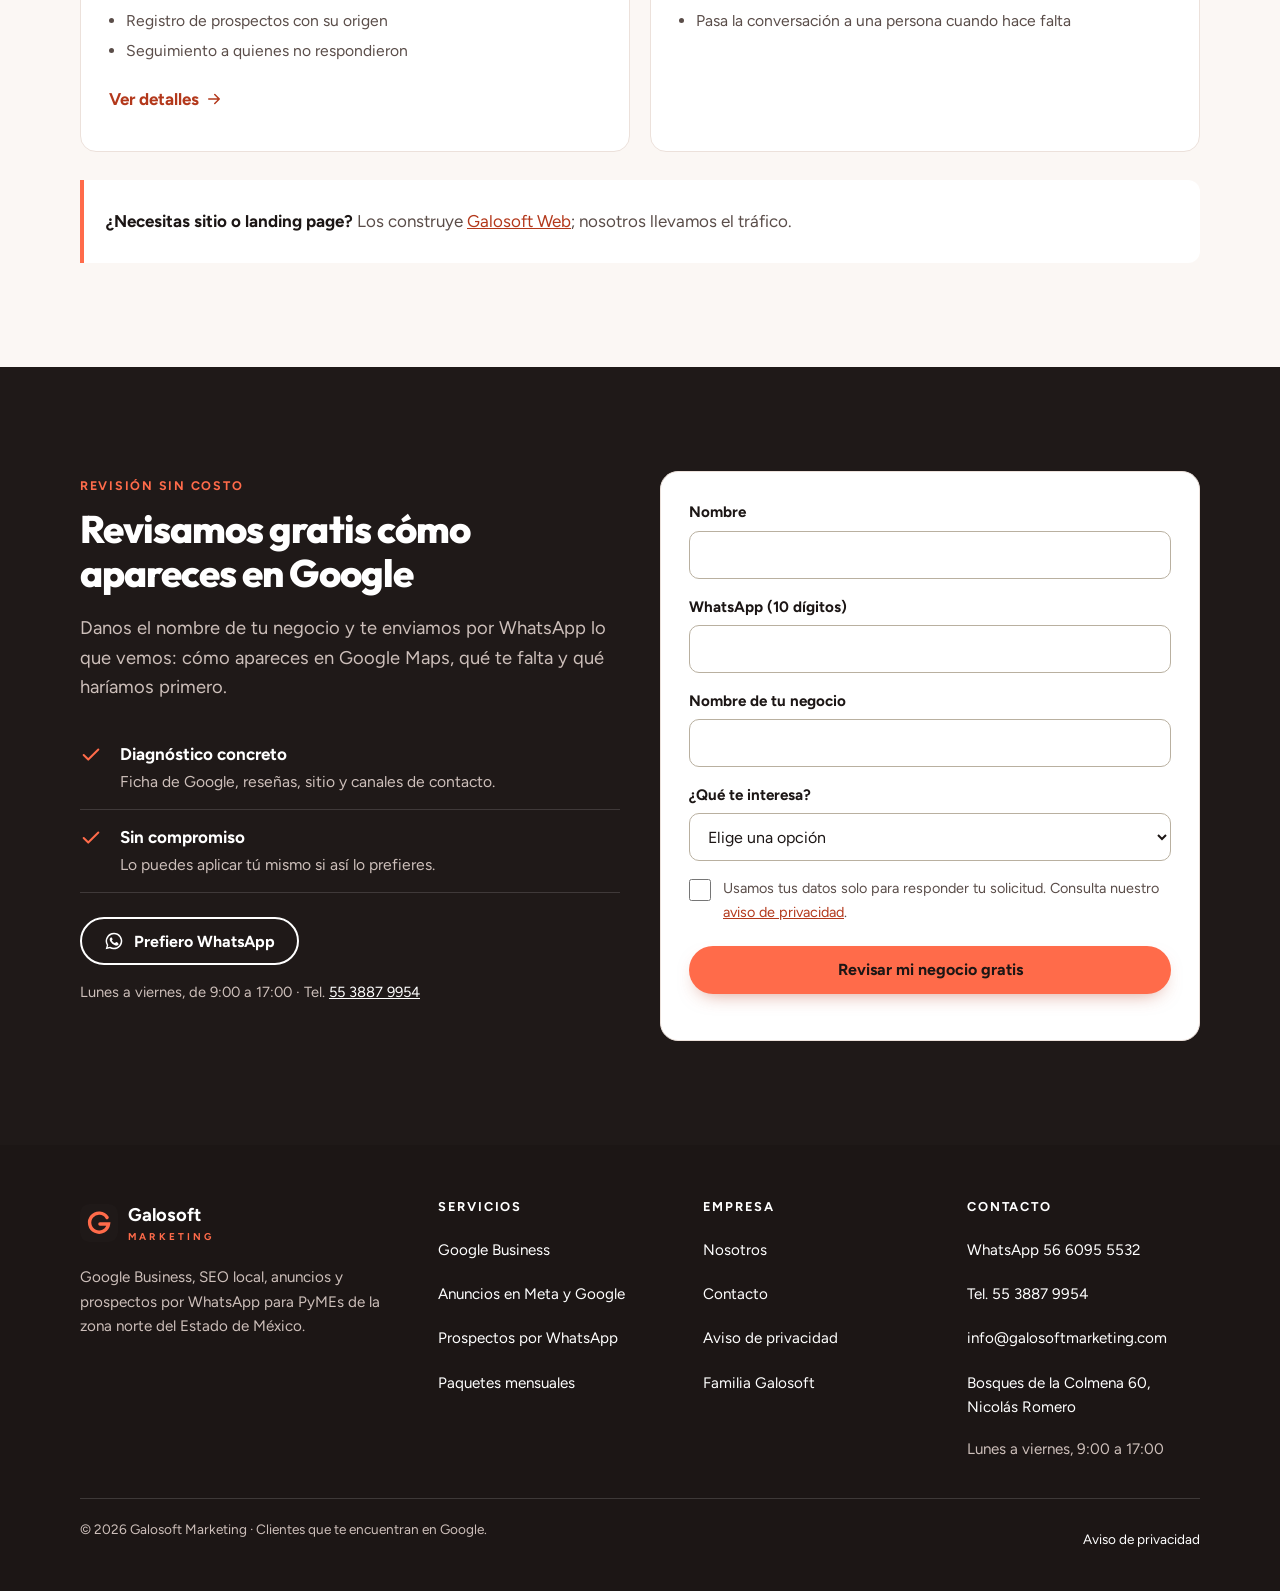
<file: servicios.html>
<!doctype html>
<html lang="es-MX">
<head>
<meta charset="utf-8">
<meta name="viewport" content="width=device-width,initial-scale=1">
<title>Servicios de marketing local para PyMEs | Galosoft Marketing</title>
<meta name="description" content="Google Business Profile, SEO local, anuncios en Facebook, Instagram y Google, y prospectos por WhatsApp para PyMEs de la zona norte del Estado de México.">
<link rel="canonical" href="https://galosoftmarketing.com/servicios.html">
<meta property="og:type" content="website">
<meta property="og:locale" content="es_MX">
<meta property="og:site_name" content="Galosoft Marketing">
<meta property="og:title" content="Servicios de marketing local para PyMEs | Galosoft Marketing">
<meta property="og:description" content="Google Business Profile, SEO local, anuncios en Facebook, Instagram y Google, y prospectos por WhatsApp para PyMEs de la zona norte del Estado de México.">
<meta property="og:url" content="https://galosoftmarketing.com/servicios.html">
<meta property="og:image" content="https://galosoftmarketing.com/assets/og-marketing.png">
<meta property="og:image:width" content="1200"><meta property="og:image:height" content="630">
<meta name="twitter:card" content="summary_large_image">
<meta name="theme-color" content="#1F1918">
<link rel="icon" href="assets/favicon.svg" type="image/svg+xml">
<link rel="apple-touch-icon" href="assets/apple-touch-icon.png">
<link rel="preconnect" href="https://fonts.googleapis.com">
<link rel="preconnect" href="https://fonts.gstatic.com" crossorigin>
<link rel="stylesheet" href="https://fonts.googleapis.com/css2?family=Outfit:wght@800&family=Figtree:wght@400;600;700&display=swap">
<link rel="stylesheet" href="assets/styles.css">
</head>
<body>
<a class="skip" href="#main">Saltar al contenido</a>
<header class="hdr"><div class="wrap"><a class="brand" href="index.html" aria-label="Galosoft Marketing, inicio"><svg viewBox="0 0 40 40" aria-hidden="true"><rect width="40" height="40" rx="10" fill="#1F1918"/><path d="M28.5 14.2A10 10 0 1 0 30 21h-9" fill="none" stroke="#FF6B4A" stroke-width="3.6" stroke-linecap="round"/></svg><span><b>Galosoft</b><small>MARKETING</small></span></a>
<nav class="nav" aria-label="Principal"><a href="servicios.html" aria-current=page>Servicios</a><a href="paquetes.html">Paquetes</a><a href="nosotros.html">Nosotros</a><a href="contacto.html">Contacto</a></nav>
<div class="hdr-cta"><a class="btn btn--primary" href="contacto.html#diagnostico">Revisar gratis</a>
<button class="menu-btn" type="button" aria-expanded="false" aria-controls="mnav" aria-label="Abrir menú"><svg viewBox="0 0 24 24" fill="none" stroke="currentColor" stroke-width="2" stroke-linecap="round" aria-hidden="true"><path d="M4 7h16M4 12h16M4 17h16"/></svg></button></div></div>
<nav class="mnav" id="mnav" aria-label="Menú móvil"><a href="index.html">Inicio</a><a href="servicios.html" aria-current=page>Servicios</a><a href="paquetes.html">Paquetes</a><a href="nosotros.html">Nosotros</a><a href="contacto.html">Contacto</a></nav></header>
<main id="main">
<section class="page-hero"><div class="wrap"><span class="kicker">Servicios</span>
<h1>Marketing local que se mide en contactos</h1>
<p class="lead">Elegimos los canales según tu negocio y tu zona. Cada mes ves qué se hizo y cuántos contactos llegaron.</p>
<div class="actions"><a class="btn btn--primary" href="contacto.html#diagnostico">Revisar mi negocio gratis</a></div></div></section>
<section class="sec"><div class="wrap"><div class="cards">
<article class="card"><div class="ico"><svg viewBox="0 0 24 24" fill="none" stroke="currentColor" stroke-width="1.8" stroke-linecap="round" stroke-linejoin="round" aria-hidden="true"><path d="M12 21s-7-6.2-7-11a7 7 0 0 1 14 0c0 4.8-7 11-7 11Z"/><circle cx="12" cy="10" r="2.5"/></svg></div><h3>Google Business Profile</h3><p>Tu ficha de Google Maps trabajando para ti.</p><ul><li>Alta, verificación o recuperación de la ficha</li><li>Categorías, servicios, horarios y fotos</li><li>Publicaciones periódicas</li><li>Respuesta a reseñas</li></ul><a class="more" href="google-business.html">Ver detalles <svg viewBox="0 0 24 24" fill="none" stroke="currentColor" stroke-width="2" stroke-linecap="round" stroke-linejoin="round" aria-hidden="true" width="18" height="18"><path d="M5 12h14M13 6l6 6-6 6"/></svg></a></article>
<article class="card"><div class="ico"><svg viewBox="0 0 24 24" fill="none" stroke="currentColor" stroke-width="1.8" stroke-linecap="round" stroke-linejoin="round" aria-hidden="true"><circle cx="11" cy="11" r="7"/><path d="m20 20-4-4"/></svg></div><h3>SEO local</h3><p>Relevancia en las búsquedas de tu municipio.</p><ul><li>Revisión de nombre, dirección y teléfono en directorios</li><li>Contenido orientado a búsquedas locales</li><li>Seguimiento de búsquedas y acciones en la ficha</li></ul></article>
<article class="card"><div class="ico"><svg viewBox="0 0 24 24" fill="none" stroke="currentColor" stroke-width="1.8" stroke-linecap="round" stroke-linejoin="round" aria-hidden="true"><path d="M3 11v2a1 1 0 0 0 1 1h2l5 4V6L6 10H4a1 1 0 0 0-1 1ZM15 9a3 3 0 0 1 0 6M18 6a7 7 0 0 1 0 12"/></svg></div><h3>Anuncios en Meta</h3><p>Facebook e Instagram dirigidos a tu zona.</p><ul><li>Configuración de cuenta publicitaria</li><li>Segmentación por municipio e intereses</li><li>Creatividades y textos</li><li>Optimización continua</li></ul><a class="more" href="anuncios.html">Ver detalles <svg viewBox="0 0 24 24" fill="none" stroke="currentColor" stroke-width="2" stroke-linecap="round" stroke-linejoin="round" aria-hidden="true" width="18" height="18"><path d="M5 12h14M13 6l6 6-6 6"/></svg></a></article>
<article class="card"><div class="ico"><svg viewBox="0 0 24 24" fill="none" stroke="currentColor" stroke-width="1.8" stroke-linecap="round" stroke-linejoin="round" aria-hidden="true"><path d="M4 20V4M4 20h16M8 16v-4M12 16V8M16 16v-6"/></svg></div><h3>Anuncios en Google</h3><p>Aparece cuando te buscan con intención de compra.</p><ul><li>Campañas de búsqueda y de Maps</li><li>Palabras clave de tu servicio y zona</li><li>Medición de llamadas y mensajes</li><li>Ajustes semanales de presupuesto</li></ul><a class="more" href="anuncios.html">Ver detalles <svg viewBox="0 0 24 24" fill="none" stroke="currentColor" stroke-width="2" stroke-linecap="round" stroke-linejoin="round" aria-hidden="true" width="18" height="18"><path d="M5 12h14M13 6l6 6-6 6"/></svg></a></article>
<article class="card"><div class="ico"><svg viewBox="0 0 24 24" fill="currentColor" aria-hidden="true"><path d="M12 2a10 10 0 0 0-8.6 15.1L2 22l5-1.3A10 10 0 1 0 12 2Zm0 18.2c-1.5 0-3-.4-4.3-1.2l-.3-.2-3 .8.8-2.9-.2-.3A8.2 8.2 0 1 1 12 20.2Zm4.5-6.1c-.2-.1-1.5-.7-1.7-.8-.2-.1-.4-.1-.6.1l-.8 1c-.1.2-.3.2-.5.1a6.7 6.7 0 0 1-3.3-2.9c-.3-.4.2-.4.7-1.3.1-.2 0-.3 0-.4l-.8-1.8c-.2-.5-.4-.4-.6-.4h-.5a1 1 0 0 0-.7.3 3 3 0 0 0-.9 2.2 5.2 5.2 0 0 0 1.1 2.7 11.8 11.8 0 0 0 4.5 4c1.7.7 2.3.8 3.2.6a2.7 2.7 0 0 0 1.8-1.3c.2-.4.2-.8.1-.9l-.5-.3Z"/></svg></div><h3>Prospectos por WhatsApp</h3><p>Ningún contacto sin respuesta.</p><ul><li>Configuración de WhatsApp Business</li><li>Respuestas rápidas y mensajes de bienvenida</li><li>Registro de prospectos con su origen</li><li>Seguimiento a quienes no respondieron</li></ul><a class="more" href="prospectos-whatsapp.html">Ver detalles <svg viewBox="0 0 24 24" fill="none" stroke="currentColor" stroke-width="2" stroke-linecap="round" stroke-linejoin="round" aria-hidden="true" width="18" height="18"><path d="M5 12h14M13 6l6 6-6 6"/></svg></a></article>
<article class="card"><div class="ico"><svg viewBox="0 0 24 24" fill="none" stroke="currentColor" stroke-width="1.8" stroke-linecap="round" stroke-linejoin="round" aria-hidden="true"><rect x="4" y="8" width="16" height="12" rx="3"/><path d="M12 4v4M9 14h.01M15 14h.01"/></svg></div><h3>Automatización</h3><p>Respuesta inmediata con asistente virtual.</p><ul><li>Asistente que se presenta como virtual</li><li>Filtra y agenda con tu calendario</li><li>Pasa la conversación a una persona cuando hace falta</li></ul></article>
</div>
<div class="callout"><b>¿Necesitas sitio o landing page?</b> Los construye <a href="https://galosoftweb.com">Galosoft Web</a>; nosotros llevamos el tráfico.</div>
</div></section>
<section class="sec sec--navy" id="diagnostico"><div class="wrap cta-box">
<div><span class="kicker">Revisión sin costo</span><h2>Revisamos gratis cómo apareces en Google</h2>
<p class="lead">Danos el nombre de tu negocio y te enviamos por WhatsApp lo que vemos: cómo apareces en Google Maps, qué te falta y qué haríamos primero.</p>
<ul class="checks" style="margin:24px 0">
<li style="border-color:rgba(255,255,255,.14)"><svg viewBox="0 0 24 24" fill="none" stroke="currentColor" stroke-width="2.2" stroke-linecap="round" stroke-linejoin="round" aria-hidden="true"><path d="M20 6 9 17l-5-5"/></svg><div><b style="color:#fff">Diagnóstico concreto</b><span style="color:var(--on-navy-muted)">Ficha de Google, reseñas, sitio y canales de contacto.</span></div></li>
<li style="border-color:rgba(255,255,255,.14)"><svg viewBox="0 0 24 24" fill="none" stroke="currentColor" stroke-width="2.2" stroke-linecap="round" stroke-linejoin="round" aria-hidden="true"><path d="M20 6 9 17l-5-5"/></svg><div><b style="color:#fff">Sin compromiso</b><span style="color:var(--on-navy-muted)">Lo puedes aplicar tú mismo si así lo prefieres.</span></div></li>
</ul>
<div class="actions"><a class="btn btn--ghost" href="https://wa.me/525660955532?text=Hola%2C%20vengo%20de%20la%20p%C3%A1gina%20de%20Galosoft%20Marketing%20y%20quiero%20que%20revisen%20mi%20negocio%20en%20Google."><svg viewBox="0 0 24 24" fill="currentColor" aria-hidden="true"><path d="M12 2a10 10 0 0 0-8.6 15.1L2 22l5-1.3A10 10 0 1 0 12 2Zm0 18.2c-1.5 0-3-.4-4.3-1.2l-.3-.2-3 .8.8-2.9-.2-.3A8.2 8.2 0 1 1 12 20.2Zm4.5-6.1c-.2-.1-1.5-.7-1.7-.8-.2-.1-.4-.1-.6.1l-.8 1c-.1.2-.3.2-.5.1a6.7 6.7 0 0 1-3.3-2.9c-.3-.4.2-.4.7-1.3.1-.2 0-.3 0-.4l-.8-1.8c-.2-.5-.4-.4-.6-.4h-.5a1 1 0 0 0-.7.3 3 3 0 0 0-.9 2.2 5.2 5.2 0 0 0 1.1 2.7 11.8 11.8 0 0 0 4.5 4c1.7.7 2.3.8 3.2.6a2.7 2.7 0 0 0 1.8-1.3c.2-.4.2-.8.1-.9l-.5-.3Z"/></svg>Prefiero WhatsApp</a></div>
<p class="note" style="color:var(--on-navy-muted);margin-top:16px">Lunes a viernes, de 9:00 a 17:00 · Tel. <a href="tel:+525538879954" style="color:#fff">55 3887 9954</a></p></div>
<form class="form lead" novalidate data-origen="servicios">
<label>Nombre<input name="nombre" autocomplete="name" required></label>
<label>WhatsApp (10 dígitos)<input name="telefono" type="tel" inputmode="tel" autocomplete="tel-national" pattern="[0-9 ]{10,14}" required></label>
<label>Nombre de tu negocio<input name="negocio" autocomplete="organization" required></label>
<label>¿Qué te interesa?<select name="interes" required><option value="">Elige una opción</option><option value="google">Aparecer en Google Maps</option><option value="meta">Anuncios en Facebook e Instagram</option><option value="gads">Anuncios en Google</option><option value="whatsapp">Responder prospectos por WhatsApp</option><option value="asesoria">No sé, quiero asesoría</option></select></label>
<div class="hp" aria-hidden="true"><label>Sitio web<input name="sitio_web" tabindex="-1" autocomplete="off"></label></div>
<label class="consent"><input type="checkbox" name="acepto" value="si" required><span>Usamos tus datos solo para responder tu solicitud. Consulta nuestro <a href="aviso-de-privacidad.html">aviso de privacidad</a>.</span></label>
<button class="btn btn--primary" type="submit">Revisar mi negocio gratis</button>
<p class="lead-status" id="lead-status-servicios" role="status" aria-live="polite"></p>
</form>
</div></section>
</main>
<footer class="ftr"><div class="wrap">
<div class="cols">
<div><a class="brand" href="index.html" aria-label="Galosoft Marketing, inicio"><svg viewBox="0 0 40 40" aria-hidden="true"><rect width="40" height="40" rx="10" fill="#1F1918"/><path d="M28.5 14.2A10 10 0 1 0 30 21h-9" fill="none" stroke="#FF6B4A" stroke-width="3.6" stroke-linecap="round"/></svg><span><b>Galosoft</b><small>MARKETING</small></span></a><p style="margin-top:16px;max-width:34ch">Google Business, SEO local, anuncios y prospectos por WhatsApp para PyMEs de la zona norte del Estado de México.</p></div>
<div><h4>Servicios</h4><ul><li><a href="google-business.html">Google Business</a></li><li><a href="anuncios.html">Anuncios en Meta y Google</a></li><li><a href="prospectos-whatsapp.html">Prospectos por WhatsApp</a></li><li><a href="paquetes.html">Paquetes mensuales</a></li></ul></div>
<div><h4>Empresa</h4><ul><li><a href="nosotros.html">Nosotros</a></li><li><a href="contacto.html">Contacto</a></li><li><a href="aviso-de-privacidad.html">Aviso de privacidad</a></li><li><a href="https://galosoft.com">Familia Galosoft</a></li></ul></div>
<div><h4>Contacto</h4><ul><li><a href="https://wa.me/525660955532?text=Hola%2C%20vengo%20de%20la%20p%C3%A1gina%20de%20Galosoft%20Marketing%20y%20quiero%20informaci%C3%B3n.">WhatsApp 56 6095 5532</a></li><li><a href="tel:+525538879954">Tel. 55 3887 9954</a></li><li><a href="mailto:info@galosoftmarketing.com">info@galosoftmarketing.com</a></li><li><a href="https://www.google.com/maps/search/?api=1&query=Bosques%20de%20la%20Colmena%2060%2C%20Nicol%C3%A1s%20Romero%2C%2054474%2C%20Estado%20de%20M%C3%A9xico">Bosques de la Colmena 60, Nicolás Romero</a></li></ul><p style="margin:8px 0 0">Lunes a viernes, 9:00 a 17:00</p></div>
</div>
<div class="bottom"><span>© 2026 Galosoft Marketing · Clientes que te encuentran en Google.</span><a href="aviso-de-privacidad.html">Aviso de privacidad</a></div>
</div></footer>
<a class="wa-float" href="https://wa.me/525660955532?text=Hola%2C%20vengo%20de%20la%20p%C3%A1gina%20de%20Galosoft%20Marketing%20y%20quiero%20informaci%C3%B3n." aria-label="Escribir por WhatsApp"><svg viewBox="0 0 24 24" fill="currentColor" aria-hidden="true"><path d="M12 2a10 10 0 0 0-8.6 15.1L2 22l5-1.3A10 10 0 1 0 12 2Zm0 18.2c-1.5 0-3-.4-4.3-1.2l-.3-.2-3 .8.8-2.9-.2-.3A8.2 8.2 0 1 1 12 20.2Zm4.5-6.1c-.2-.1-1.5-.7-1.7-.8-.2-.1-.4-.1-.6.1l-.8 1c-.1.2-.3.2-.5.1a6.7 6.7 0 0 1-3.3-2.9c-.3-.4.2-.4.7-1.3.1-.2 0-.3 0-.4l-.8-1.8c-.2-.5-.4-.4-.6-.4h-.5a1 1 0 0 0-.7.3 3 3 0 0 0-.9 2.2 5.2 5.2 0 0 0 1.1 2.7 11.8 11.8 0 0 0 4.5 4c1.7.7 2.3.8 3.2.6a2.7 2.7 0 0 0 1.8-1.3c.2-.4.2-.8.1-.9l-.5-.3Z"/></svg></a>
<script src="assets/main.js" defer></script>
</body>
</html>
</file>
<file: assets/styles.css>
/* Galosoft Marketing · tokens (mismo sistema que Contable, Support y Web) */
:root{
  --bg:#FBF7F4;          /* blanco cálido */
  --surface:#FFFFFF;
  --ink:#1C1615;         /* texto principal (16.8:1) */
  --muted:#5A4D49;       /* texto secundario (7.6:1) */
  --navy:#1F1918;        /* carbón cálido para bandas oscuras */
  --on-navy-muted:#CDBFBA;
  --green:#B3381B;       /* coral profundo: enlaces e íconos sobre claro (5.6:1) */
  --green-hover:#922D15;
  --green-soft:#FDE8E1;
  --gold:#FF6B4A;        /* coral: botones con texto oscuro (6.3:1) y acentos sobre carbón (6.2:1) */
  --gold-deep:#B3381B;
  --line:#ECE1DB;
  --radius:16px;
  --serif:"Outfit",system-ui,-apple-system,"Segoe UI",Roboto,Arial,sans-serif;
  --sans:"Figtree",system-ui,-apple-system,"Segoe UI",Roboto,Arial,sans-serif;
  --wrap:1160px;
}
*,*::before,*::after{box-sizing:border-box}
html{-webkit-text-size-adjust:100%;scroll-behavior:smooth}
body{margin:0;background:var(--bg);color:var(--ink);font:400 1.0625rem/1.6 var(--sans)}
img,svg{display:block;max-width:100%}
a{color:var(--green)}
h1,h2,h3{font-family:var(--serif);font-weight:600;line-height:1.15;letter-spacing:-.01em;margin:0 0 .5em}
h1{font-size:clamp(2.1rem,5.2vw,3.5rem)}
h2{font-size:clamp(1.65rem,3.4vw,2.4rem)}
h3{font-size:1.25rem;font-family:var(--sans);font-weight:700;letter-spacing:0}
p{margin:0 0 1em}
.wrap{max-width:var(--wrap);margin:0 auto;padding:0 20px}
.sec{padding:clamp(64px,9vw,104px) 0}
.sec--white{background:var(--surface)}
.sec--navy{background:var(--navy);color:#fff}
.sec--navy p,.sec--navy li{color:var(--on-navy-muted)}
.sec--navy h2,.sec--navy h3{color:#fff}
.kicker{display:inline-block;font:700 .78rem/1 var(--sans);letter-spacing:.14em;text-transform:uppercase;color:var(--gold-deep);margin-bottom:14px}
.sec--navy .kicker{color:var(--gold)}
.lead{font-size:1.15rem;color:var(--muted);max-width:60ch}
.sec--navy .lead{color:var(--on-navy-muted)}
.center{text-align:center}.center .lead{margin-inline:auto}
:focus-visible{outline:3px solid var(--gold);outline-offset:3px;border-radius:6px}
.skip{position:absolute;left:-9999px}.skip:focus{left:12px;top:12px;z-index:99;background:#fff;padding:10px 14px}

/* Botones */
.btn{display:inline-flex;align-items:center;justify-content:center;gap:10px;min-height:48px;padding:12px 22px;border-radius:999px;font:700 1rem/1.2 var(--sans);text-decoration:none;white-space:nowrap;border:2px solid transparent;cursor:pointer;transition:background .2s,transform .2s,border-color .2s}
.btn--primary{background:var(--green);color:#fff}
.btn--primary:hover{background:var(--green-hover);transform:translateY(-2px)}
.btn--ghost{background:transparent;color:var(--ink);border-color:var(--ink)}
.btn--ghost:hover{border-color:var(--green);color:var(--green)}
.sec--navy .btn--ghost{color:#fff;border-color:#fff}
.btn svg{width:20px;height:20px;flex:none}
.actions{display:flex;flex-wrap:wrap;gap:12px;align-items:center}
.note{font-size:.92rem;color:var(--muted)}

/* Encabezado */
.hdr{position:sticky;top:0;z-index:50;background:rgba(251,247,244,.94);backdrop-filter:saturate(1.4) blur(8px);border-bottom:1px solid var(--line)}
.hdr .wrap{display:flex;align-items:center;justify-content:space-between;gap:16px;min-height:68px}
.brand{display:flex;align-items:center;gap:10px;min-height:44px;text-decoration:none;color:var(--ink);white-space:nowrap}
.brand svg{width:38px;height:38px}
.brand b{font:700 1.15rem/1 var(--sans);letter-spacing:-.01em}
.brand small{display:block;font:700 .62rem/1 var(--sans);letter-spacing:.32em;color:var(--gold-deep);margin-top:4px}
.nav{display:none}
.nav a{color:var(--ink);text-decoration:none;font-weight:600;padding:12px 10px;white-space:nowrap}
.nav a:hover,.nav a[aria-current=page]{color:var(--green)}
.hdr-cta{display:flex;align-items:center;gap:8px}
.hdr-cta .btn{min-height:44px;padding:10px 18px}
.menu-btn{display:inline-flex;align-items:center;justify-content:center;width:44px;height:44px;border:1px solid var(--line);border-radius:10px;background:var(--surface);cursor:pointer}
.menu-btn svg{width:22px;height:22px}
.mnav{display:none;border-top:1px solid var(--line);background:var(--bg)}
.mnav.open{display:block}
.mnav a{display:block;padding:14px 20px;min-height:48px;color:var(--ink);text-decoration:none;font-weight:600;border-bottom:1px solid var(--line)}
@media (min-width:1000px){.nav{display:flex;gap:4px}.menu-btn,.mnav,.mnav.open{display:none}}
@media (max-width:420px){.hdr-cta .btn{padding:10px 14px}.brand b{font-size:1.02rem}}

/* Hero */
.hero{padding:clamp(48px,7vw,96px) 0 clamp(56px,8vw,100px)}
.hero .grid{display:grid;gap:48px;align-items:center}
@media (min-width:1000px){.hero .grid{grid-template-columns:1.15fr .85fr}}
.hero h1 em{font-style:normal;color:var(--green)}
.hero .lead{margin-bottom:28px}
.proof{display:flex;flex-wrap:wrap;gap:10px 22px;margin-top:26px;padding:0;list-style:none;font-size:.95rem;color:var(--muted)}
.proof li{display:flex;align-items:center;gap:8px}
.proof svg{width:18px;height:18px;color:var(--green)}

/* Tarjeta "Tu mes fiscal" */
.ledger{background:var(--surface);border:1px solid var(--line);border-radius:18px;box-shadow:0 18px 50px -24px rgba(20,41,74,.35);overflow:hidden}
.ledger header{background:var(--navy);color:#fff;padding:18px 22px;display:flex;justify-content:space-between;align-items:baseline;gap:12px}
.ledger header b{font-family:var(--serif);font-size:1.2rem;font-weight:600}
.ledger header span{color:var(--gold);font:700 .75rem/1 var(--sans);letter-spacing:.14em;text-transform:uppercase}
.ledger ol{list-style:none;margin:0;padding:6px 22px 14px}
.ledger li{display:grid;grid-template-columns:58px 1fr auto;gap:14px;align-items:center;padding:14px 0;border-bottom:1px dashed var(--line)}
.ledger li:last-child{border-bottom:0}
.ledger .day{font:600 1.5rem/1 var(--serif);color:var(--navy)}
.ledger .day small{display:block;font:700 .62rem/1.4 var(--sans);letter-spacing:.1em;color:var(--muted);text-transform:uppercase}
.ledger .what{font-weight:600;font-size:.98rem;line-height:1.35}
.ledger .what small{display:block;font-weight:400;color:var(--muted);font-size:.85rem}
.ok{display:inline-flex;align-items:center;gap:6px;background:var(--green-soft);color:var(--green);font:700 .78rem/1 var(--sans);padding:7px 10px;border-radius:999px;white-space:nowrap}
.ledger footer{padding:12px 22px;background:var(--bg);font-size:.8rem;color:var(--muted)}

/* Rejillas y tarjetas */
.cards{display:grid;gap:20px;margin-top:40px}
@media (min-width:700px){.cards{grid-template-columns:repeat(2,minmax(0,1fr))}}
@media (min-width:1000px){.cards--3{grid-template-columns:repeat(3,minmax(0,1fr))}}
.card{background:var(--surface);border:1px solid var(--line);border-radius:var(--radius);padding:28px;transition:border-color .2s,transform .2s;min-width:0}
.sec--white .card{background:var(--bg)}
.card:hover{border-color:var(--green);transform:translateY(-2px)}
.card .ico{width:44px;height:44px;border-radius:12px;background:var(--green-soft);color:var(--green);display:grid;place-items:center;margin-bottom:16px}
.card .ico svg{width:24px;height:24px}
.card p{color:var(--muted);font-size:1rem}
.card ul{margin:0;padding-left:1.1em;color:var(--muted);font-size:.98rem}
.card ul li{margin:.3em 0}
.tag{display:inline-block;font:700 .72rem/1 var(--sans);letter-spacing:.1em;text-transform:uppercase;color:var(--gold-deep);margin-bottom:10px}
.card .more{display:inline-flex;align-items:center;gap:6px;margin-top:8px;padding:10px 0;font-weight:700;text-decoration:none;min-height:44px}

/* Calendario mensual (banda marina) */
.cal{display:grid;gap:16px;margin-top:40px}
@media (min-width:700px){.cal{grid-template-columns:repeat(2,minmax(0,1fr))}}
@media (min-width:1000px){.cal{grid-template-columns:repeat(4,minmax(0,1fr))}}
.cal div{border:1px solid rgba(255,255,255,.18);border-radius:var(--radius);padding:24px;min-width:0}
.cal b{display:block;font:600 2.4rem/1 var(--serif);color:var(--gold);margin-bottom:6px}
.cal span{display:block;font:700 .75rem/1.3 var(--sans);letter-spacing:.1em;text-transform:uppercase;color:#fff;margin-bottom:10px}
.cal p{font-size:.98rem;margin:0}
.fine{font-size:.85rem;margin-top:24px}

/* Pasos */
.steps{counter-reset:s;display:grid;gap:20px;margin-top:40px;padding:0;list-style:none}
@media (min-width:1000px){.steps{grid-template-columns:repeat(3,minmax(0,1fr))}}
.steps li{position:relative;padding:28px 28px 28px 84px;background:var(--surface);border:1px solid var(--line);border-radius:var(--radius);min-width:0}
.steps li::before{counter-increment:s;content:counter(s);position:absolute;left:24px;top:24px;width:42px;height:42px;border-radius:50%;background:var(--navy);color:var(--gold);display:grid;place-items:center;font:600 1.2rem/1 var(--serif)}
.steps h3{margin-bottom:.35em}.steps p{color:var(--muted);margin:0;font-size:1rem}

/* Confianza */
.trust{display:grid;gap:28px;align-items:start}
@media (min-width:1000px){.trust{grid-template-columns:1fr 1fr}}
.cred{background:var(--navy);color:#fff;border-radius:18px;padding:32px}
.cred .kicker{color:var(--gold)}
.cred p{color:var(--on-navy-muted)}
.cred .num{font:600 2rem/1.1 var(--serif);color:#fff;margin:6px 0 14px}
.cred a{color:#fff}
.checks{list-style:none;margin:0;padding:0}
.checks li{display:grid;grid-template-columns:28px 1fr;gap:12px;padding:14px 0;border-bottom:1px solid var(--line)}
.checks svg{width:22px;height:22px;color:var(--green);margin-top:3px}
.checks b{display:block}
.checks span{color:var(--muted);font-size:.98rem}

/* FAQ */
.faq{max-width:820px;margin:40px auto 0}
.faq details{border-bottom:1px solid var(--line)}
.faq summary{list-style:none;cursor:pointer;display:flex;justify-content:space-between;align-items:center;gap:16px;min-height:56px;padding:16px 0;font-weight:700;font-size:1.08rem}
.faq summary::-webkit-details-marker{display:none}
.faq summary::after{content:"+";font:400 1.6rem/1 var(--serif);color:var(--green);flex:none;transition:transform .2s}
.faq details[open] summary::after{transform:rotate(45deg)}
.faq details p{color:var(--muted);padding-bottom:16px;margin:0;max-width:68ch}

/* Formulario */
.cta-box{display:grid;gap:40px;align-items:start}
@media (min-width:1000px){.cta-box{grid-template-columns:1fr 1fr}}
.form{background:var(--surface);color:var(--ink);border-radius:18px;padding:28px;border:1px solid var(--line)}
.form label{display:block;font-weight:700;font-size:.95rem;margin-bottom:16px}
.form input,.form select{display:block;width:100%;margin-top:6px;min-height:48px;padding:10px 14px;border:1.5px solid #B9B0A0;border-radius:10px;font:400 1rem/1.3 var(--sans);color:var(--ink);background:#fff}
.form select{max-width:100%;text-overflow:ellipsis}
.form input:focus,.form select:focus{border-color:var(--green);outline:3px solid rgba(11,107,75,.2);outline-offset:0}
.form input:user-invalid,.form select:user-invalid{border-color:#B42318}
.err{display:block;color:#B42318;font-weight:600;font-size:.86rem;margin-top:6px}
.consent{display:grid!important;grid-template-columns:24px 1fr;gap:10px;align-items:start;font-weight:400!important;font-size:.9rem!important;color:var(--muted)}
.consent input{width:22px;height:22px;min-height:0;margin:2px 0 0;accent-color:var(--green)}
.form .btn{width:100%;margin-top:6px}
.hp{position:absolute!important;left:-10000px!important;width:1px;height:1px;overflow:hidden}
#lead-status{margin:12px 0 0;font-weight:600;color:var(--green)}
.sec--navy .cta-box .lead{color:var(--on-navy-muted)}

/* Listas de trámites */
.tlist{display:grid;gap:16px;margin-top:32px}
@media (min-width:700px){.tlist{grid-template-columns:repeat(2,minmax(0,1fr))}}
.titem{background:var(--surface);border:1px solid var(--line);border-radius:var(--radius);padding:22px 24px;display:flex;flex-direction:column;gap:6px;min-width:0}
.titem h3{margin:0}
.titem p{color:var(--muted);margin:0 0 6px;font-size:.98rem}
.titem a{align-self:flex-start;display:inline-flex;align-items:center;gap:8px;min-height:44px;font-weight:700;text-decoration:none}
.titem a svg{width:18px;height:18px}
.callout{border-left:4px solid var(--gold);background:var(--surface);padding:18px 22px;border-radius:0 12px 12px 0;margin-top:28px;color:var(--muted)}
.callout b{color:var(--ink)}

/* Página interior */
.page-hero{padding:clamp(48px,7vw,88px) 0 clamp(32px,5vw,56px);border-bottom:1px solid var(--line)}
.prose{max-width:760px}
.prose h2{font-size:1.5rem;margin-top:1.8em}
.prose ul{padding-left:1.2em}.prose li{margin:.35em 0}
.split{display:grid;gap:40px}
@media (min-width:1000px){.split{grid-template-columns:1.1fr .9fr}}
.contact-list{list-style:none;padding:0;margin:0}
.contact-list li{padding:16px 0;border-bottom:1px solid var(--line)}
.contact-list b{display:block;font-size:.8rem;letter-spacing:.1em;text-transform:uppercase;color:var(--gold-deep)}
.contact-list a{display:inline-block;padding:11px 0;font-weight:600}
.ph{outline:2px dashed #B42318;outline-offset:2px;background:#FFF4E5}

/* Pie */
.ftr{background:var(--ink);color:var(--on-navy-muted);padding:56px 0 28px;font-size:.95rem}
.ftr .cols{display:grid;gap:32px}
@media (min-width:700px){.ftr .cols{grid-template-columns:repeat(2,minmax(0,1fr))}}
@media (min-width:1000px){.ftr .cols{grid-template-columns:1.4fr 1fr 1fr 1fr}}
.ftr h4{color:#fff;font:700 .8rem/1 var(--sans);letter-spacing:.14em;text-transform:uppercase;margin:0 0 14px}
.ftr ul{list-style:none;margin:0;padding:0}
.ftr a{color:#fff;text-decoration:none;display:inline-block;padding:10px 0;min-height:44px}
.ftr a:hover{color:var(--gold)}
.ftr .brand{color:#fff}.ftr .brand small{color:var(--gold)}
.ftr .bottom{border-top:1px solid rgba(255,255,255,.15);margin-top:36px;padding-top:20px;display:flex;flex-wrap:wrap;gap:8px 24px;justify-content:space-between;font-size:.85rem}

/* WhatsApp flotante (móvil) */
.wa-float{position:fixed;right:16px;bottom:16px;z-index:60;width:56px;height:56px;border-radius:50%;background:var(--green);color:#fff;display:grid;place-items:center;box-shadow:0 10px 24px -8px rgba(0,0,0,.4)}
.wa-float svg{width:28px;height:28px}
@media (min-width:1000px){.wa-float{display:none}}

/* Landing: encabezado mínimo */
.hdr--min .wrap{min-height:64px}

@media (prefers-reduced-motion:reduce){*{transition:none!important;scroll-behavior:auto!important}}

/* Ajustes tras revisión visual */
.sec--navy .form,.sec--navy .form label{color:var(--ink)}
.sec--navy .form .consent{color:var(--muted)}
.sec--navy .checks svg{color:var(--gold)}
.ftr .brand{display:inline-flex;padding:0}
@media (max-width:420px){.ledger li{grid-template-columns:52px 1fr;}.ledger .ok{grid-column:2;justify-self:start}}

/* ---- Galosoft Marketing ---- */
h1,h2{font-weight:800;letter-spacing:-.025em}
.btn--primary{background:var(--gold);color:var(--ink);box-shadow:0 8px 20px -10px rgba(179,56,27,.6)}
.btn--primary:hover{background:#FF8A6E}
.wa-float{background:var(--gold);color:var(--ink)}
.sec--navy .form,.sec--navy .form label{color:var(--ink)}
.sec--navy .form .consent{color:var(--muted)}
.sec--navy .checks svg{color:var(--gold)}
.ftr .brand{display:inline-flex;padding:0}
@media (max-width:420px){.ledger li{grid-template-columns:52px 1fr}.ledger .ok{grid-column:2;justify-self:start}}
.ledger header{background:var(--navy)}
.ledger .day{font-family:var(--serif);font-weight:800;color:var(--green)}
.hero h1 em{color:var(--green)}
.more{display:inline-flex;align-items:center;gap:6px;min-height:44px;font-weight:700;text-decoration:none}
.callout a{display:inline-block;padding:10px 0}
.plans{display:grid;gap:20px;margin-top:40px}
@media (min-width:1000px){.plans{grid-template-columns:repeat(3,minmax(0,1fr))}}
.plan{background:var(--surface);border:1px solid var(--line);border-radius:var(--radius);padding:28px;display:flex;flex-direction:column;gap:10px;min-width:0}
.plan--hl{border:2px solid var(--green)}
.plan .freq{font:700 .78rem/1 var(--sans);color:var(--green);letter-spacing:.12em;text-transform:uppercase}
.plan ul{margin:0;padding-left:1.1em;color:var(--muted)}
.plan .btn{margin-top:auto;align-self:flex-start}
.rules{background:var(--surface);border:1px solid var(--line);border-left:4px solid var(--gold);border-radius:0 12px 12px 0;padding:20px 24px;margin-top:28px}
.rules ul{margin:8px 0 0;padding-left:1.1em;color:var(--muted)}
@media (min-width:1000px){.boundary{grid-template-columns:1fr 1fr}}
</file>
